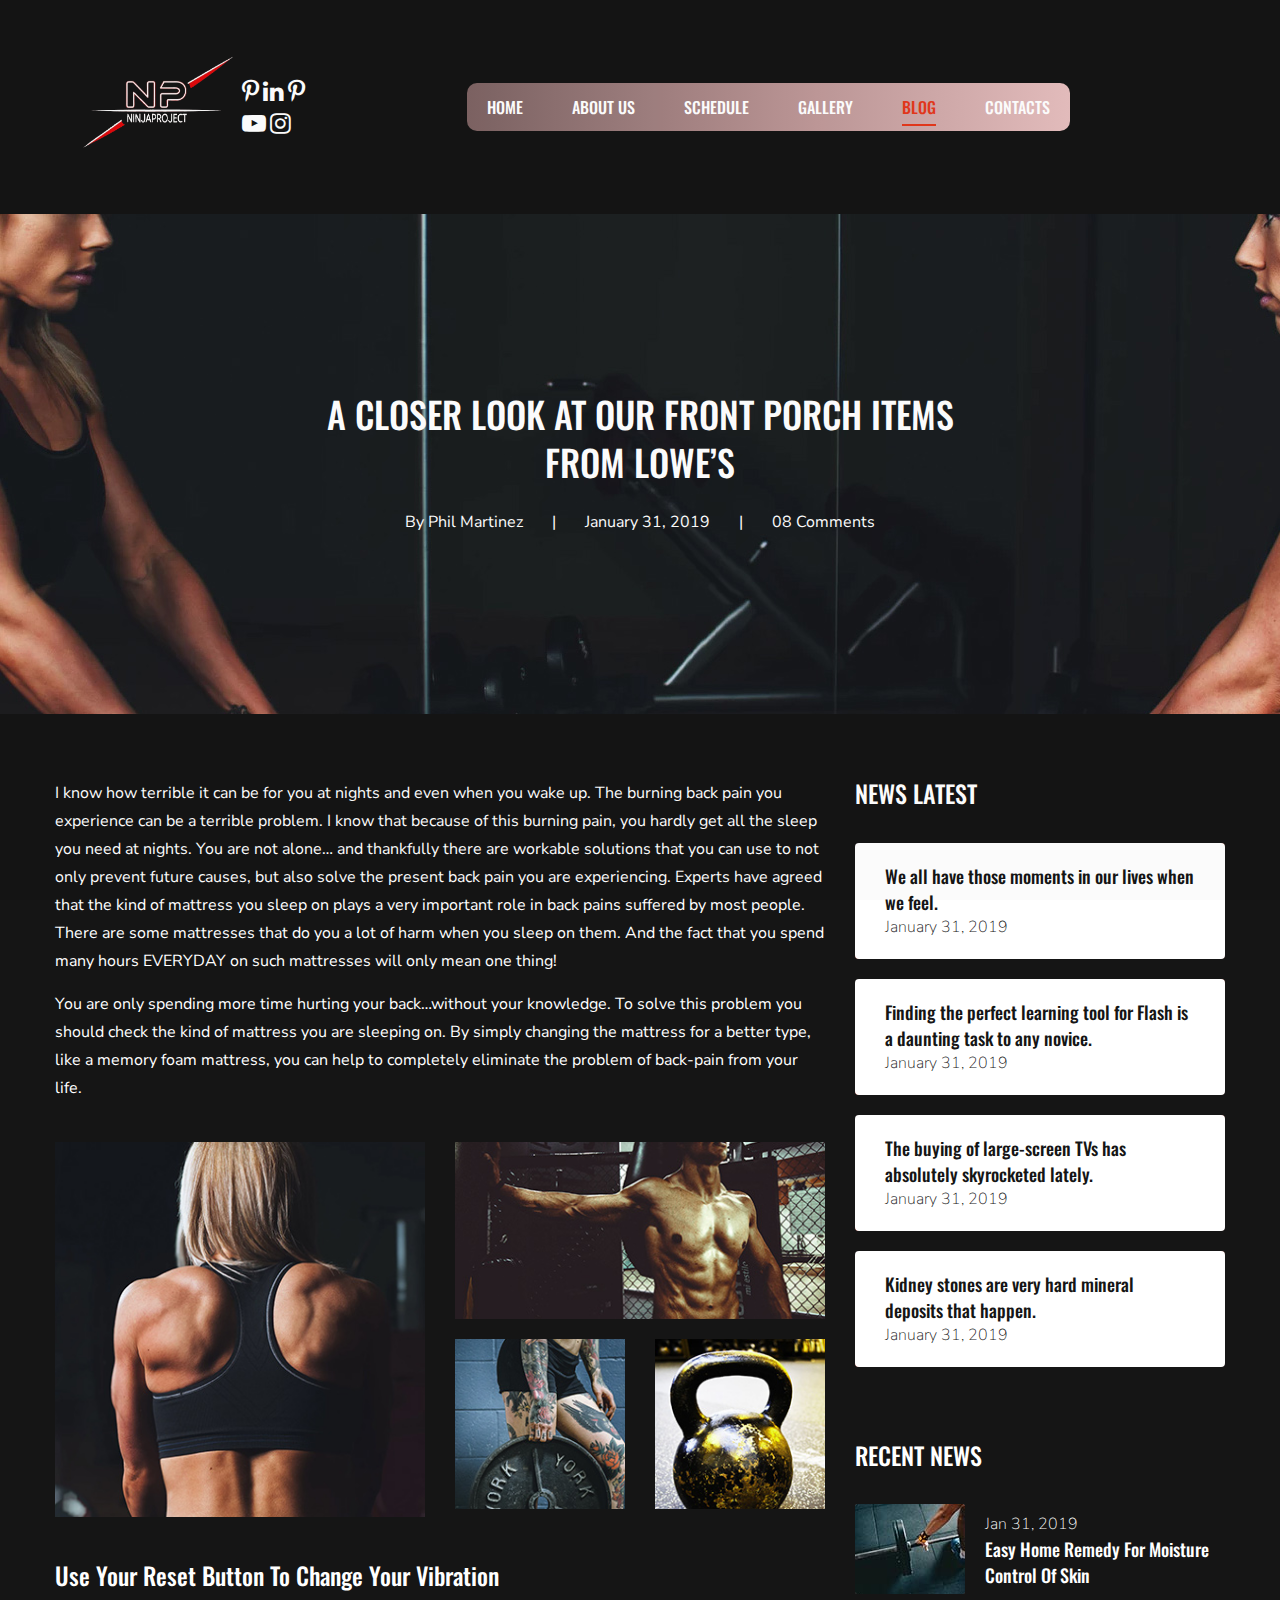
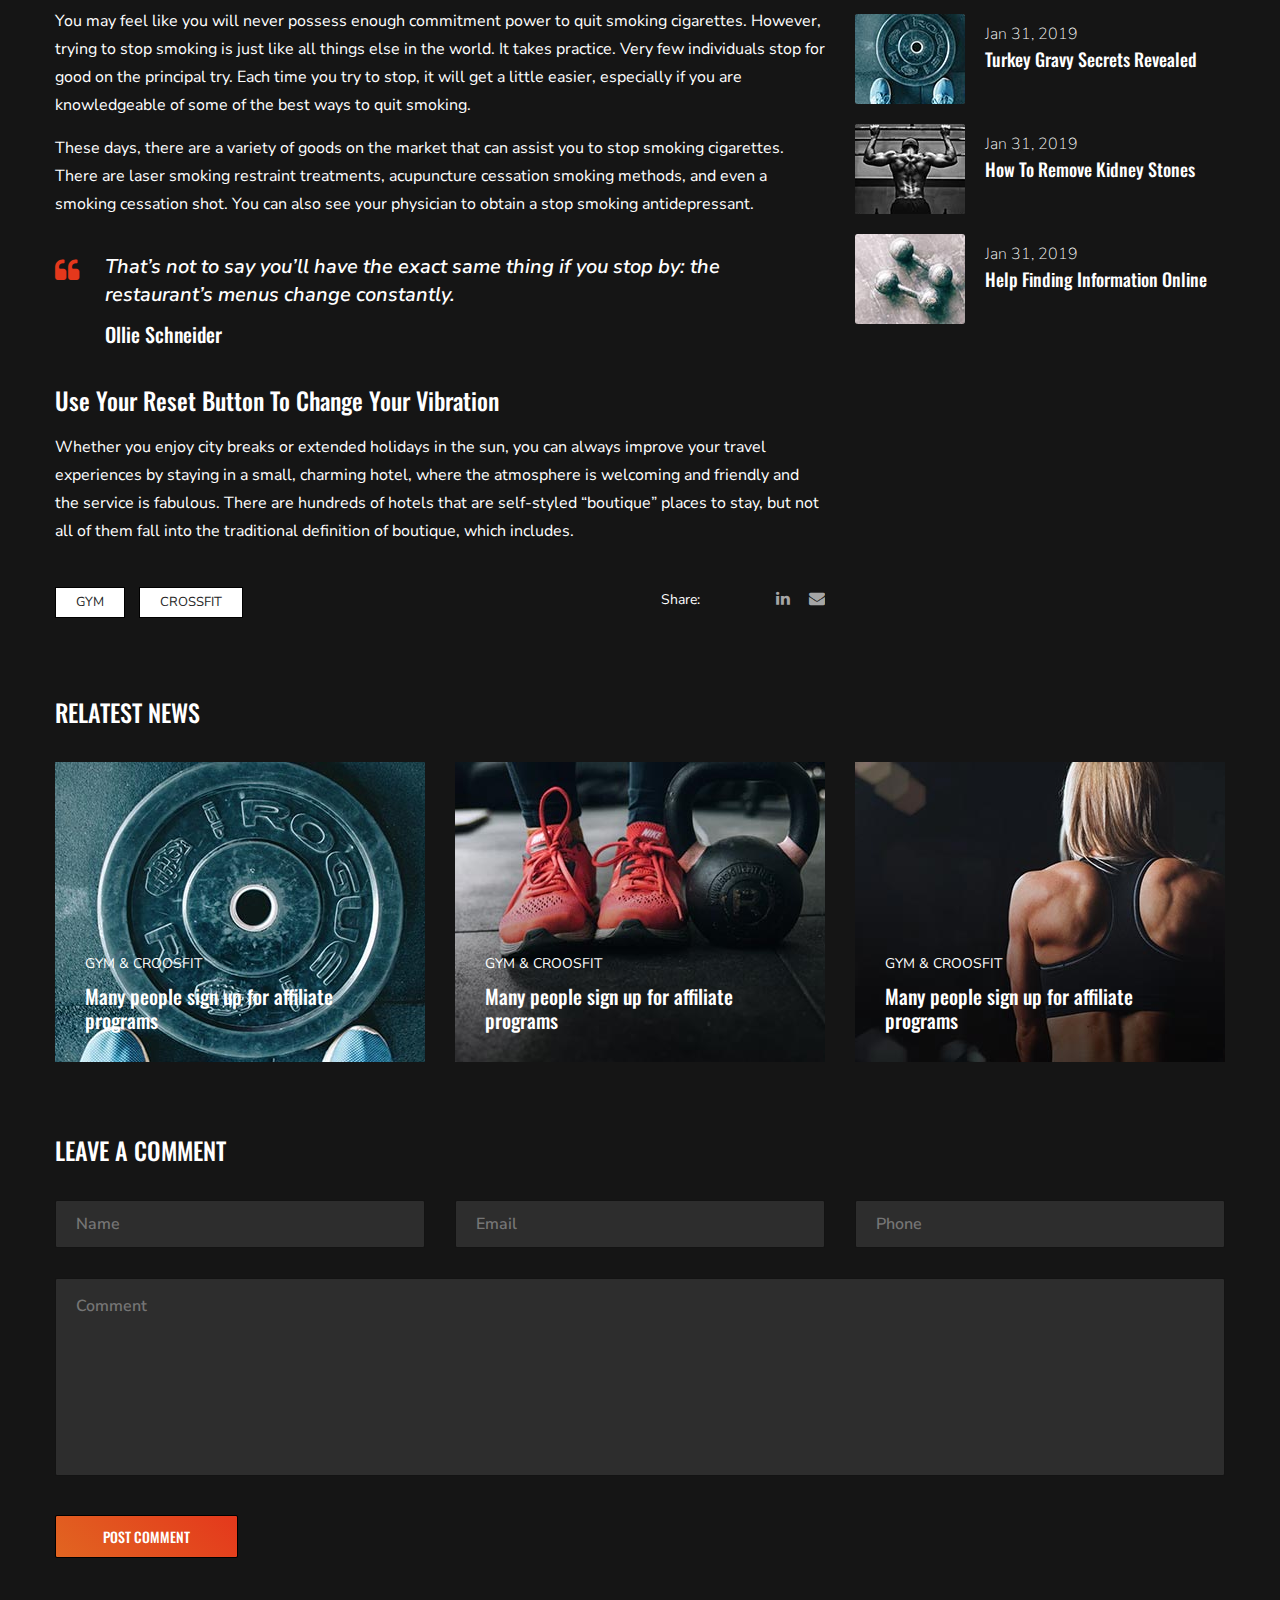
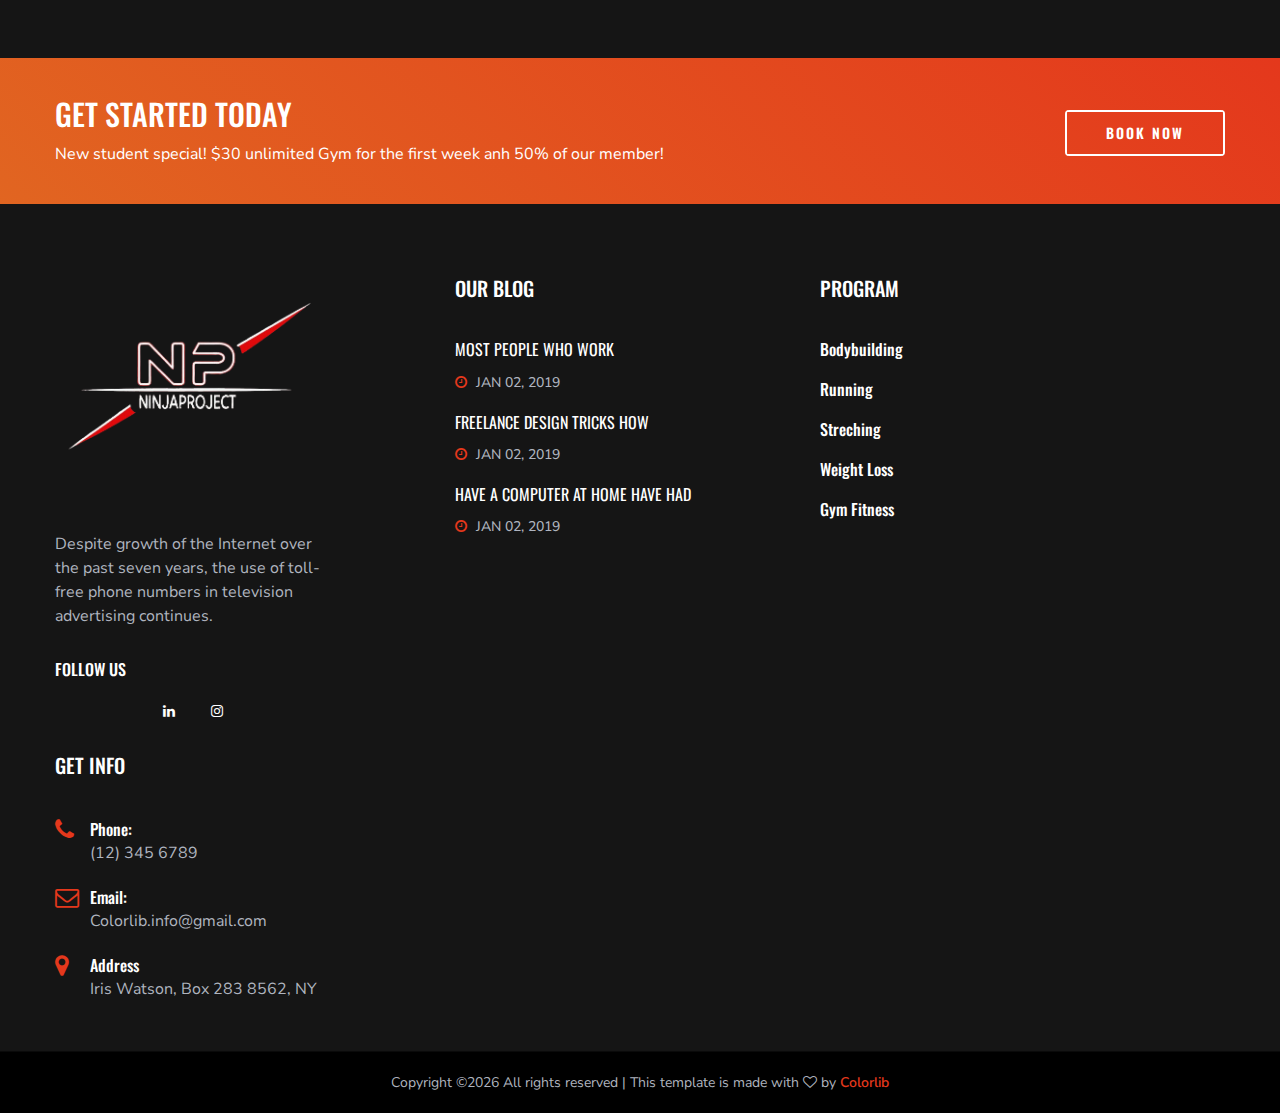
<file: blog-single.html>
<!DOCTYPE html>
<html lang="zxx">

<head>
    <meta charset="UTF-8">
    <meta name="description" content="Activitar Template">
    <meta name="keywords" content="Activitar, unica, creative, html">
    <meta name="viewport" content="width=device-width, initial-scale=1.0">
    <meta http-equiv="X-UA-Compatible" content="ie=edge">
    <title>Activitar | Template</title>

    <!-- Google Font -->
    <link href="https://fonts.googleapis.com/css?family=Nunito+Sans:400,600,700,800,900&display=swap" rel="stylesheet">
    <link href="https://fonts.googleapis.com/css?family=Oswald:300,400,500,600,700&display=swap" rel="stylesheet">

    <!-- Css Styles -->
    <link rel="stylesheet" href="css/bootstrap.min.css" type="text/css">
    <link rel="stylesheet" href="css/font-awesome.min.css" type="text/css">
    <link rel="stylesheet" href="css/elegant-icons.css" type="text/css">
    <link rel="stylesheet" href="css/nice-select.css" type="text/css">
    <link rel="stylesheet" href="css/owl.carousel.min.css" type="text/css">
    <link rel="stylesheet" href="css/magnific-popup.css" type="text/css">
    <link rel="stylesheet" href="css/slicknav.min.css" type="text/css">
    <link rel="stylesheet" href="css/style.css" type="text/css">
</head>

<body>
    <!-- Page Preloder -->
    <div id="preloder">
        <div class="loader"></div>
    </div>

    <!-- Header Section Begin -->
    <header class="header-section header-normal">
        <div class="container-fluid">
            <div class="logo">
                <a href="./index.html">
                    <img src="img/logo.png" alt="">
                </a>
            </div>
            <div class="top-social">
                <a href="#"><i class="fa fa-pinterest-p"></i></a>
                <a href="#"><i class="fa fa-linkedin"></i></a>
                <a href="#"><i class="fa fa-pinterest-p"></i></a>
                <a href="#"><i class="fa fa-youtube-play"></i></a>
                <a href="#"><i class="fa fa-instagram"></i></a>
            </div>
            <div class="container">
                <div class="nav-menu">
                    <nav class="mainmenu mobile-menu">
                        <ul>
                            <li><a href="./index.html">Home</a></li>
                            <li><a href="./about-us.html">About us</a></li>
                            <li><a href="./schedule.html">Schedule</a></li>
                            <li><a href="./gallery.html">Gallery</a></li>
                            <li class="active"><a href="./blog.html">Blog</a>
                                <ul class="dropdown">
                                    <li><a href="./about-us.html">About Us</a></li>
                                    <li><a href="./blog-single.html">Blog Details</a></li>
                                </ul>
                            </li>
                            <li><a href="./contact.html">Contacts</a></li>
                        </ul>
                    </nav>
                </div>
            </div>
            <div id="mobile-menu-wrap"></div>
        </div>
    </header>
    <!-- Header End -->

    <!-- Breadcrumb Section Begin -->
    <section class="blog-single-hero set-bg" data-setbg="img/blog-single-hero.jpg">
        <div class="container">
            <div class="row">
                <div class="col-xl-7 col-lg-7 m-auto text-center">
                    <div class="bs-hero-text">
                        <h2>A Closer Look At Our Front Porch Items From Lowe’s</h2>
                        <ul>
                            <li>By Phil Martinez</li>
                            <li>January 31, 2019</li>
                            <li>08 Comments</li>
                        </ul>
                    </div>
                </div>
            </div>
        </div>
    </section>
    <!-- Breadcrumb End -->

    <!-- Blog Single Section Begin -->
    <section class="blog-single-section spad">
        <div class="container">
            <div class="row">
                <div class="col-lg-8">
                    <div class="blog-single-text">
                        <div class="blog-text">
                            <p>I know how terrible it can be for you at nights and even when you wake up. The burning
                                back pain you experience can be a terrible problem. I know that because of this burning
                                pain, you hardly get all the sleep you need at nights. You are not alone… and thankfully
                                there are workable solutions that you can use to not only prevent future causes, but
                                also solve the present back pain you are experiencing. Experts have agreed that the kind
                                of mattress you sleep on plays a very important role in back pains suffered by most
                                people. There are some mattresses that do you a lot of harm when you sleep on them. And
                                the fact that you spend many hours EVERYDAY on such mattresses will only mean one thing!
                            </p>
                            <p>You are only spending more time hurting your back…without your knowledge. To solve this
                                problem you should check the kind of mattress you are sleeping on. By simply changing
                                the mattress for a better type, like a memory foam mattress, you can help to completely
                                eliminate the problem of back-pain from your life.</p>
                        </div>
                        <div class="blog-pic">
                            <div class="row">
                                <div class="col-lg-6">
                                    <img src="img/blog-single-1.jpg" alt="">
                                </div>
                                <div class="col-lg-6">
                                    <img src="img/blog-single-2.jpg" alt="">
                                    <div class="row">
                                        <div class="col-sm-6">
                                            <img src="img/blog-single-3.jpg" alt="">
                                        </div>
                                        <div class="col-sm-6">
                                            <img src="img/blog-single-4.jpg" alt="">
                                        </div>
                                    </div>
                                </div>
                            </div>
                        </div>
                        <div class="blog-title">
                            <h4>Use Your Reset Button To Change Your Vibration</h4>
                            <p>You may feel like you will never possess enough commitment power to quit smoking
                                cigarettes. However, trying to stop smoking is just like all things else in the world.
                                It takes practice. Very few individuals stop for good on the principal try. Each time
                                you try to stop, it will get a little easier, especially if you are knowledgeable of
                                some of the best ways to quit smoking.</p>
                            <p>These days, there are a variety of goods on the market that can assist you to stop
                                smoking cigarettes. There are laser smoking restraint treatments, acupuncture cessation
                                smoking methods, and even a smoking cessation shot. You can also see your physician to
                                obtain a stop smoking antidepressant. </p>
                        </div>
                        <div class="blog-quote">
                            <i class="fa fa-quote-left"></i>
                            <div class="quote-text">That’s not to say you’ll have the exact same thing if you stop by:
                                the restaurant’s menus change constantly.
                            </div>
                            <h5>Ollie Schneider</h5>
                        </div>
                        <div class="blog-more-title">
                            <h4>Use Your Reset Button To Change Your Vibration</h4>
                            <p>Whether you enjoy city breaks or extended holidays in the sun, you can always improve
                                your travel experiences by staying in a small, charming hotel, where the atmosphere is
                                welcoming and friendly and the service is fabulous. There are hundreds of hotels that
                                are self-styled “boutique” places to stay, but not all of them fall into the traditional
                                definition of boutique, which includes.</p>
                        </div>
                        <div class="blog-tag-share">
                            <div class="tags">
                                <a href="#">Gym</a>
                                <a href="#">Crossfit</a>
                            </div>
                            <div class="social-share">
                                <span>Share:</span>
                                <a href="#"><i class="fa fa-facebook"></i></a>
                                <a href="#"><i class="fa fa-twitter"></i></a>
                                <a href="#"><i class="fa fa-google-plus"></i></a>
                                <a href="#"><i class="fa fa-linkedin"></i></a>
                                <a href="#"><i class="fa fa-envelope"></i></a>
                            </div>
                        </div>
                    </div>
                </div>
                <div class="col-lg-4">
                    <div class="blog-single-sidebar">
                        <div class="bs-latest-news">
                            <h4>News Latest</h4>
                            <a href="#" class="bl-item set-bg" data-setbg="img/sidebar-latest.jpg">
                                <h5>We all have those moments in our lives when we feel.</h5>
                                <span>January 31, 2019</span>
                            </a>
                            <a href="#" class="bl-item set-bg" data-setbg="img/sidebar-latest.jpg">
                                <h5>Finding the perfect learning tool for Flash is a daunting task to any novice.</h5>
                                <span>January 31, 2019</span>
                            </a>
                            <a href="#" class="bl-item set-bg" data-setbg="img/sidebar-latest.jpg">
                                <h5>The buying of large-screen TVs has absolutely skyrocketed lately. </h5>
                                <span>January 31, 2019</span>
                            </a>
                            <a href="#" class="bl-item set-bg" data-setbg="img/sidebar-latest.jpg">
                                <h5>Kidney stones are very hard mineral deposits that happen.</h5>
                                <span>January 31, 2019</span>
                            </a>
                        </div>
                        <div class="bs-recent-news">
                            <h4>Recent News</h4>
                            <a href="#" class="br-item">
                                <div class="bi-pic">
                                    <img src="img/br-recent-1.jpg" alt="">
                                </div>
                                <div class="bi-text">
                                    <span>Jan 31, 2019</span>
                                    <h5>Easy Home Remedy For Moisture Control Of Skin</h5>
                                </div>
                            </a>
                            <a href="#" class="br-item">
                                <div class="bi-pic">
                                    <img src="img/br-recent-2.jpg" alt="">
                                </div>
                                <div class="bi-text">
                                    <span>Jan 31, 2019</span>
                                    <h5>Turkey Gravy Secrets Revealed</h5>
                                </div>
                            </a>
                            <a href="#" class="br-item">
                                <div class="bi-pic">
                                    <img src="img/br-recent-3.jpg" alt="">
                                </div>
                                <div class="bi-text">
                                    <span>Jan 31, 2019</span>
                                    <h5>How To Remove Kidney Stones</h5>
                                </div>
                            </a>
                            <a href="#" class="br-item">
                                <div class="bi-pic">
                                    <img src="img/br-recent-4.jpg" alt="">
                                </div>
                                <div class="bi-text">
                                    <span>Jan 31, 2019</span>
                                    <h5>Help Finding Information Online</h5>
                                </div>
                            </a>
                        </div>
                    </div>
                </div>
            </div>
            <div class="row">
                <div class="col-lg-12">
                    <div class="recent-news">
                        <h4>Relatest News</h4>
                        <div class="row">
                            <div class="col-lg-4">
                                <div class="recent-item set-bg" data-setbg="img/recent-1.jpg">
                                    <a href="#" class="recent-text">
                                        <div class="categories">Gym & Croosfit</div>
                                        <h5>Many people sign up for affiliate programs</h5>
                                    </a>
                                </div>
                            </div>
                            <div class="col-lg-4">
                                <div class="recent-item set-bg" data-setbg="img/recent-2.jpg">
                                    <a href="#" class="recent-text">
                                        <div class="categories">Gym & Croosfit</div>
                                        <h5>Many people sign up for affiliate programs</h5>
                                    </a>
                                </div>
                            </div>
                            <div class="col-lg-4">
                                <div class="recent-item set-bg" data-setbg="img/recent-3.jpg">
                                    <a href="#" class="recent-text">
                                        <div class="categories">Gym & Croosfit</div>
                                        <h5>Many people sign up for affiliate programs</h5>
                                    </a>
                                </div>
                            </div>
                        </div>
                    </div>
                    <div class="leave-comment-form">
                        <h4>Leave A Comment</h4>
                        <form action="#">
                            <div class="row">
                                <div class="col-lg-4">
                                    <input type="text" placeholder="Name">
                                </div>
                                <div class="col-lg-4">
                                    <input type="text" placeholder="Email">
                                </div>
                                <div class="col-lg-4">
                                    <input type="text" placeholder="Phone">
                                </div>
                                <div class="col-lg-12">
                                    <textarea placeholder="Comment"></textarea>
                                    <button type="submit" class="leave-btn">Post Comment</button>
                                </div>
                            </div>
                        </form>
                    </div>
                </div>
            </div>
        </div>
    </section>
    <!-- Blog Single Section End -->

    <!-- Cta Section Begin -->
    <section class="cta-section">
        <div class="container">
            <div class="row">
                <div class="col-lg-12">
                    <div class="cta-text">
                        <h3>GeT Started Today</h3>
                        <p>New student special! $30 unlimited Gym for the first week anh 50% of our member!</p>
                    </div>
                    <a href="#" class="primary-btn cta-btn">book now</a>
                </div>
            </div>
        </div>
    </section>
    <!-- Cta Section End -->

    <!-- Footer Section Begin -->
    <footer class="footer-section">
        <div class="container">
            <div class="row">
                <div class="col-lg-3">
                    <div class="footer-logo-item">
                        <div class="f-logo">
                            <a href="#"><img src="img/logo.png" alt=""></a>
                        </div>
                        <p>Despite growth of the Internet over the past seven years, the use of toll-free phone numbers
                            in television advertising continues.</p>
                        <div class="social-links">
                            <h6>Follow us</h6>
                            <a href="#"><i class="fa fa-facebook"></i></a>
                            <a href="#"><i class="fa fa-twitter"></i></a>
                            <a href="#"><i class="fa fa-google-plus"></i></a>
                            <a href="#"><i class="fa fa-linkedin"></i></a>
                            <a href="#"><i class="fa fa-instagram"></i></a>
                        </div>
                    </div>
                </div>
                <div class="col-lg-3 offset-lg-1">
                    <div class="footer-widget">
                        <h5>Our Blog</h5>
                        <div class="footer-blog">
                            <a href="#" class="fb-item">
                                <h6>Most people who work</h6>
                                <span class="blog-time"><i class="fa fa-clock-o"></i> Jan 02, 2019</span>
                            </a>
                            <a href="#" class="fb-item">
                                <h6>Freelance Design Tricks How </h6>
                                <span class="blog-time"><i class="fa fa-clock-o"></i> Jan 02, 2019</span>
                            </a>
                            <a href="#" class="fb-item">
                                <h6>have a computer at home have had </h6>
                                <span class="blog-time"><i class="fa fa-clock-o"></i> Jan 02, 2019</span>
                            </a>
                        </div>
                    </div>
                </div>
                <div class="col-lg-2">
                    <div class="footer-widget">
                        <h5>Program</h5>
                        <ul class="workout-program">
                            <li><a href="#">Bodybuilding</a></li>
                            <li><a href="#">Running</a></li>
                            <li><a href="#">Streching</a></li>
                            <li><a href="#">Weight Loss</a></li>
                            <li><a href="#">Gym Fitness</a></li>
                        </ul>
                    </div>
                </div>
                <div class="col-lg-3">
                    <div class="footer-widget">
                        <h5>Get Info</h5>
                        <ul class="footer-info">
                            <li>
                                <i class="fa fa-phone"></i>
                                <span>Phone:</span>
                                (12) 345 6789
                            </li>
                            <li>
                                <i class="fa fa-envelope-o"></i>
                                <span>Email:</span>
                                Colorlib.info@gmail.com
                            </li>
                            <li>
                                <i class="fa fa-map-marker"></i>
                                <span>Address</span>
                                Iris Watson, Box 283 8562, NY
                            </li>
                        </ul>
                    </div>
                </div>
            </div>
        </div>
        <div class="copyright-text">
            <div class="container">
                <div class="row">
                    <div class="col-lg-12 text-center">
                        <div class="ct-inside"><!-- Link back to Colorlib can't be removed. Template is licensed under CC BY 3.0. -->
Copyright &copy;<script>document.write(new Date().getFullYear());</script> All rights reserved | This template is made with <i class="fa fa-heart-o" aria-hidden="true"></i> by <a href="https://colorlib.com" target="_blank">Colorlib</a>
<!-- Link back to Colorlib can't be removed. Template is licensed under CC BY 3.0. --></div>
                    </div>
                </div>
            </div>
        </div>
    </footer>
    <!-- Footer Section End -->

    <!-- Js Plugins -->
    <script src="js/jquery-3.3.1.min.js"></script>
    <script src="js/bootstrap.min.js"></script>
    <script src="js/jquery.magnific-popup.min.js"></script>
    <script src="js/mixitup.min.js"></script>
    <script src="js/jquery.nice-select.min.js"></script>
    <script src="js/jquery.slicknav.js"></script>
    <script src="js/owl.carousel.min.js"></script>
    <script src="js/masonry.pkgd.min.js"></script>
    <script src="js/main.js"></script>
</body>

</html>
</file>
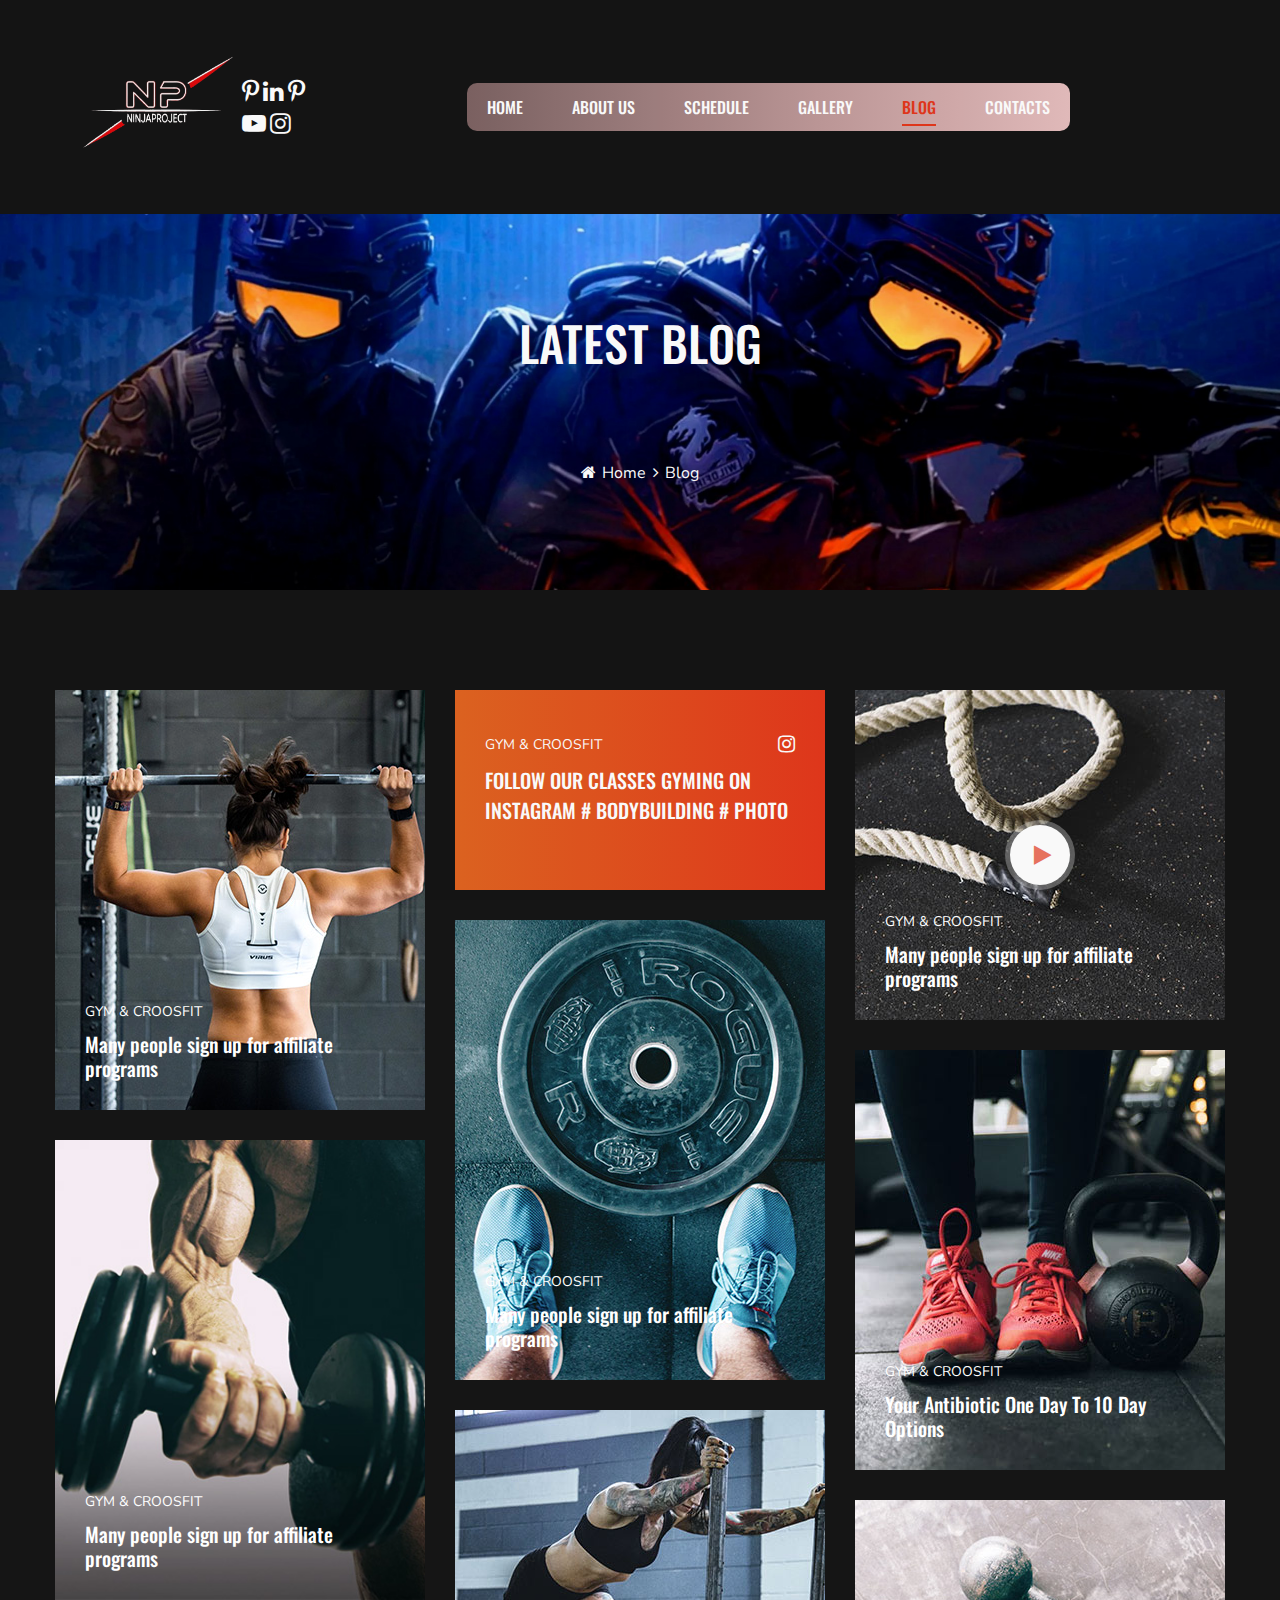
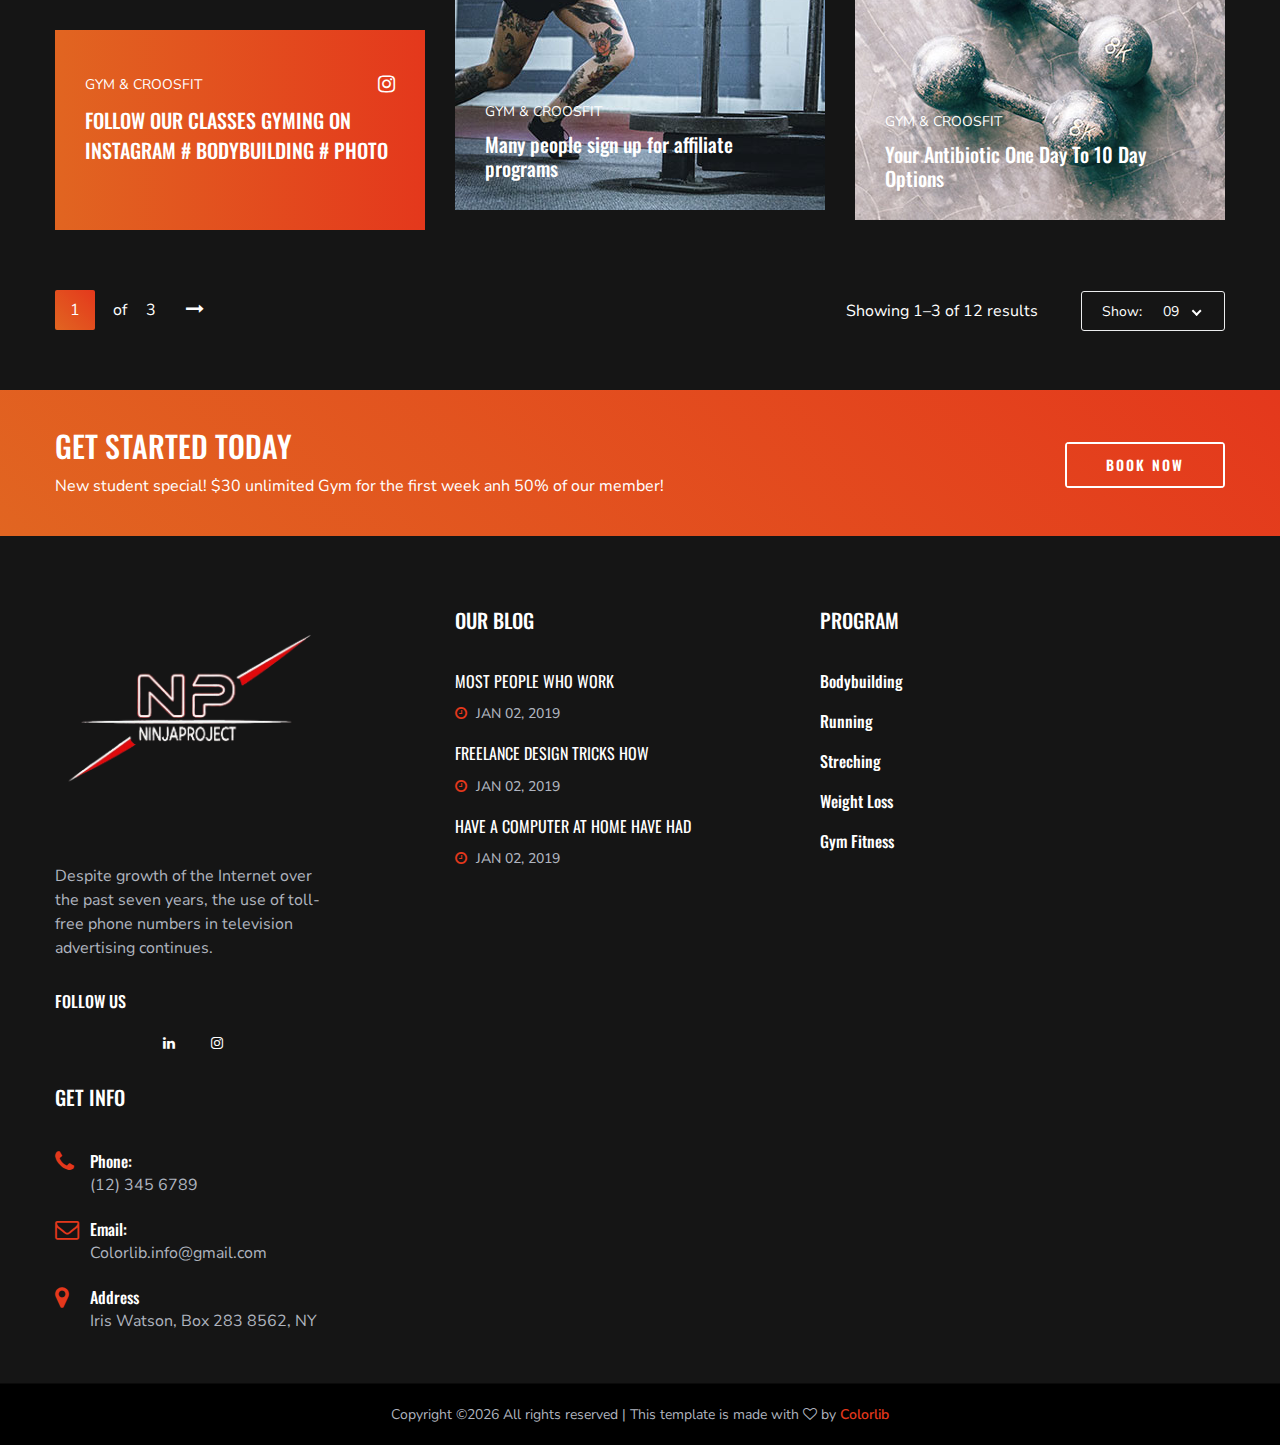
<file: blog.html>
<!DOCTYPE html>
<html lang="zxx">

<head>
    <meta charset="UTF-8">
    <meta name="description" content="Activitar Template">
    <meta name="keywords" content="Activitar, unica, creative, html">
    <meta name="viewport" content="width=device-width, initial-scale=1.0">
    <meta http-equiv="X-UA-Compatible" content="ie=edge">
    <title>Activitar | Template</title>

    <!-- Google Font -->
    <link href="https://fonts.googleapis.com/css?family=Nunito+Sans:400,600,700,800,900&display=swap" rel="stylesheet">
    <link href="https://fonts.googleapis.com/css?family=Oswald:300,400,500,600,700&display=swap" rel="stylesheet">

    <!-- Css Styles -->
    <link rel="stylesheet" href="css/bootstrap.min.css" type="text/css">
    <link rel="stylesheet" href="css/font-awesome.min.css" type="text/css">
    <link rel="stylesheet" href="css/elegant-icons.css" type="text/css">
    <link rel="stylesheet" href="css/nice-select.css" type="text/css">
    <link rel="stylesheet" href="css/owl.carousel.min.css" type="text/css">
    <link rel="stylesheet" href="css/magnific-popup.css" type="text/css">
    <link rel="stylesheet" href="css/slicknav.min.css" type="text/css">
    <link rel="stylesheet" href="css/style.css" type="text/css">
</head>

<body>
    <!-- Page Preloder -->
    <div id="preloder">
        <div class="loader"></div>
    </div>

    <!-- Header Section Begin -->
    <header class="header-section header-normal">
        <div class="container-fluid">
            <div class="logo">
                <a href="./index.html">
                    <img src="img/logo.png" alt="">
                </a>
            </div>
            <div class="top-social">
                <a href="#"><i class="fa fa-pinterest-p"></i></a>
                <a href="#"><i class="fa fa-linkedin"></i></a>
                <a href="#"><i class="fa fa-pinterest-p"></i></a>
                <a href="#"><i class="fa fa-youtube-play"></i></a>
                <a href="#"><i class="fa fa-instagram"></i></a>
            </div>
            <div class="container">
                <div class="nav-menu">
                    <nav class="mainmenu mobile-menu">
                        <ul>
                            <li><a href="./index.html">Home</a></li>
                            <li><a href="./about-us.html">About us</a></li>
                            <li><a href="./schedule.html">Schedule</a></li>
                            <li><a href="./gallery.html">Gallery</a></li>
                            <li class="active"><a href="./blog.html">Blog</a>
                                <ul class="dropdown">
                                    <li><a href="./about-us.html">About Us</a></li>
                                    <li><a href="./blog-single.html">Blog Details</a></li>
                                </ul>
                            </li>
                            <li><a href="./contact.html">Contacts</a></li>
                        </ul>
                    </nav>
                </div>
            </div>
            <div id="mobile-menu-wrap"></div>
        </div>
    </header>
    <!-- Header End -->

    <!-- Breadcrumb Section Begin -->
    <section class="breadcrumb-section set-bg spad" data-setbg="img/about-bread.jpg">
        <div class="container">
            <div class="row">
                <div class="col-lg-12">
                    <div class="breadcrumb-text">
                        <h2>Latest Blog</h2>
                        <div class="breadcrumb-controls">
                            <a href="#"><i class="fa fa-home"></i> Home</a>
                            <span>Blog</span>
                        </div>
                    </div>
                </div>
            </div>
        </div>
    </section>
    <!-- Breadcrumb End -->

    <!-- Blog Section Begin -->
        <section class="blog-section blog-page spad">
        <div class="container">
            <div class="row blog-gird">
                <div class="grid-sizer"></div>
                <div class="col-lg-4 col-md-6 grid-item">
                    <div class="blog-item large-item set-bg" data-setbg="img/blog/blog-1.jpg">
                        <a href="blog-single.html" class="blog-text">
                            <div class="categories">Gym & Croosfit</div>
                            <h5>Many people sign up for affiliate programs</h5>
                        </a>
                    </div>
                </div>
                <div class="col-lg-4 col-md-6 grid-item">
                    <div class="blog-item instagram-item">
                        <a href="#" class="instagram-text">
                            <div class="categories">Gym & Croosfit <i class="fa fa-instagram"></i></div>
                            <h5>Follow Our Classes Gyming on Instagram # BodyBuilding # photo</h5>
                        </a>
                    </div>
                </div>
                <div class="col-lg-4 col-md-6 grid-item">
                    <div class="blog-item sm-item set-bg" data-setbg="img/blog/blog-page-3.jpg">
                        <a href="blog-single.html" class="blog-text">
                            <div class="categories">Gym & Croosfit</div>
                            <h5>Many people sign up for affiliate programs</h5>
                        </a>
                        <div class="play-btn">
                            <a href="https://www.youtube.com/watch?v=X_9VoqR5ojM" class="play-in-btn video-popup">
                                <i class="fa fa-play"></i>
                            </a>
                        </div>
                    </div>
                </div>
                <div class="col-lg-4 col-md-6 grid-item">
                    <div class="blog-item large-item xls-large set-bg" data-setbg="img/blog/blog-3.jpg">
                        <a href="blog-single.html" class="blog-text">
                            <div class="categories">Gym & Croosfit</div>
                            <h5>Many people sign up for affiliate programs</h5>
                        </a>
                    </div>
                </div>
                <div class="col-lg-4 col-md-6 grid-item">
                    <div class="blog-item large-item set-bg" data-setbg="img/blog/blog-page-4.jpg">
                        <a href="blog-single.html" class="blog-text">
                            <div class="categories">Gym & Croosfit</div>
                            <h5>Your Antibiotic One Day To 10 Day Options</h5>
                        </a>
                    </div>
                </div>
                <div class="col-lg-4 col-md-6 grid-item">
                    <div class="blog-item large-item xls-large set-bg" data-setbg="img/blog/blog-page-1.jpg">
                        <a href="blog-single.html" class="blog-text">
                            <div class="categories">Gym & Croosfit</div>
                            <h5>Many people sign up for affiliate programs</h5>
                        </a>
                    </div>
                </div>
                <div class="col-lg-4 col-md-6 grid-item">
                    <div class="blog-item large-item m-item set-bg" data-setbg="img/blog/blog-page-2.jpg">
                        <a href="blog-single.html" class="blog-text">
                            <div class="categories">Gym & Croosfit</div>
                            <h5>Many people sign up for affiliate programs</h5>
                        </a>
                    </div>
                </div>
                
                <div class="col-lg-4 col-md-6 grid-item">
                    <div class="blog-item sms-item set-bg" data-setbg="img/blog/blog-page-5.jpg">
                        <a href="blog-single.html" class="blog-text">
                            <div class="categories">Gym & Croosfit</div>
                            <h5>Your Antibiotic One Day To 10 Day Options</h5>
                        </a>
                    </div>
                </div>
                <div class="col-lg-4 col-md-6 grid-item">
                    <div class="blog-item instagram-item">
                        <a href="#" class="instagram-text">
                            <div class="categories">Gym & Croosfit <i class="fa fa-instagram"></i></div>
                            <h5>Follow Our Classes Gyming on Instagram # BodyBuilding # photo</h5>
                        </a>
                    </div>
                </div>
            </div>
            <div class="blog-option">
                <div class="blog-pagination">
                    <a href="#" class="active">1</a>
                    of
                    <a href="#">3</a>
                    <a href="#"><i class="fa fa-long-arrow-right"></i></a>
                </div>
                <div class="blog-option-right">
                    <div class="blog-result">Showing 1–3 of 12 results</div>
                    <div class="show-result">
                        <p>Show:</p>
                        <select class="show-result-select">
                            <option value="">09</option>
                            <option value="">19</option>
                            <option value="">29</option>
                        </select>
                    </div>
                </div>
            </div>
        </div>
    </section>
    <!-- Blog Section End -->

    <!-- Cta Section Begin -->
    <section class="cta-section">
        <div class="container">
            <div class="row">
                <div class="col-lg-12">
                    <div class="cta-text">
                        <h3>GeT Started Today</h3>
                        <p>New student special! $30 unlimited Gym for the first week anh 50% of our member!</p>
                    </div>
                    <a href="#" class="primary-btn cta-btn">book now</a>
                </div>
            </div>
        </div>
    </section>
    <!-- Cta Section End -->

    <!-- Footer Section Begin -->
    <footer class="footer-section">
        <div class="container">
            <div class="row">
                <div class="col-lg-3">
                    <div class="footer-logo-item">
                        <div class="f-logo">
                            <a href="#"><img src="img/logo.png" alt=""></a>
                        </div>
                        <p>Despite growth of the Internet over the past seven years, the use of toll-free phone numbers
                            in television advertising continues.</p>
                        <div class="social-links">
                            <h6>Follow us</h6>
                            <a href="#"><i class="fa fa-facebook"></i></a>
                            <a href="#"><i class="fa fa-twitter"></i></a>
                            <a href="#"><i class="fa fa-google-plus"></i></a>
                            <a href="#"><i class="fa fa-linkedin"></i></a>
                            <a href="#"><i class="fa fa-instagram"></i></a>
                        </div>
                    </div>
                </div>
                <div class="col-lg-3 offset-lg-1">
                    <div class="footer-widget">
                        <h5>Our Blog</h5>
                        <div class="footer-blog">
                            <a href="#" class="fb-item">
                                <h6>Most people who work</h6>
                                <span class="blog-time"><i class="fa fa-clock-o"></i> Jan 02, 2019</span>
                            </a>
                            <a href="#" class="fb-item">
                                <h6>Freelance Design Tricks How </h6>
                                <span class="blog-time"><i class="fa fa-clock-o"></i> Jan 02, 2019</span>
                            </a>
                            <a href="#" class="fb-item">
                                <h6>have a computer at home have had </h6>
                                <span class="blog-time"><i class="fa fa-clock-o"></i> Jan 02, 2019</span>
                            </a>
                        </div>
                    </div>
                </div>
                <div class="col-lg-2">
                    <div class="footer-widget">
                        <h5>Program</h5>
                        <ul class="workout-program">
                            <li><a href="#">Bodybuilding</a></li>
                            <li><a href="#">Running</a></li>
                            <li><a href="#">Streching</a></li>
                            <li><a href="#">Weight Loss</a></li>
                            <li><a href="#">Gym Fitness</a></li>
                        </ul>
                    </div>
                </div>
                <div class="col-lg-3">
                    <div class="footer-widget">
                        <h5>Get Info</h5>
                        <ul class="footer-info">
                            <li>
                                <i class="fa fa-phone"></i>
                                <span>Phone:</span>
                                (12) 345 6789
                            </li>
                            <li>
                                <i class="fa fa-envelope-o"></i>
                                <span>Email:</span>
                                Colorlib.info@gmail.com
                            </li>
                            <li>
                                <i class="fa fa-map-marker"></i>
                                <span>Address</span>
                                Iris Watson, Box 283 8562, NY
                            </li>
                        </ul>
                    </div>
                </div>
            </div>
        </div>
        <div class="copyright-text">
            <div class="container">
                <div class="row">
                    <div class="col-lg-12 text-center">
                        <div class="ct-inside"><!-- Link back to Colorlib can't be removed. Template is licensed under CC BY 3.0. -->
Copyright &copy;<script>document.write(new Date().getFullYear());</script> All rights reserved | This template is made with <i class="fa fa-heart-o" aria-hidden="true"></i> by <a href="https://colorlib.com" target="_blank">Colorlib</a>
<!-- Link back to Colorlib can't be removed. Template is licensed under CC BY 3.0. --> </div>
                    </div>
                </div>
            </div>
        </div>
    </footer>
    <!-- Footer Section End -->

    <!-- Js Plugins -->
    <script src="js/jquery-3.3.1.min.js"></script>
    <script src="js/bootstrap.min.js"></script>
    <script src="js/jquery.magnific-popup.min.js"></script>
    <script src="js/mixitup.min.js"></script>
    <script src="js/jquery.nice-select.min.js"></script>
    <script src="js/jquery.slicknav.js"></script>
    <script src="js/owl.carousel.min.js"></script>
    <script src="js/masonry.pkgd.min.js"></script>
    <script src="js/main.js"></script>
</body>

</html>
</file>
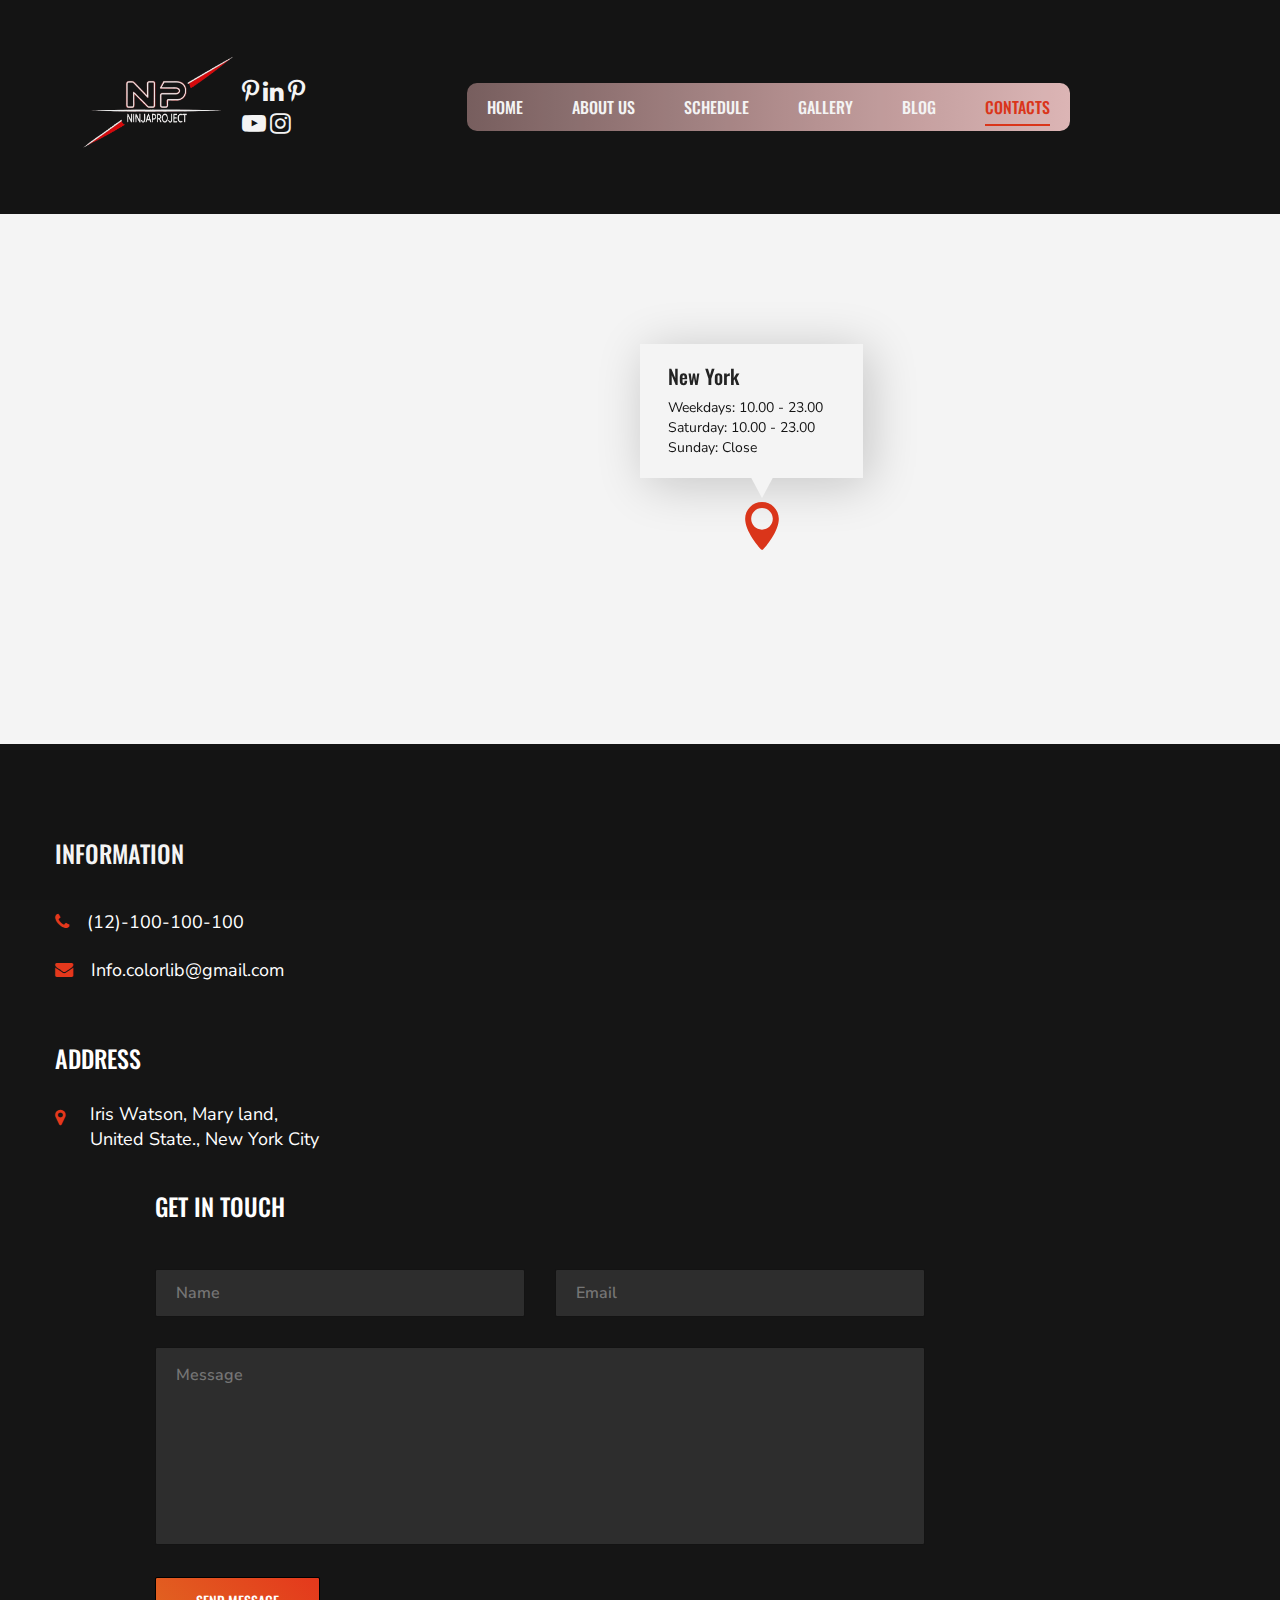
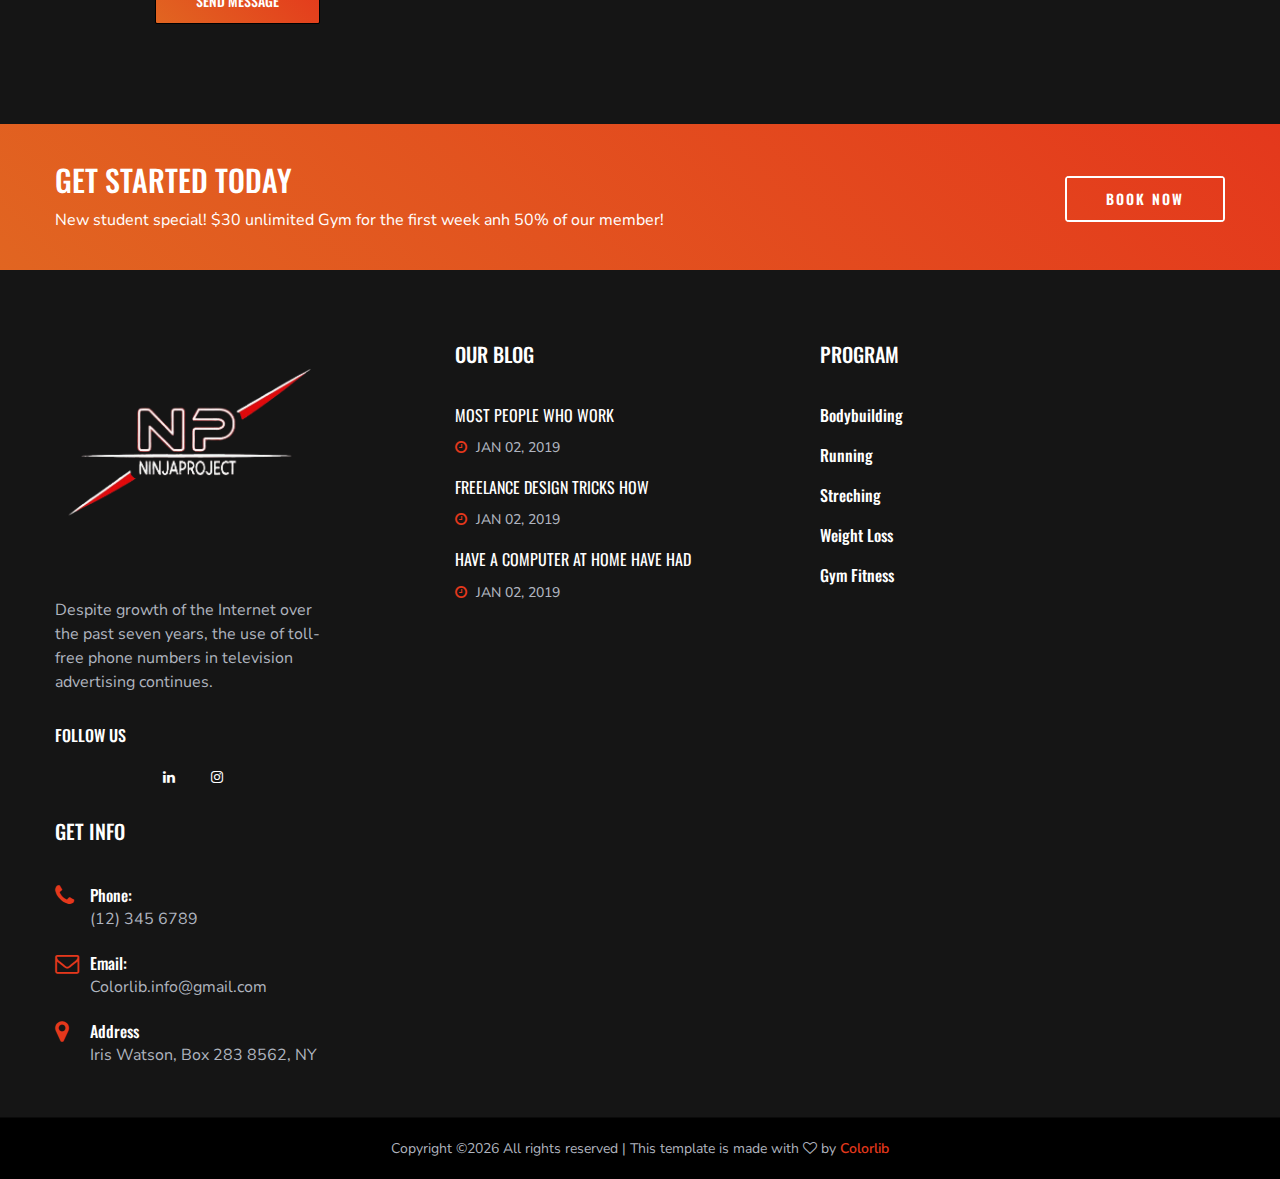
<file: contact.html>
<!DOCTYPE html>
<html lang="zxx">

<head>
    <meta charset="UTF-8">
    <meta name="description" content="Activitar Template">
    <meta name="keywords" content="Activitar, unica, creative, html">
    <meta name="viewport" content="width=device-width, initial-scale=1.0">
    <meta http-equiv="X-UA-Compatible" content="ie=edge">
    <title>Activitar | Template</title>

    <!-- Google Font -->
    <link href="https://fonts.googleapis.com/css?family=Nunito+Sans:400,600,700,800,900&display=swap" rel="stylesheet">
    <link href="https://fonts.googleapis.com/css?family=Oswald:300,400,500,600,700&display=swap" rel="stylesheet">

    <!-- Css Styles -->
    <link rel="stylesheet" href="css/bootstrap.min.css" type="text/css">
    <link rel="stylesheet" href="css/font-awesome.min.css" type="text/css">
    <link rel="stylesheet" href="css/elegant-icons.css" type="text/css">
    <link rel="stylesheet" href="css/nice-select.css" type="text/css">
    <link rel="stylesheet" href="css/owl.carousel.min.css" type="text/css">
    <link rel="stylesheet" href="css/magnific-popup.css" type="text/css">
    <link rel="stylesheet" href="css/slicknav.min.css" type="text/css">
    <link rel="stylesheet" href="css/style.css" type="text/css">
</head>

<body>
    <!-- Page Preloder -->
    <div id="preloder">
        <div class="loader"></div>
    </div>

    <!-- Header Section Begin -->
    <header class="header-section header-normal">
        <div class="container-fluid">
            <div class="logo">
                <a href="./index.html">
                    <img src="img/logo.png" alt="">
                </a>
            </div>
            <div class="top-social">
                <a href="#"><i class="fa fa-pinterest-p"></i></a>
                <a href="#"><i class="fa fa-linkedin"></i></a>
                <a href="#"><i class="fa fa-pinterest-p"></i></a>
                <a href="#"><i class="fa fa-youtube-play"></i></a>
                <a href="#"><i class="fa fa-instagram"></i></a>
            </div>
            <div class="container">
                <div class="nav-menu">
                    <nav class="mainmenu mobile-menu">
                        <ul>
                            <li><a href="./index.html">Home</a></li>
                            <li><a href="./about-us.html">About us</a></li>
                            <li><a href="./schedule.html">Schedule</a></li>
                            <li><a href="./gallery.html">Gallery</a></li>
                            <li><a href="./blog.html">Blog</a>
                                <ul class="dropdown">
                                    <li><a href="./about-us.html">About Us</a></li>
                                    <li><a href="./blog-single.html">Blog Details</a></li>
                                </ul>
                            </li>
                            <li class="active"><a href="./contact.html">Contacts</a></li>
                        </ul>
                    </nav>
                </div>
            </div>
            <div id="mobile-menu-wrap"></div>
        </div>
    </header>
    <!-- Header End -->

    <!-- Map Section Begin -->
    <div class="contact-map">
        <iframe
            src="https://www.google.com/maps/embed?pb=!1m10!1m8!1m3!1d188618.51311104256!2d-71.236572!3d42.381647!3m2!1i1024!2i768!4f13.1!5e0!3m2!1sen!2sbd!4v1576756626784!5m2!1sen!2sbd"
            height="530" style="border: 0" allowfullscreen=""></iframe>
        <div class="map-hover">
            <h5>New York</h5>
            <ul>
                <li>Weekdays: 10.00 - 23.00</li>
                <li>Saturday: 10.00 - 23.00</li>
                <li>Sunday: Close</li>
            </ul>
            <i class="icon_pin"></i>
        </div>
    </div>
    <!-- Map Section End -->

    <!-- Contact Section Begin -->
    <section class="contact-section spad">
        <div class="container">
            <div class="row">
                <div class="col-lg-3">
                    <div class="contact-info">
                        <h4>Information</h4>
                        <ul>
                            <li><i class="fa fa-phone"></i>(12)-100-100-100</li>
                            <li><i class="fa fa-envelope"></i>Info.colorlib@gmail.com</li>
                        </ul>
                    </div>
                    <div class="contact-address">
                        <h4>Address</h4>
                        <ul>
                            <li><i class="fa fa-map-marker"></i> Iris Watson, Mary land, United State., New York City
                            </li>
                        </ul>
                    </div>
                </div>
                <div class="col-lg-8 offset-lg-1">
                    <div class="contact-form">
                        <h4>Get in touch</h4>
                        <form action="#">
                            <div class="row">
                                <div class="col-lg-6">
                                    <input type="text" placeholder="Name">
                                </div>
                                <div class="col-lg-6">
                                    <input type="text" placeholder="Email">
                                </div>
                                <div class="col-lg-12">
                                    <textarea placeholder="Message"></textarea>
                                    <button type="submit" class="c-btn">Send Message</button>
                                </div>
                            </div>
                        </form>
                    </div>
                </div>
            </div>
        </div>
    </section>
    <!-- Contact Section End -->

    <!-- Cta Section Begin -->
    <section class="cta-section">
        <div class="container">
            <div class="row">
                <div class="col-lg-12">
                    <div class="cta-text">
                        <h3>GeT Started Today</h3>
                        <p>New student special! $30 unlimited Gym for the first week anh 50% of our member!</p>
                    </div>
                    <a href="#" class="primary-btn cta-btn">book now</a>
                </div>
            </div>
        </div>
    </section>
    <!-- Cta Section End -->

    <!-- Footer Section Begin -->
    <footer class="footer-section">
        <div class="container">
            <div class="row">
                <div class="col-lg-3">
                    <div class="footer-logo-item">
                        <div class="f-logo">
                            <a href="#"><img src="img/logo.png" alt=""></a>
                        </div>
                        <p>Despite growth of the Internet over the past seven years, the use of toll-free phone numbers
                            in television advertising continues.</p>
                        <div class="social-links">
                            <h6>Follow us</h6>
                            <a href="#"><i class="fa fa-facebook"></i></a>
                            <a href="#"><i class="fa fa-twitter"></i></a>
                            <a href="#"><i class="fa fa-google-plus"></i></a>
                            <a href="#"><i class="fa fa-linkedin"></i></a>
                            <a href="#"><i class="fa fa-instagram"></i></a>
                        </div>
                    </div>
                </div>
                <div class="col-lg-3 offset-lg-1">
                    <div class="footer-widget">
                        <h5>Our Blog</h5>
                        <div class="footer-blog">
                            <a href="#" class="fb-item">
                                <h6>Most people who work</h6>
                                <span class="blog-time"><i class="fa fa-clock-o"></i> Jan 02, 2019</span>
                            </a>
                            <a href="#" class="fb-item">
                                <h6>Freelance Design Tricks How </h6>
                                <span class="blog-time"><i class="fa fa-clock-o"></i> Jan 02, 2019</span>
                            </a>
                            <a href="#" class="fb-item">
                                <h6>have a computer at home have had </h6>
                                <span class="blog-time"><i class="fa fa-clock-o"></i> Jan 02, 2019</span>
                            </a>
                        </div>
                    </div>
                </div>
                <div class="col-lg-2">
                    <div class="footer-widget">
                        <h5>Program</h5>
                        <ul class="workout-program">
                            <li><a href="#">Bodybuilding</a></li>
                            <li><a href="#">Running</a></li>
                            <li><a href="#">Streching</a></li>
                            <li><a href="#">Weight Loss</a></li>
                            <li><a href="#">Gym Fitness</a></li>
                        </ul>
                    </div>
                </div>
                <div class="col-lg-3">
                    <div class="footer-widget">
                        <h5>Get Info</h5>
                        <ul class="footer-info">
                            <li>
                                <i class="fa fa-phone"></i>
                                <span>Phone:</span>
                                (12) 345 6789
                            </li>
                            <li>
                                <i class="fa fa-envelope-o"></i>
                                <span>Email:</span>
                                Colorlib.info@gmail.com
                            </li>
                            <li>
                                <i class="fa fa-map-marker"></i>
                                <span>Address</span>
                                Iris Watson, Box 283 8562, NY
                            </li>
                        </ul>
                    </div>
                </div>
            </div>
        </div>
        <div class="copyright-text">
            <div class="container">
                <div class="row">
                    <div class="col-lg-12 text-center">
                        <div class="ct-inside"><!-- Link back to Colorlib can't be removed. Template is licensed under CC BY 3.0. -->
Copyright &copy;<script>document.write(new Date().getFullYear());</script> All rights reserved | This template is made with <i class="fa fa-heart-o" aria-hidden="true"></i> by <a href="https://colorlib.com" target="_blank">Colorlib</a>
<!-- Link back to Colorlib can't be removed. Template is licensed under CC BY 3.0. --></div>
                    </div>
                </div>
            </div>
        </div>
    </footer>
    <!-- Footer Section End -->

    <!-- Js Plugins -->
    <script src="js/jquery-3.3.1.min.js"></script>
    <script src="js/bootstrap.min.js"></script>
    <script src="js/jquery.magnific-popup.min.js"></script>
    <script src="js/mixitup.min.js"></script>
    <script src="js/jquery.nice-select.min.js"></script>
    <script src="js/jquery.slicknav.js"></script>
    <script src="js/owl.carousel.min.js"></script>
    <script src="js/masonry.pkgd.min.js"></script>
    <script src="js/main.js"></script>
</body>

</html>
</file>
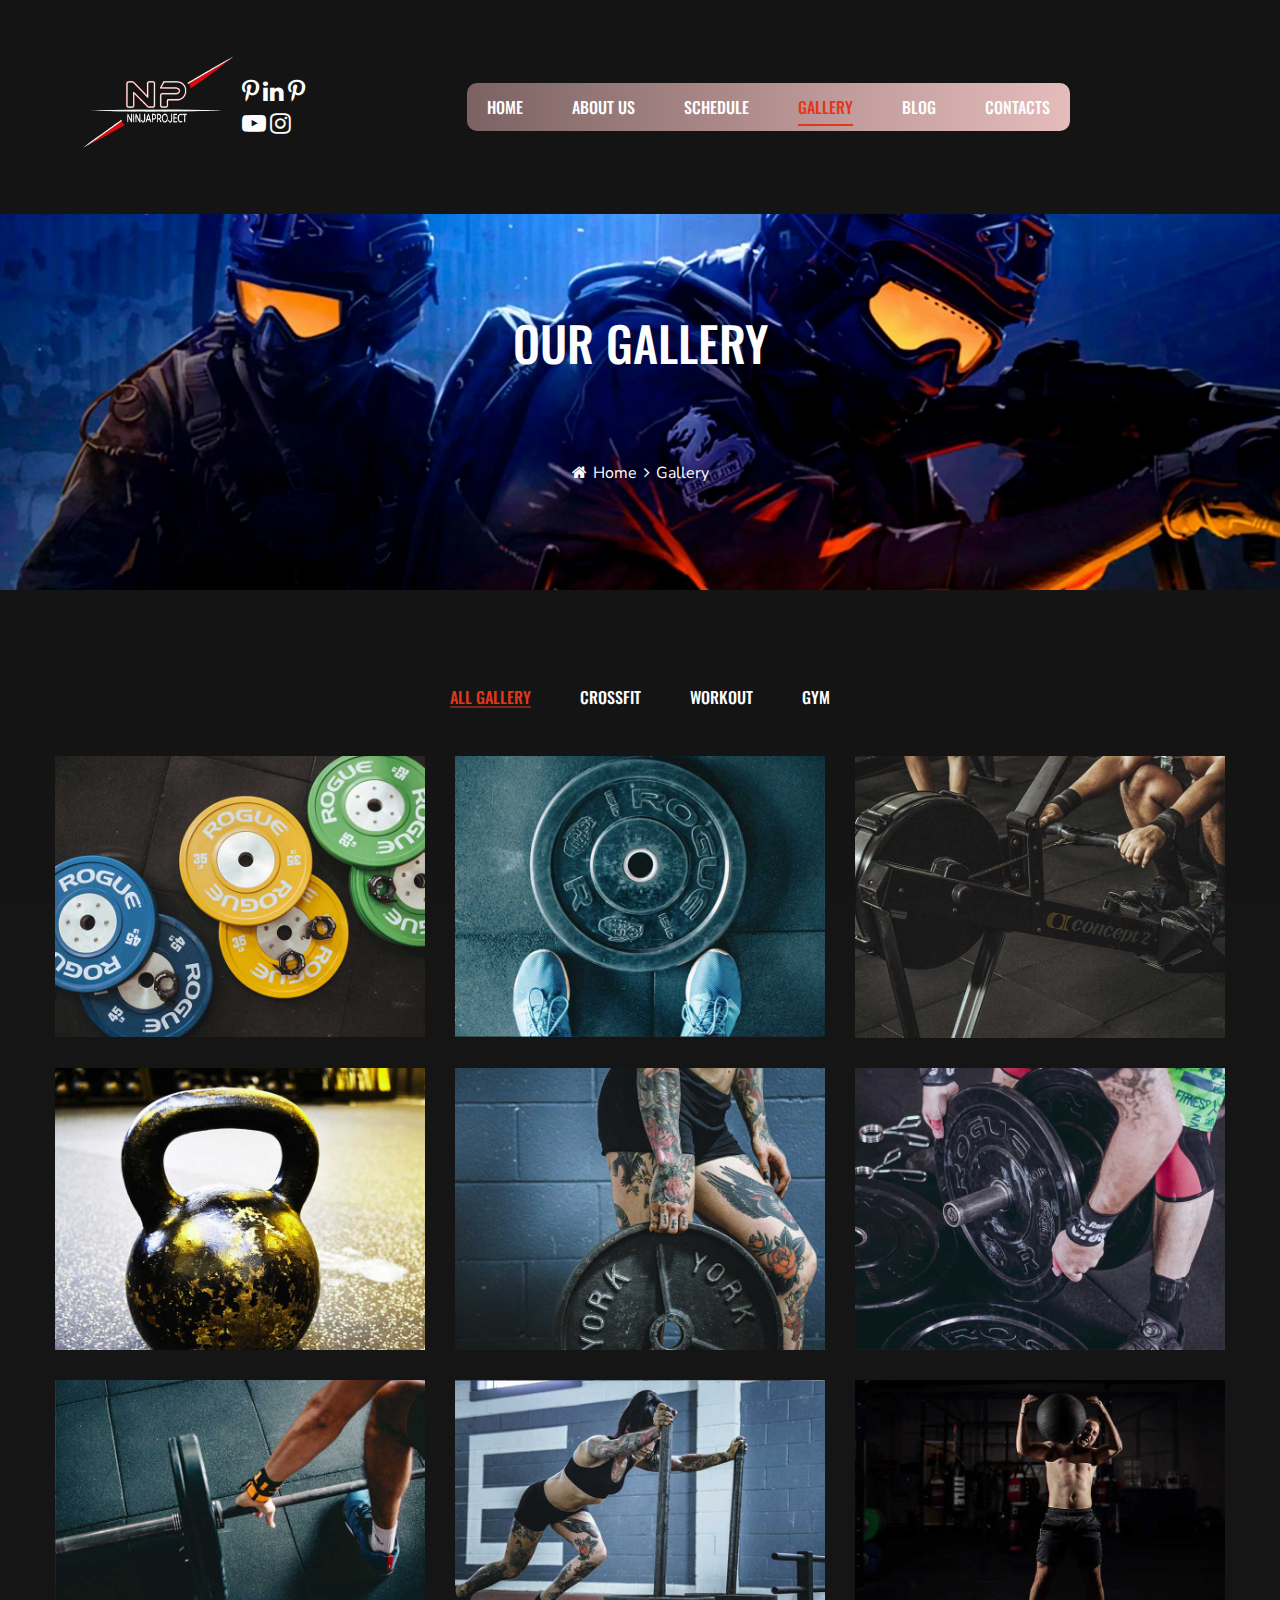
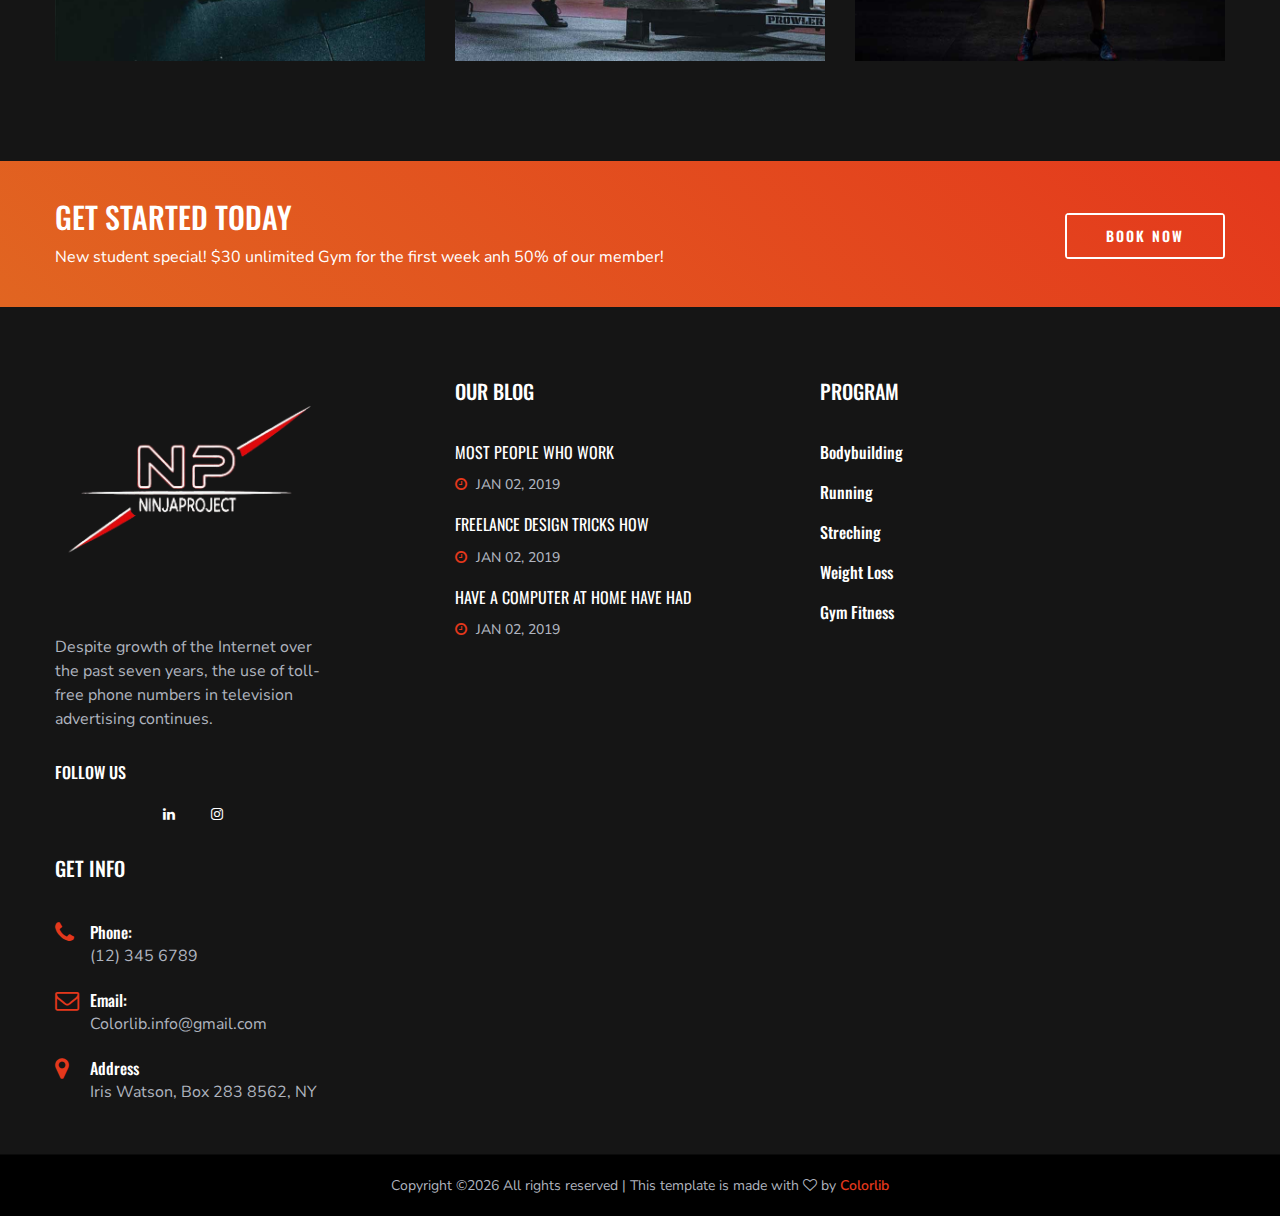
<file: gallery.html>
<!DOCTYPE html>
<html lang="zxx">

<head>
    <meta charset="UTF-8">
    <meta name="description" content="Activitar Template">
    <meta name="keywords" content="Activitar, unica, creative, html">
    <meta name="viewport" content="width=device-width, initial-scale=1.0">
    <meta http-equiv="X-UA-Compatible" content="ie=edge">
    <title>Activitar | Template</title>

    <!-- Google Font -->
    <link href="https://fonts.googleapis.com/css?family=Nunito+Sans:400,600,700,800,900&display=swap" rel="stylesheet">
    <link href="https://fonts.googleapis.com/css?family=Oswald:300,400,500,600,700&display=swap" rel="stylesheet">

    <!-- Css Styles -->
    <link rel="stylesheet" href="css/bootstrap.min.css" type="text/css">
    <link rel="stylesheet" href="css/font-awesome.min.css" type="text/css">
    <link rel="stylesheet" href="css/elegant-icons.css" type="text/css">
    <link rel="stylesheet" href="css/nice-select.css" type="text/css">
    <link rel="stylesheet" href="css/owl.carousel.min.css" type="text/css">
    <link rel="stylesheet" href="css/magnific-popup.css" type="text/css">
    <link rel="stylesheet" href="css/slicknav.min.css" type="text/css">
    <link rel="stylesheet" href="css/style.css" type="text/css">
</head>

<body>
    <!-- Page Preloder -->
    <div id="preloder">
        <div class="loader"></div>
    </div>

    <!-- Header Section Begin -->
    <header class="header-section header-normal">
        <div class="container-fluid">
            <div class="logo">
                <a href="./index.html">
                    <img src="img/logo.png" alt="">
                </a>
            </div>
            <div class="top-social">
                <a href="#"><i class="fa fa-pinterest-p"></i></a>
                <a href="#"><i class="fa fa-linkedin"></i></a>
                <a href="#"><i class="fa fa-pinterest-p"></i></a>
                <a href="#"><i class="fa fa-youtube-play"></i></a>
                <a href="#"><i class="fa fa-instagram"></i></a>
            </div>
            <div class="container">
                <div class="nav-menu">
                    <nav class="mainmenu mobile-menu">
                        <ul>
                            <li><a href="./index.html">Home</a></li>
                            <li><a href="./about-us.html">About us</a></li>
                            <li><a href="./schedule.html">Schedule</a></li>
                            <li class="active"><a href="./gallery.html">Gallery</a></li>
                            <li><a href="./blog.html">Blog</a>
                                <ul class="dropdown">
                                    <li><a href="./about-us.html">About Us</a></li>
                                    <li><a href="./blog-single.html">Blog Details</a></li>
                                </ul>
                            </li>
                            <li><a href="./contact.html">Contacts</a></li>
                        </ul>
                    </nav>
                </div>
            </div>
            <div id="mobile-menu-wrap"></div>
        </div>
    </header>
    <!-- Header End -->

    <!-- Breadcrumb Section Begin -->
    <section class="breadcrumb-section set-bg spad" data-setbg="img/about-bread.jpg">
        <div class="container">
            <div class="row">
                <div class="col-lg-12">
                    <div class="breadcrumb-text">
                        <h2>Our Gallery</h2>
                        <div class="breadcrumb-controls">
                            <a href="#"><i class="fa fa-home"></i> Home</a>
                            <span>Gallery</span>
                        </div>
                    </div>
                </div>
            </div>
        </div>
    </section>
    <!-- Breadcrumb End -->

    <!-- Gallery Section Begin -->
    <section class="gallery-section spad">
        <div class="container">
            <div class="row">
                <div class="col-lg-12">
                    <div class="gallery-controls">
                        <ul>
                            <li class="active" data-filter="*">All GALLERY</li>
                            <li data-filter=".crossfit">Crossfit</li>
                            <li data-filter=".workout">Workout</li>
                            <li data-filter=".gym">GYM</li>
                        </ul>
                    </div>
                </div>
            </div>
            <div class="row gallery-filter">
                <div class="col-lg-4 col-sm-6 mix crossfit workout">
                    <div class="gallery-item">
                        <img src="img/gallery/gallery-1.jpg"" alt="">
                        <div class="gi-hover-warp">
                            <div class="gi-hover">
                                <a href="img/gallery/gallery-1.jpg" class="image-popup"><i class="fa fa-search-plus"></i></a>
                                <a href="#"><i class="fa fa-chain"></i></a>
                                <h6>Time to Try a Bodyweight Workout <span>Run, Walk, Swimming</span></h6>
                            </div>
                        </div>
                    </div>
                </div>
                <div class="col-lg-4 col-sm-6 mix workout gym">
                    <div class="gallery-item">
                        <img src="img/gallery/gallery-2.jpg"" alt="">
                        <div class="gi-hover-warp">
                            <div class="gi-hover">
                                <a href="img/gallery/gallery-2.jpg" class="image-popup"><i class="fa fa-search-plus"></i></a>
                                <a href="#"><i class="fa fa-chain"></i></a>
                                <h6>Time to Try a Bodyweight Workout <span>Run, Walk, Swimming</span></h6>
                            </div>
                        </div>
                    </div>
                </div>
                <div class="col-lg-4 col-sm-6 mix workout">
                    <div class="gallery-item">
                        <img src="img/gallery/gallery-3.jpg"" alt="">
                        <div class="gi-hover-warp">
                            <div class="gi-hover">
                                <a href="img/gallery/gallery-3.jpg" class="image-popup"><i class="fa fa-search-plus"></i></a>
                                <a href="#"><i class="fa fa-chain"></i></a>
                                <h6>Time to Try a Bodyweight Workout <span>Run, Walk, Swimming</span></h6>
                            </div>
                        </div>
                    </div>
                </div>
                <div class="col-lg-4 col-sm-6 mix gym">
                    <div class="gallery-item">
                        <img src="img/gallery/gallery-4.jpg"" alt="">
                        <div class="gi-hover-warp">
                            <div class="gi-hover">
                                <a href="img/gallery/gallery-4.jpg" class="image-popup"><i
                                        class="fa fa-search-plus"></i></a>
                                <a href="#"><i class="fa fa-chain"></i></a>
                                <h6>Time to Try a Bodyweight Workout <span>Run, Walk, Swimming</span></h6>
                            </div>
                        </div>
                    </div>
                </div>
                <div class="col-lg-4 col-sm-6 mix crossfit">
                    <div class="gallery-item">
                        <img src="img/gallery/gallery-5.jpg"" alt="">
                        <div class="gi-hover-warp">
                            <div class="gi-hover">
                                <a href="img/gallery/gallery-5.jpg" class="image-popup"><i class="fa fa-search-plus"></i></a>
                                <a href="#"><i class="fa fa-chain"></i></a>
                                <h6>Time to Try a Bodyweight Workout <span>Run, Walk, Swimming</span></h6>
                            </div>
                        </div>
                    </div>
                </div>
                <div class="col-lg-4 col-sm-6 mix gym crossfit">
                    <div class="gallery-item">
                        <img src="img/gallery/gallery-6.jpg"" alt="">
                        <div class="gi-hover-warp">
                            <div class="gi-hover">
                                <a href="img/gallery/gallery-6.jpg" class="image-popup"><i
                                        class="fa fa-search-plus"></i></a>
                                <a href="#"><i class="fa fa-chain"></i></a>
                                <h6>Time to Try a Bodyweight Workout <span>Run, Walk, Swimming</span></h6>
                            </div>
                        </div>
                    </div>
                </div>
                <div class="col-lg-4 col-sm-6 mix workout">
                    <div class="gallery-item">
                        <img src="img/gallery/gallery-7.jpg"" alt="">
                        <div class="gi-hover-warp">
                            <div class="gi-hover">
                                <a href="img/gallery/gallery-7.jpg" class="image-popup"><i
                                        class="fa fa-search-plus"></i></a>
                                <a href="#"><i class="fa fa-chain"></i></a>
                                <h6>Time to Try a Bodyweight Workout <span>Run, Walk, Swimming</span></h6>
                            </div>
                        </div>
                    </div>
                </div>
                <div class="col-lg-4 col-sm-6 mix crossfit gym">
                    <div class="gallery-item">
                        <img src="img/gallery/gallery-8.jpg"" alt="">
                        <div class="gi-hover-warp">
                            <div class="gi-hover">
                                <a href="img/gallery/gallery-8.jpg" class="image-popup"><i
                                        class="fa fa-search-plus"></i></a>
                                <a href="#"><i class="fa fa-chain"></i></a>
                                <h6>Time to Try a Bodyweight Workout <span>Run, Walk, Swimming</span></h6>
                            </div>
                        </div>
                    </div>
                </div>
                <div class="col-lg-4 col-sm-6 mix crossfit gym workout">
                    <div class="gallery-item">
                        <img src="img/gallery/gallery-9.jpg"" alt="">
                        <div class="gi-hover-warp">
                            <div class="gi-hover">
                                <a href="img/gallery/gallery-9.jpg" class="image-popup"><i
                                        class="fa fa-search-plus"></i></a>
                                <a href="#"><i class="fa fa-chain"></i></a>
                                <h6>Time to Try a Bodyweight Workout <span>Run, Walk, Swimming</span></h6>
                            </div>
                        </div>
                    </div>
                </div>
            </div>
        </div>
    </section>
    <!-- Gallery Section End -->

    <!-- Cta Section Begin -->
    <section class="cta-section">
        <div class="container">
            <div class="row">
                <div class="col-lg-12">
                    <div class="cta-text">
                        <h3>GeT Started Today</h3>
                        <p>New student special! $30 unlimited Gym for the first week anh 50% of our member!</p>
                    </div>
                    <a href="#" class="primary-btn cta-btn">book now</a>
                </div>
            </div>
        </div>
    </section>
    <!-- Cta Section End -->

    <!-- Footer Section Begin -->
    <footer class="footer-section">
        <div class="container">
            <div class="row">
                <div class="col-lg-3">
                    <div class="footer-logo-item">
                        <div class="f-logo">
                            <a href="#"><img src="img/logo.png" alt=""></a>
                        </div>
                        <p>Despite growth of the Internet over the past seven years, the use of toll-free phone numbers
                            in television advertising continues.</p>
                        <div class="social-links">
                            <h6>Follow us</h6>
                            <a href="#"><i class="fa fa-facebook"></i></a>
                            <a href="#"><i class="fa fa-twitter"></i></a>
                            <a href="#"><i class="fa fa-google-plus"></i></a>
                            <a href="#"><i class="fa fa-linkedin"></i></a>
                            <a href="#"><i class="fa fa-instagram"></i></a>
                        </div>
                    </div>
                </div>
                <div class="col-lg-3 offset-lg-1">
                    <div class="footer-widget">
                        <h5>Our Blog</h5>
                        <div class="footer-blog">
                            <a href="#" class="fb-item">
                                <h6>Most people who work</h6>
                                <span class="blog-time"><i class="fa fa-clock-o"></i> Jan 02, 2019</span>
                            </a>
                            <a href="#" class="fb-item">
                                <h6>Freelance Design Tricks How </h6>
                                <span class="blog-time"><i class="fa fa-clock-o"></i> Jan 02, 2019</span>
                            </a>
                            <a href="#" class="fb-item">
                                <h6>have a computer at home have had </h6>
                                <span class="blog-time"><i class="fa fa-clock-o"></i> Jan 02, 2019</span>
                            </a>
                        </div>
                    </div>
                </div>
                <div class="col-lg-2">
                    <div class="footer-widget">
                        <h5>Program</h5>
                        <ul class="workout-program">
                            <li><a href="#">Bodybuilding</a></li>
                            <li><a href="#">Running</a></li>
                            <li><a href="#">Streching</a></li>
                            <li><a href="#">Weight Loss</a></li>
                            <li><a href="#">Gym Fitness</a></li>
                        </ul>
                    </div>
                </div>
                <div class="col-lg-3">
                    <div class="footer-widget">
                        <h5>Get Info</h5>
                        <ul class="footer-info">
                            <li>
                                <i class="fa fa-phone"></i>
                                <span>Phone:</span>
                                (12) 345 6789
                            </li>
                            <li>
                                <i class="fa fa-envelope-o"></i>
                                <span>Email:</span>
                                Colorlib.info@gmail.com
                            </li>
                            <li>
                                <i class="fa fa-map-marker"></i>
                                <span>Address</span>
                                Iris Watson, Box 283 8562, NY
                            </li>
                        </ul>
                    </div>
                </div>
            </div>
        </div>
        <div class="copyright-text">
            <div class="container">
                <div class="row">
                    <div class="col-lg-12 text-center">
                        <div class="ct-inside"><!-- Link back to Colorlib can't be removed. Template is licensed under CC BY 3.0. -->
Copyright &copy;<script>document.write(new Date().getFullYear());</script> All rights reserved | This template is made with <i class="fa fa-heart-o" aria-hidden="true"></i> by <a href="https://colorlib.com" target="_blank">Colorlib</a>
<!-- Link back to Colorlib can't be removed. Template is licensed under CC BY 3.0. --> </div>
                    </div>
                </div>
            </div>
        </div>
    </footer>
    <!-- Footer Section End -->

    <!-- Js Plugins -->
    <script src="js/jquery-3.3.1.min.js"></script>
    <script src="js/bootstrap.min.js"></script>
    <script src="js/jquery.magnific-popup.min.js"></script>
    <script src="js/mixitup.min.js"></script>
    <script src="js/jquery.nice-select.min.js"></script>
    <script src="js/jquery.slicknav.js"></script>
    <script src="js/owl.carousel.min.js"></script>
    <script src="js/masonry.pkgd.min.js"></script>
    <script src="js/main.js"></script>
</body>

</html>
</file>
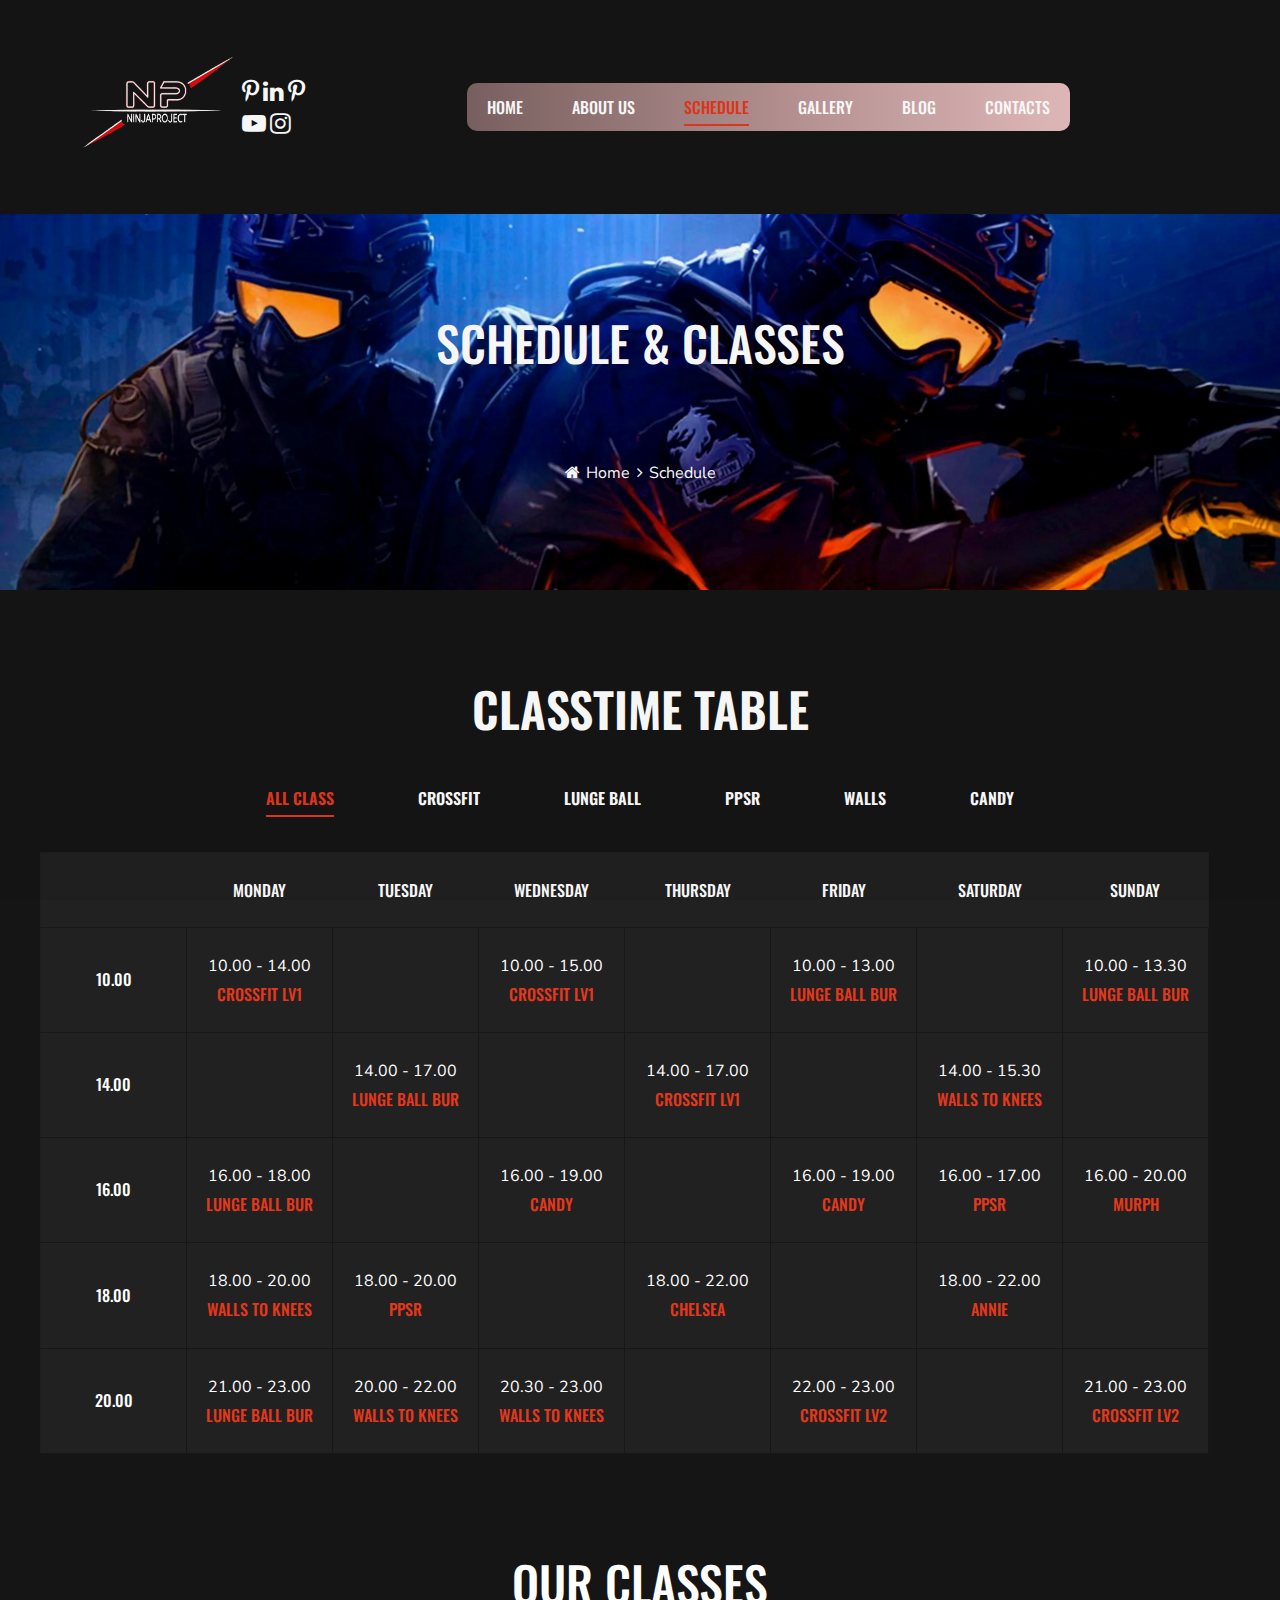
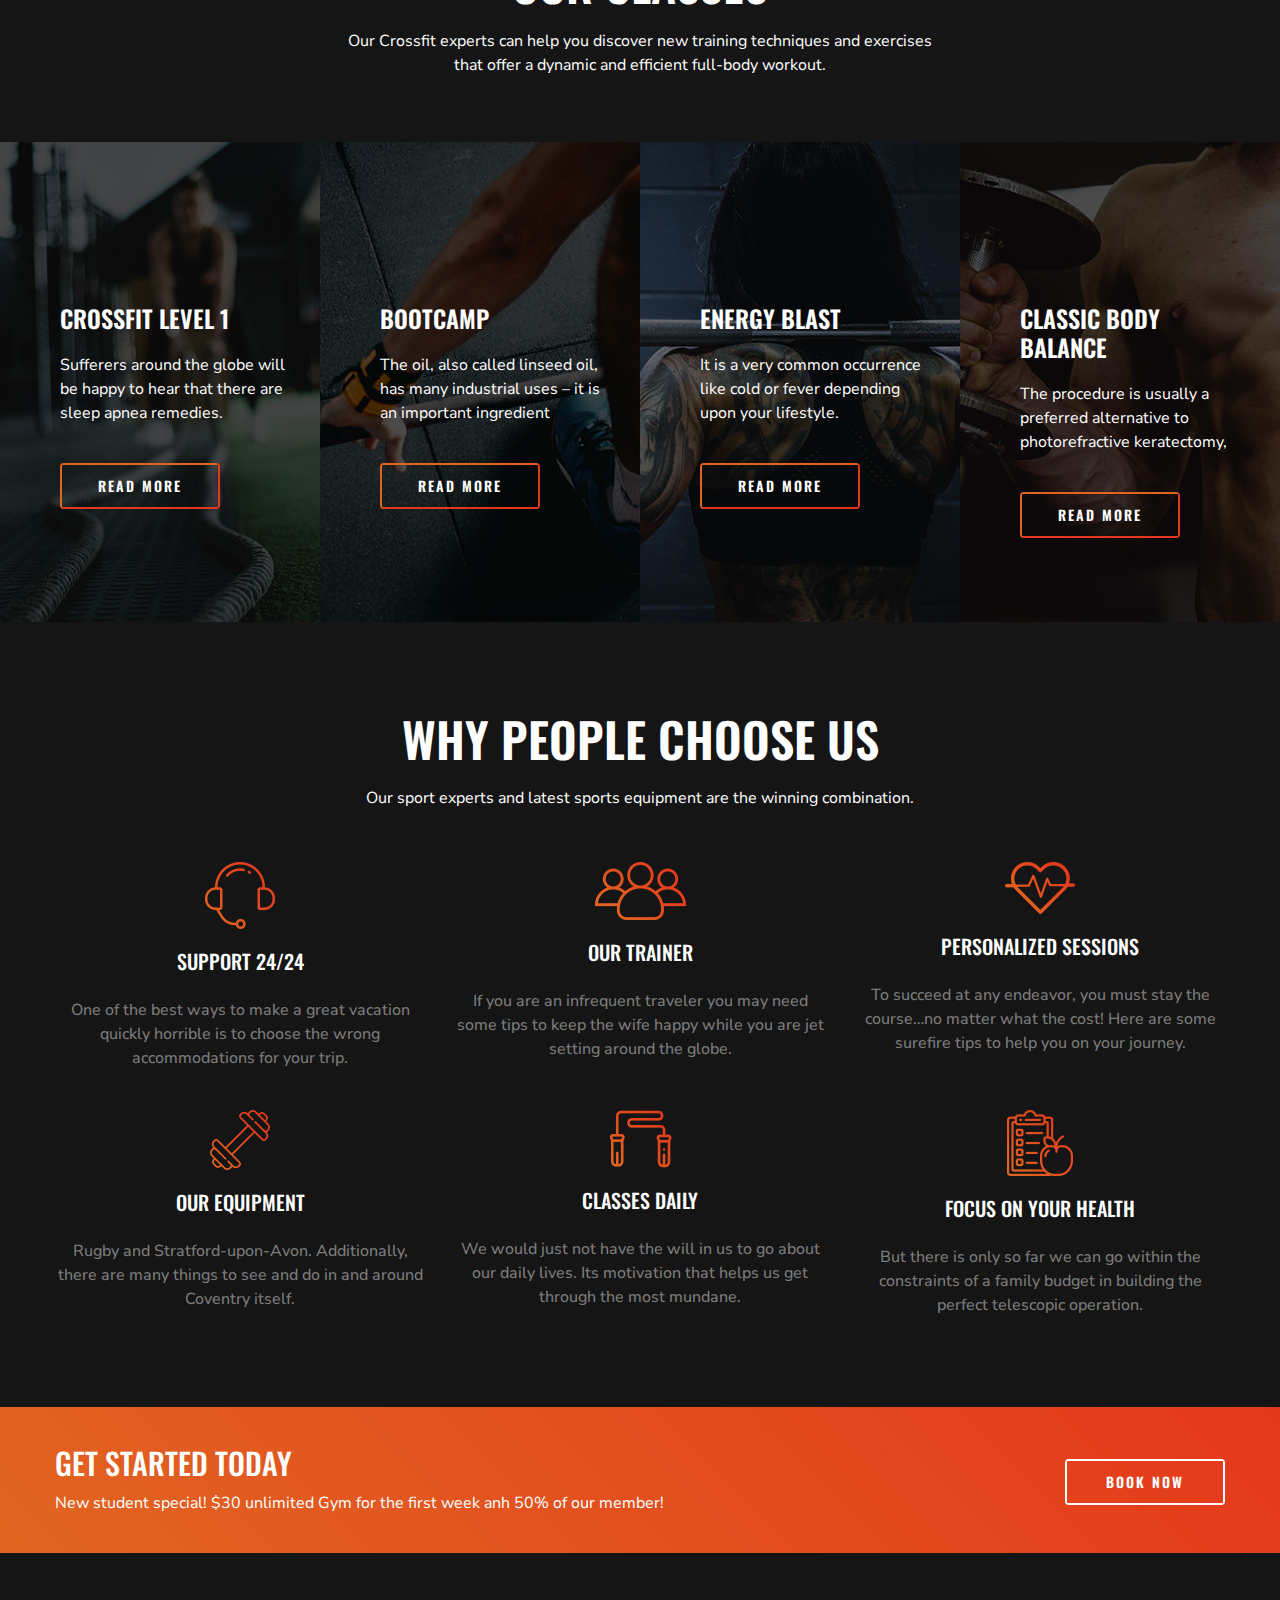
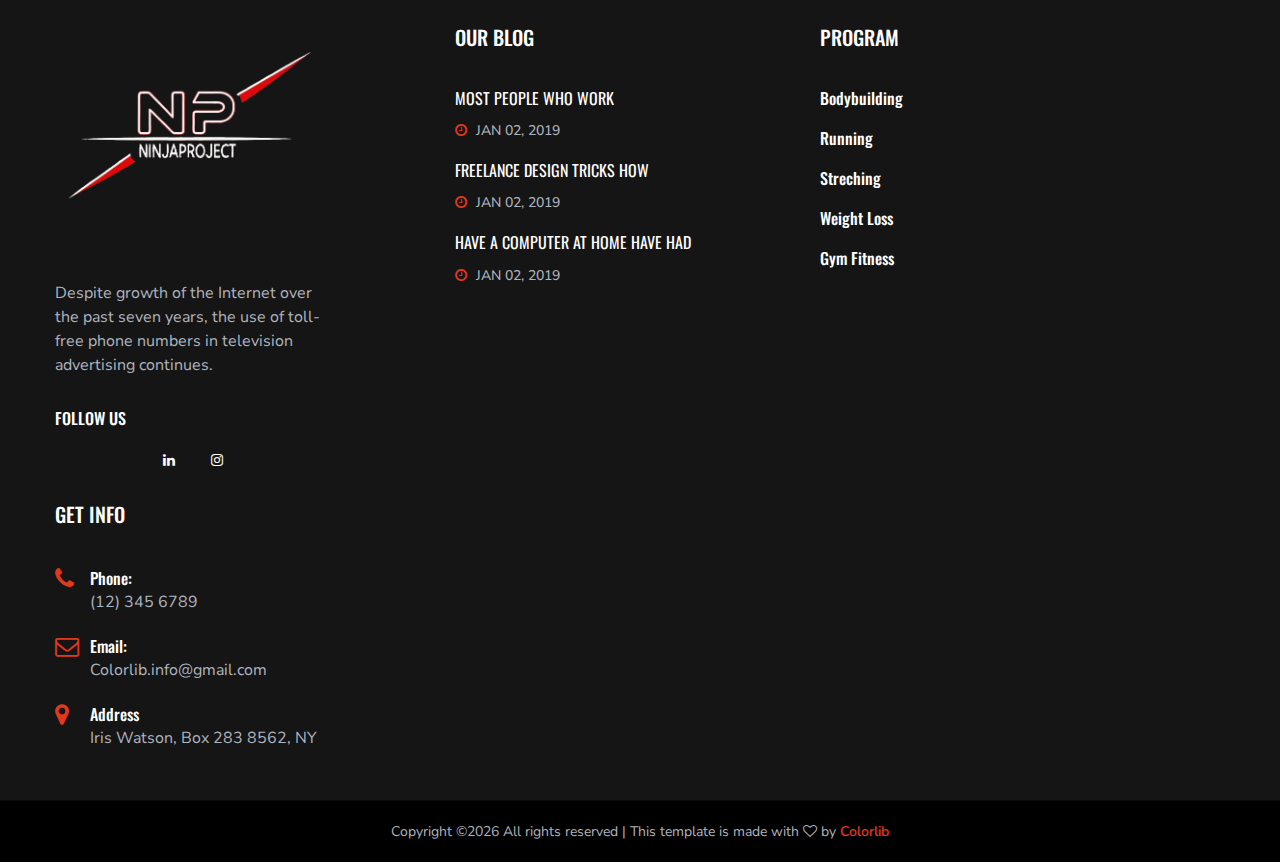
<file: schedule.html>
<!DOCTYPE html>
<html lang="zxx">

<head>
    <meta charset="UTF-8">
    <meta name="description" content="Activitar Template">
    <meta name="keywords" content="Activitar, unica, creative, html">
    <meta name="viewport" content="width=device-width, initial-scale=1.0">
    <meta http-equiv="X-UA-Compatible" content="ie=edge">
    <title>Activitar | Template</title>

    <!-- Google Font -->
    <link href="https://fonts.googleapis.com/css?family=Nunito+Sans:400,600,700,800,900&display=swap" rel="stylesheet">
    <link href="https://fonts.googleapis.com/css?family=Oswald:300,400,500,600,700&display=swap" rel="stylesheet">

    <!-- Css Styles -->
    <link rel="stylesheet" href="css/bootstrap.min.css" type="text/css">
    <link rel="stylesheet" href="css/font-awesome.min.css" type="text/css">
    <link rel="stylesheet" href="css/elegant-icons.css" type="text/css">
    <link rel="stylesheet" href="css/nice-select.css" type="text/css">
    <link rel="stylesheet" href="css/owl.carousel.min.css" type="text/css">
    <link rel="stylesheet" href="css/magnific-popup.css" type="text/css">
    <link rel="stylesheet" href="css/slicknav.min.css" type="text/css">
    <link rel="stylesheet" href="css/style.css" type="text/css">
</head>

<body>
    <!-- Page Preloder -->
    <div id="preloder">
        <div class="loader"></div>
    </div>

    <!-- Header Section Begin -->
    <header class="header-section header-normal">
        <div class="container-fluid">
            <div class="logo">
                <a href="./index.html">
                    <img src="img/logo.png" alt="">
                </a>
            </div>
            <div class="top-social">
                <a href="#"><i class="fa fa-pinterest-p"></i></a>
                <a href="#"><i class="fa fa-linkedin"></i></a>
                <a href="#"><i class="fa fa-pinterest-p"></i></a>
                <a href="#"><i class="fa fa-youtube-play"></i></a>
                <a href="#"><i class="fa fa-instagram"></i></a>
            </div>
            <div class="container">
                <div class="nav-menu">
                    <nav class="mainmenu mobile-menu">
                        <ul>
                            <li><a href="./index.html">Home</a></li>
                            <li><a href="./about-us.html">About us</a></li>
                            <li class="active"><a href="./schedule.html">Schedule</a></li>
                            <li><a href="./gallery.html">Gallery</a></li>
                            <li><a href="./blog.html">Blog</a>
                                <ul class="dropdown">
                                    <li><a href="./about-us.html">About Us</a></li>
                                    <li><a href="./blog-single.html">Blog Details</a></li>
                                </ul>
                            </li>
                            <li><a href="./contact.html">Contacts</a></li>
                        </ul>
                    </nav>
                </div>
            </div>
            <div id="mobile-menu-wrap"></div>
        </div>
    </header>
    <!-- Header End -->

    <!-- Breadcrumb Section Begin -->
    <section class="breadcrumb-section set-bg spad" data-setbg="img/about-bread.jpg">
        <div class="container">
            <div class="row">
                <div class="col-lg-12">
                    <div class="breadcrumb-text">
                        <h2>SCHEDULE & CLASSES</h2>
                        <div class="breadcrumb-controls">
                            <a href="#"><i class="fa fa-home"></i> Home</a>
                            <span>Schedule</span>
                        </div>
                    </div>
                </div>
            </div>
        </div>
    </section>
    <!-- Breadcrumb End -->

    <!-- Class Time Section Begin -->
    <section class="classtime-section class-time-table spad">
        <div class="container">
            <div class="row">
                <div class="col-lg-12 text-center">
                    <div class="section-title">
                        <h2>Classtime Table</h2>
                    </div>
                </div>
            </div>
            <div class="row">
                <div class="col-lg-12">
                    <div class="timetable-controls">
                        <ul>
                            <li class="active" data-tsfilter="all">all class</li>
                            <li data-tsfilter="crossfit">crossfit</li>
                            <li data-tsfilter="lunge">lunge ball</li>
                            <li data-tsfilter="ppsr">ppsr</li>
                            <li data-tsfilter="walls">walls</li>
                            <li data-tsfilter="candy">candy</li>
                        </ul>
                    </div>
                </div>
            </div>
            <div class="row">
                <div class="classtime-table">
                    <table>
                        <thead>
                            <tr>
                                <th></th>
                                <th>Monday</th>
                                <th>Tuesday</th>
                                <th>Wednesday</th>
                                <th>Thursday</th>
                                <th>Friday</th>
                                <th>Saturday</th>
                                <th>Sunday</th>
                            </tr>
                        </thead>
                        <tbody>
                            <tr>
                                <td class="workout-time">10.00</td>
                                <td class="hover-bg ts-item" data-tsmeta="crossfit">
                                    <span>10.00 - 14.00</span>
                                    <h6>Crossfit lv1</h6>
                                </td>
                                <td></td>
                                <td class="hover-bg ts-item" data-tsmeta="crossfit">
                                    <span>10.00 - 15.00</span>
                                    <h6>Crossfit lv1</h6>
                                </td>
                                <td></td>
                                <td class="hover-bg ts-item" data-tsmeta="lunge">
                                    <span>10.00 - 13.00</span>
                                    <h6>Lunge Ball Bur</h6>
                                </td>
                                <td></td>
                                <td class="hover-bg ts-item" data-tsmeta="lunge">
                                    <span>10.00 - 13.30</span>
                                    <h6>Lunge Ball Bur</h6>
                                </td>
                            </tr>
                            <tr>
                                <td class="workout-time">14.00</td>
                                <td></td>
                                <td class="hover-bg ts-item" data-tsmeta="lunge">
                                    <span>14.00 - 17.00</span>
                                    <h6>Lunge Ball Bur</h6>
                                </td>
                                <td></td>
                                <td class="hover-bg ts-item" data-tsmeta="crossfit">
                                    <span>14.00 - 17.00</span>
                                    <h6>Crossfit lv1</h6>
                                </td>
                                <td></td>
                                <td class="hover-bg ts-item" data-tsmeta="walls">
                                    <span>14.00 - 15.30</span>
                                    <h6>Walls to Knees</h6>
                                </td>
                                <td></td>
                            </tr>
                            <tr>
                                <td class="workout-time">16.00</td>
                                <td class="hover-bg ts-item" data-tsmeta="lunge">
                                    <span>16.00 - 18.00</span>
                                    <h6>Lunge Ball Bur</h6>
                                </td>
                                <td></td>
                                <td class="hover-bg ts-item" data-tsmeta="candy">
                                    <span>16.00 - 19.00</span>
                                    <h6>Candy</h6>
                                </td>
                                <td></td>
                                <td class="hover-bg ts-item" data-tsmeta="candy">
                                    <span>16.00 - 19.00</span>
                                    <h6>Candy</h6>
                                </td>
                                <td class="hover-bg ts-item" data-tsmeta="ppsr">
                                    <span>16.00 - 17.00</span>
                                    <h6>Ppsr</h6>
                                </td>
                                <td class="hover-bg ts-item" data-tsmeta="murph">
                                    <span>16.00 - 20.00</span>
                                    <h6>murph</h6>
                                </td>
                            </tr>
                            <tr>
                                <td class="workout-time">18.00</td>
                                <td class="hover-bg ts-item" data-tsmeta="walls">
                                    <span>18.00 - 20.00</span>
                                    <h6>Walls to Knees</h6>
                                </td>
                                <td class="hover-bg ts-item" data-tsmeta="ppsr">
                                    <span>18.00 - 20.00</span>
                                    <h6>ppsr</h6>
                                </td>
                                <td></td>
                                <td class="hover-bg ts-item" data-tsmeta="chelsea">
                                    <span>18.00 - 22.00</span>
                                    <h6>Chelsea</h6>
                                </td>
                                <td></td>
                                <td class="hover-bg ts-item" data-tsmeta="annie">
                                    <span>18.00 - 22.00</span>
                                    <h6>annie</h6>
                                </td>
                                <td></td>
                            </tr>
                            <tr>
                                <td class="workout-time">20.00</td>
                                <td class="hover-bg ts-item" data-tsmeta="lunge">
                                    <span>21.00 - 23.00</span>
                                    <h6>Lunge Ball Bur</h6>
                                </td>
                                <td class="hover-bg ts-item" data-tsmeta="walls">
                                    <span>20.00 - 22.00</span>
                                    <h6>Walls to Knees</h6>
                                </td>
                                <td class="hover-bg ts-item" data-tsmeta="walls">
                                    <span>20.30 - 23.00</span>
                                    <h6>Walls to Knees</h6>
                                </td>
                                <td></td>
                                <td class="hover-bg ts-item" data-tsmeta="crossfit">
                                    <span>22.00 - 23.00</span>
                                    <h6>Crossfit Lv2</h6>
                                </td>
                                <td></td>
                                <td class="hover-bg ts-item" data-tsmeta="crossfit">
                                    <span>21.00 - 23.00</span>
                                    <h6>Crossfit Lv2</h6>
                                </td>
                            </tr>
                        </tbody>
                    </table>
                </div>
            </div>
        </div>
    </section>
    <!-- Class Time Section End -->

    <!-- Classes Section Begin -->
    <section class="classes-section schedule-page">
        <div class="class-title">
            <div class="container">
                <div class="row">
                    <div class="col-lg-12 text-center">
                        <div class="section-title">
                            <h2>Our Classes</h2>
                            <p>Our Crossfit experts can help you discover new training techniques and exercises
                                <br />that offer a dynamic and efficient full-body workout.</p>
                        </div>
                    </div>
                </div>
            </div>
        </div>
        <div class="container-fluid">
            <div class="row">
                <div class="col-lg-3">
                    <div class="classes-item set-bg" data-setbg="img/classes/class-1.jpg">
                        <h4>Crossfit Level 1</h4>
                        <p>Sufferers around the globe will be happy to hear that there are sleep apnea remedies.</p>
                        <a href="#" class="primary-btn class-btn">Read More</a>
                    </div>
                </div>
                <div class="col-lg-3">
                    <div class="classes-item set-bg" data-setbg="img/classes/class-2.jpg">
                        <h4>BootCamp</h4>
                        <p>The oil, also called linseed oil, has many industrial uses – it is an important ingredient
                        </p>
                        <a href="#" class="primary-btn class-btn">Read More</a>
                    </div>
                </div>
                <div class="col-lg-3">
                    <div class="classes-item set-bg" data-setbg="img/classes/class-3.jpg">
                        <h4>Energy Blast</h4>
                        <p>It is a very common occurrence like cold or fever depending upon your lifestyle. </p>
                        <a href="#" class="primary-btn class-btn">Read More</a>
                    </div>
                </div>
                <div class="col-lg-3">
                    <div class="classes-item set-bg" data-setbg="img/classes/class-4.jpg">
                        <h4>CLASSIC BODY BALANCE</h4>
                        <p>The procedure is usually a preferred alternative to photorefractive keratectomy,</p>
                        <a href="#" class="primary-btn class-btn">Read More</a>
                    </div>
                </div>
            </div>
        </div>
    </section>
    <!-- Classes Section End -->

    <!-- Choseus Section Begin -->
    <section class="chooseus-section schedule-page spad">
        <div class="container">
            <div class="row">
                <div class="col-lg-12">
                    <div class="section-title">
                        <h2>Why People Choose Us</h2>
                        <p>Our sport experts and latest sports equipment are the winning combination.</p>
                    </div>
                </div>
            </div>
            <div class="row">
                <div class="col-lg-4">
                    <div class="choose-item">
                        <img src="img/icons/chose-icon-1.png" alt="">
                        <h5>Support 24/24</h5>
                        <p>One of the best ways to make a great vacation quickly horrible is to choose the wrong
                            accommodations for your trip. </p>
                    </div>
                </div>
                <div class="col-lg-4">
                    <div class="choose-item">
                        <img src="img/icons/chose-icon-2.png" alt="">
                        <h5>Our trainer</h5>
                        <p>If you are an infrequent traveler you may need some tips to keep the wife happy while you are
                            jet setting around the globe.</p>
                    </div>
                </div>
                <div class="col-lg-4">
                    <div class="choose-item">
                        <img src="img/icons/chose-icon-3.png" alt="">
                        <h5>Personalized sessions</h5>
                        <p>To succeed at any endeavor, you must stay the course…no matter what the cost! Here are some
                            surefire tips to help you on your journey.</p>
                    </div>
                </div>
                <div class="col-lg-4">
                    <div class="choose-item">
                        <img src="img/icons/chose-icon-4.png" alt="">
                        <h5>Our equipment</h5>
                        <p>Rugby and Stratford-upon-Avon. Additionally, there are many things to see and do in and
                            around Coventry itself.</p>
                    </div>
                </div>
                <div class="col-lg-4">
                    <div class="choose-item">
                        <img src="img/icons/chose-icon-5.png" alt="">
                        <h5>Classes daily</h5>
                        <p>We would just not have the will in us to go about our daily lives. Its motivation that helps
                            us get through the most mundane.</p>
                    </div>
                </div>
                <div class="col-lg-4">
                    <div class="choose-item">
                        <img src="img/icons/chose-icon-6.png" alt="">
                        <h5>Focus on your health</h5>
                        <p>But there is only so far we can go within the constraints of a family budget in building the
                            perfect telescopic operation.</p>
                    </div>
                </div>
            </div>
        </div>
    </section>
    <!-- Choseus Section End -->

    <!-- Cta Section Begin -->
    <section class="cta-section">
        <div class="container">
            <div class="row">
                <div class="col-lg-12">
                    <div class="cta-text">
                        <h3>GeT Started Today</h3>
                        <p>New student special! $30 unlimited Gym for the first week anh 50% of our member!</p>
                    </div>
                    <a href="#" class="primary-btn cta-btn">book now</a>
                </div>
            </div>
        </div>
    </section>
    <!-- Cta Section End -->

    <!-- Footer Section Begin -->
    <footer class="footer-section">
        <div class="container">
            <div class="row">
                <div class="col-lg-3">
                    <div class="footer-logo-item">
                        <div class="f-logo">
                            <a href="#"><img src="img/logo.png" alt=""></a>
                        </div>
                        <p>Despite growth of the Internet over the past seven years, the use of toll-free phone numbers
                            in television advertising continues.</p>
                        <div class="social-links">
                            <h6>Follow us</h6>
                            <a href="#"><i class="fa fa-facebook"></i></a>
                            <a href="#"><i class="fa fa-twitter"></i></a>
                            <a href="#"><i class="fa fa-google-plus"></i></a>
                            <a href="#"><i class="fa fa-linkedin"></i></a>
                            <a href="#"><i class="fa fa-instagram"></i></a>
                        </div>
                    </div>
                </div>
                <div class="col-lg-3 offset-lg-1">
                    <div class="footer-widget">
                        <h5>Our Blog</h5>
                        <div class="footer-blog">
                            <a href="#" class="fb-item">
                                <h6>Most people who work</h6>
                                <span class="blog-time"><i class="fa fa-clock-o"></i> Jan 02, 2019</span>
                            </a>
                            <a href="#" class="fb-item">
                                <h6>Freelance Design Tricks How </h6>
                                <span class="blog-time"><i class="fa fa-clock-o"></i> Jan 02, 2019</span>
                            </a>
                            <a href="#" class="fb-item">
                                <h6>have a computer at home have had </h6>
                                <span class="blog-time"><i class="fa fa-clock-o"></i> Jan 02, 2019</span>
                            </a>
                        </div>
                    </div>
                </div>
                <div class="col-lg-2">
                    <div class="footer-widget">
                        <h5>Program</h5>
                        <ul class="workout-program">
                            <li><a href="#">Bodybuilding</a></li>
                            <li><a href="#">Running</a></li>
                            <li><a href="#">Streching</a></li>
                            <li><a href="#">Weight Loss</a></li>
                            <li><a href="#">Gym Fitness</a></li>
                        </ul>
                    </div>
                </div>
                <div class="col-lg-3">
                    <div class="footer-widget">
                        <h5>Get Info</h5>
                        <ul class="footer-info">
                            <li>
                                <i class="fa fa-phone"></i>
                                <span>Phone:</span>
                                (12) 345 6789
                            </li>
                            <li>
                                <i class="fa fa-envelope-o"></i>
                                <span>Email:</span>
                                Colorlib.info@gmail.com
                            </li>
                            <li>
                                <i class="fa fa-map-marker"></i>
                                <span>Address</span>
                                Iris Watson, Box 283 8562, NY
                            </li>
                        </ul>
                    </div>
                </div>
            </div>
        </div>
        <div class="copyright-text">
            <div class="container">
                <div class="row">
                    <div class="col-lg-12 text-center">
                        <div class="ct-inside"><!-- Link back to Colorlib can't be removed. Template is licensed under CC BY 3.0. -->
Copyright &copy;<script>document.write(new Date().getFullYear());</script> All rights reserved | This template is made with <i class="fa fa-heart-o" aria-hidden="true"></i> by <a href="https://colorlib.com" target="_blank">Colorlib</a>
<!-- Link back to Colorlib can't be removed. Template is licensed under CC BY 3.0. --></div>
                    </div>
                </div>
            </div>
        </div>
    </footer>
    <!-- Footer Section End -->

    <!-- Js Plugins -->
    <script src="js/jquery-3.3.1.min.js"></script>
    <script src="js/bootstrap.min.js"></script>
    <script src="js/jquery.magnific-popup.min.js"></script>
    <script src="js/mixitup.min.js"></script>
    <script src="js/jquery.nice-select.min.js"></script>
    <script src="js/jquery.slicknav.js"></script>
    <script src="js/owl.carousel.min.js"></script>
    <script src="js/masonry.pkgd.min.js"></script>
    <script src="js/main.js"></script>
</body>

</html>
</file>
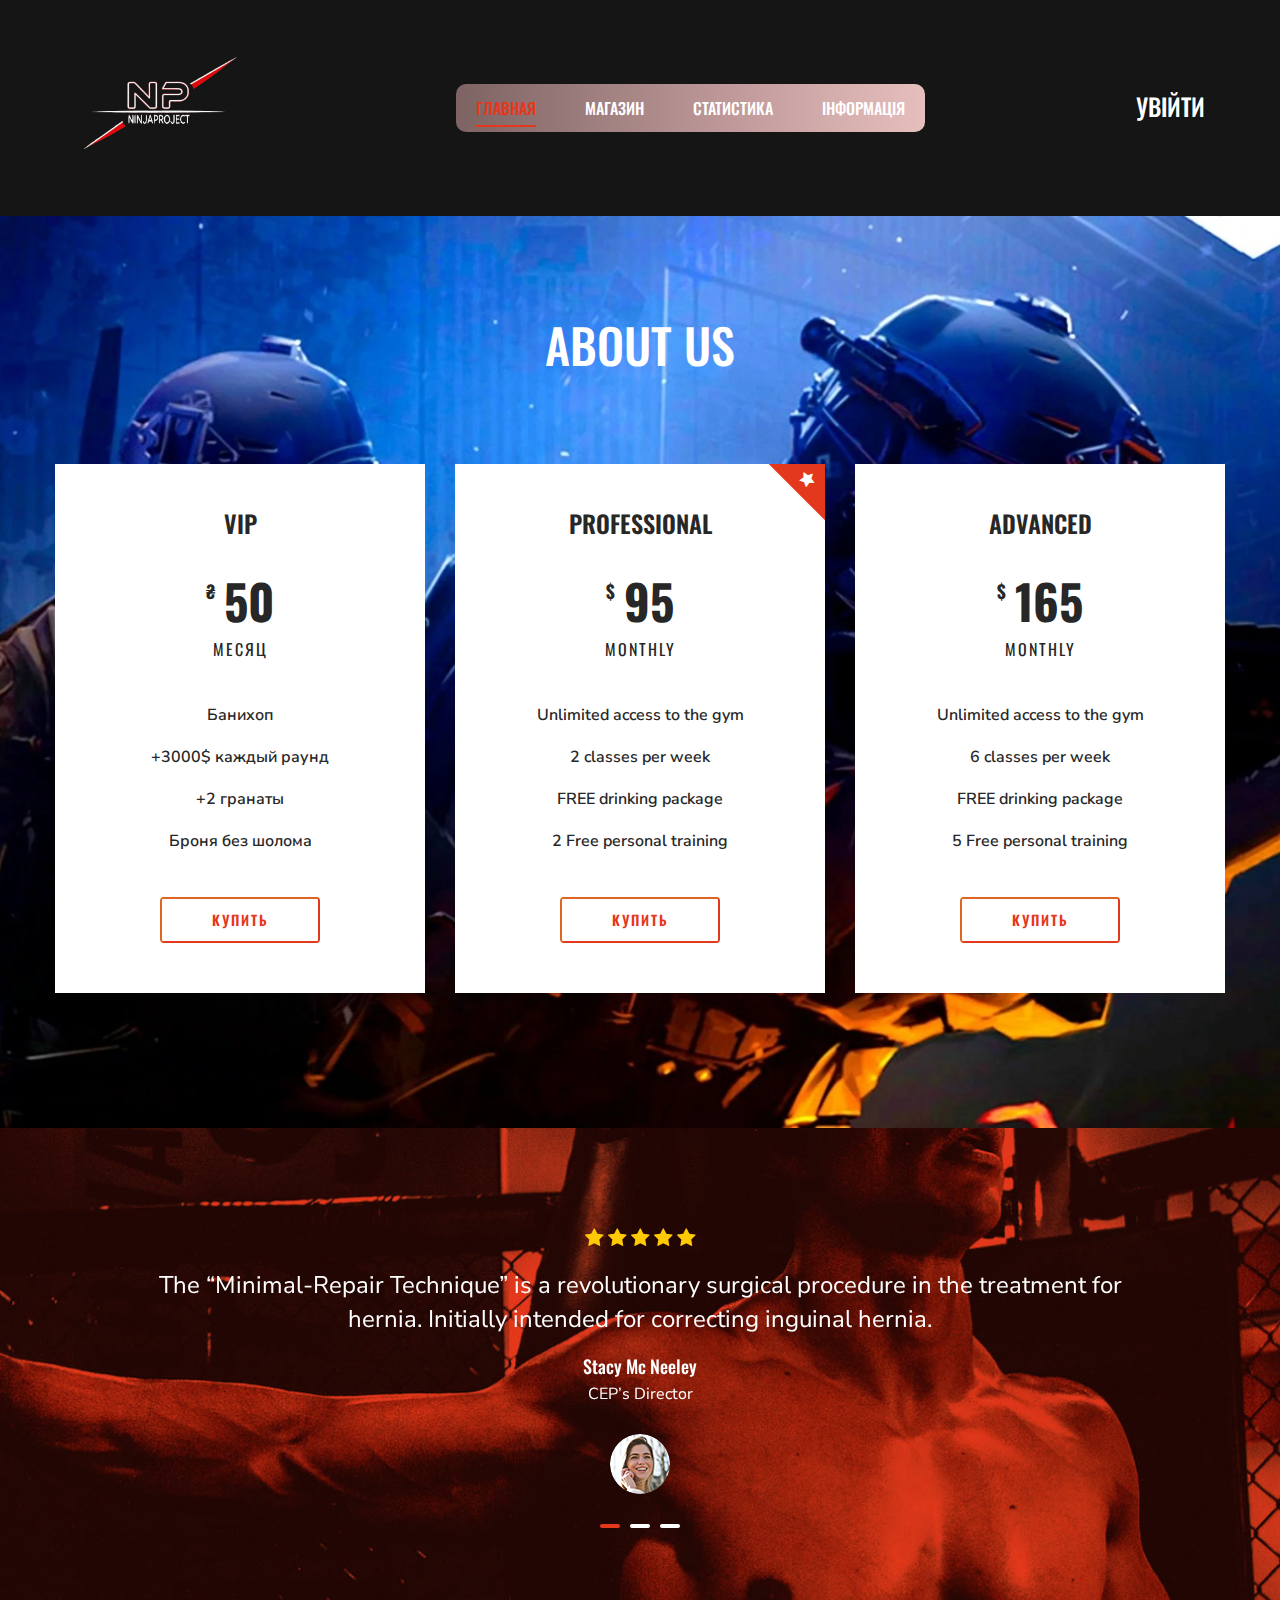
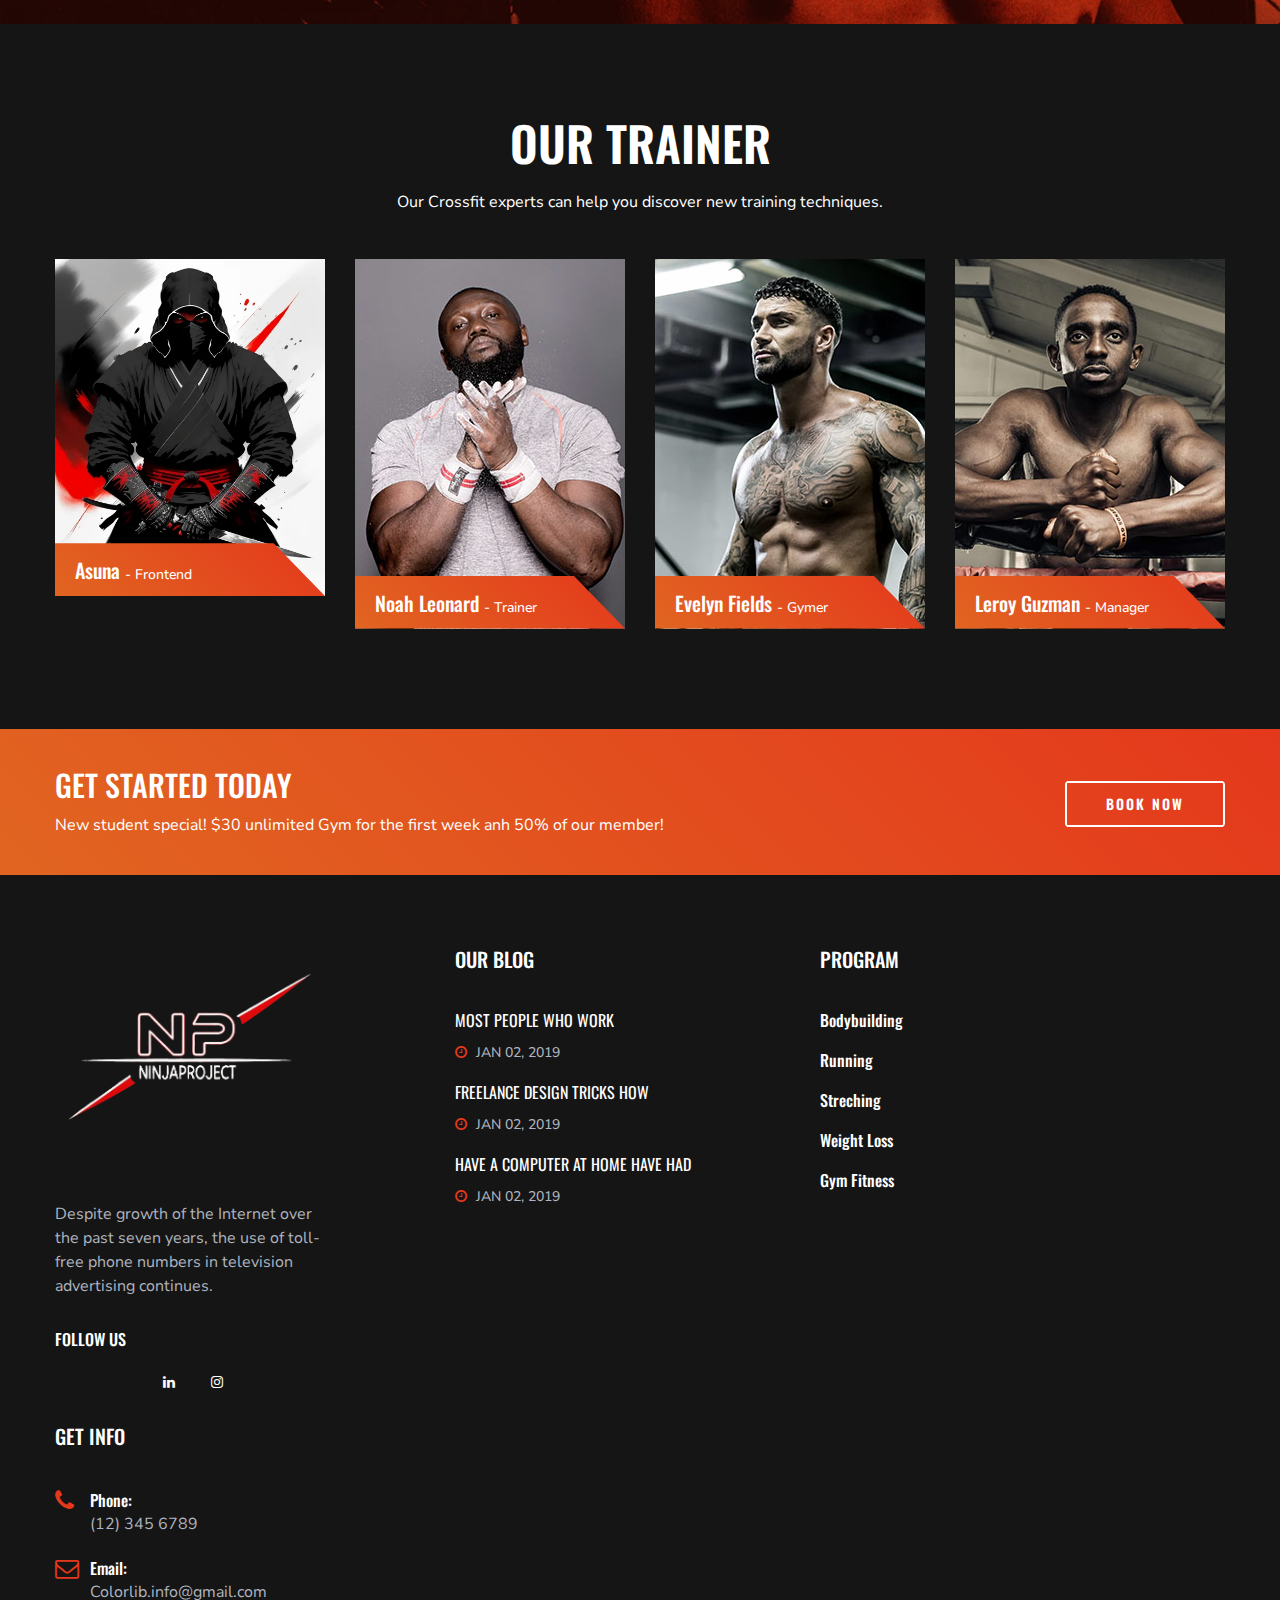
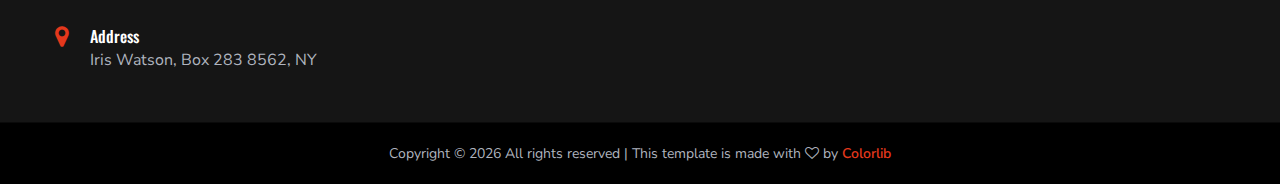
<file: shop.html>
<!DOCTYPE html>
<html lang="zxx">

<head>
    <meta charset="UTF-8">
    <meta name="description" content="Activitar Template">
    <meta name="keywords" content="Activitar, unica, creative, html">
    <meta name="viewport" content="width=device-width, initial-scale=1.0">
    <meta http-equiv="X-UA-Compatible" content="ie=edge">
    <title>Activitar | Template</title>

    <!-- Google Font -->
    <link href="https://fonts.googleapis.com/css?family=Nunito+Sans:400,600,700,800,900&display=swap" rel="stylesheet">
    <link href="https://fonts.googleapis.com/css?family=Oswald:300,400,500,600,700&display=swap" rel="stylesheet">

    <!-- Css Styles -->
    <link rel="stylesheet" href="css/bootstrap.min.css" type="text/css">
    <link rel="stylesheet" href="css/font-awesome.min.css" type="text/css">
    <link rel="stylesheet" href="css/elegant-icons.css" type="text/css">
    <link rel="stylesheet" href="css/nice-select.css" type="text/css">
    <link rel="stylesheet" href="css/owl.carousel.min.css" type="text/css">
    <link rel="stylesheet" href="css/magnific-popup.css" type="text/css">
    <link rel="stylesheet" href="css/slicknav.min.css" type="text/css">
    <link rel="stylesheet" href="css/style.css" type="text/css">
</head>

<body>
    <!-- Page Preloder -->
    <div id="preloder">
        <div class="loader"></div>
    </div>

    <!-- Header Section Begin -->
    <header class="header-section header-normal">
        <div class="container-fluid">
            <div class="logo">
                <a href="./index.html">
                    <img src="img/logo.png" alt="">
                </a>
            </div>
            <div class="container">
                <div class="nav-menu">
                    <nav class="mainmenu mobile-menu">
                        <ul>
                            <li class="active"><a href="./index.html">Главная</a></li>
                            <li><a class="static__btn" href="./shop.html">Магазин</a></li>
                            <li><a href="./schedule.html">Статистика</a></li>
                            <li><a href="./gallery.html">Інформація</a></li>
                        </ul>
                    </nav>
                </div>
            </div>
            <div class="top-social">
                <a href="https://ninjaproject.com.ua/authenticate">Увійти</a>
            </div>
            <div id="mobile-menu-wrap"></div>
        </div>
    </header>
    <!-- Header End -->

    <!-- Breadcrumb Section Begin -->
    <section class="breadcrumb-section set-bg spad" data-setbg="img/about-bread.jpg">
        <div class="container">
            <div class="row">
                <div class="col-lg-12">
                    <div class="breadcrumb-text">
                        <h2>About Us</h2>
                    </div>
                </div>
            </div>

            <div class="row">
                <div class="col-lg-12">

                </div>
            </div>
            <div class="row">
                <div class="col-lg-4">
                    <div class="single-price-plan">
                        <h4>VIP</h4>
                        <div class="price-plan">
                            <h2>50 <span>₴</span></h2>
                            <p>Месяц</p>
                        </div>
                        <ul>
                            <li>Банихоп</li>
                            <li>+3000$ каждый раунд</li>
                            <li>+2 гранаты</li>
                            <li>Броня без шолома</li>
                        </ul>
                        <a href="https://discord.gg/eW8rHPT6UZ"
                            class="primary-btn price-btn">Купить</a>
                    </div>
                </div>
                <div class="col-lg-4">
                    <div class="single-price-plan">
                        <h4>Professional</h4>
                        <div class="price-plan">
                            <h2>95 <span>$</span></h2>
                            <p>Monthly</p>
                        </div>
                        <ul>
                            <li>Unlimited access to the gym</li>
                            <li>2 classes per week</li>
                            <li>FREE drinking package</li>
                            <li>2 Free personal training</li>
                        </ul>
                        <a href="https://discord.gg/eW8rHPT6UZ"
                            class="primary-btn price-btn">Купить</a>
                        <div class="tic-text">
                            <i class="fa fa-star"></i>
                        </div>
                    </div>
                </div>
                <div class="col-lg-4">
                    <div class="single-price-plan">
                        <h4>Advanced</h4>
                        <div class="price-plan">
                            <h2>165 <span>$</span></h2>
                            <p>Monthly</p>
                        </div>
                        <ul>
                            <li>Unlimited access to the gym</li>
                            <li>6 classes per week</li>
                            <li>FREE drinking package</li>
                            <li>5 Free personal training</li>
                        </ul>
                        <a href="https://discord.gg/eW8rHPT6UZ"
                            class="primary-btn price-btn">Купить</a>
                    </div>
                </div>
            </div>
        </div>
    </section>
    <!-- Breadcrumb End -->



    <!-- Testimonial Section End -->
    <section class="testimonial-section set-bg spad" data-setbg="img/testimonial-bg.jpg">
        <div class="container">
            <div class="row">
                <div class="col-lg-10 offset-lg-1">
                    <div class="testimonial-slider owl-carousel">
                        <div class="ts-item">
                            <div class="rating">
                                <i class="fa fa-star"></i>
                                <i class="fa fa-star"></i>
                                <i class="fa fa-star"></i>
                                <i class="fa fa-star"></i>
                                <i class="fa fa-star"></i>
                            </div>
                            <h4>The “Minimal-Repair Technique” is a revolutionary surgical procedure in the treatment
                                for hernia. Initially intended for correcting inguinal hernia.</h4>
                            <div class="author-name">
                                <h5>Stacy Mc Neeley</h5>
                                <span>CEP’s Director</span>
                            </div>
                            <div class="author-pic">
                                <img src="img/author-pic.png" alt="">
                            </div>
                        </div>
                        <div class="ts-item">
                            <div class="rating">
                                <i class="fa fa-star"></i>
                                <i class="fa fa-star"></i>
                                <i class="fa fa-star"></i>
                                <i class="fa fa-star"></i>
                                <i class="fa fa-star"></i>
                            </div>
                            <h4>The “Minimal-Repair Technique” is a revolutionary surgical procedure in the treatment
                                for hernia. Initially intended for correcting inguinal hernia.</h4>
                            <div class="author-name">
                                <h5>Stacy Mc Neelek</h5>
                                <span>CEP’s Director</span>
                            </div>
                            <div class="author-pic">
                                <img src="img/author-pic.png" alt="">
                            </div>
                        </div>
                        <div class="ts-item">
                            <div class="rating">
                                <i class="fa fa-star"></i>
                                <i class="fa fa-star"></i>
                                <i class="fa fa-star"></i>
                                <i class="fa fa-star"></i>
                                <i class="fa fa-star"></i>
                            </div>
                            <h4>The “Minimal-Repair Technique” is a revolutionary surgical procedure in the treatment
                                for hernia. Initially intended for correcting inguinal hernia.</h4>
                            <div class="author-name">
                                <h5>Stacy Mc Neelel</h5>
                                <span>CEP’s Director</span>
                            </div>
                            <div class="author-pic">
                                <img src="img/author-pic.png" alt="">
                            </div>
                        </div>
                    </div>
                </div>
            </div>
        </div>
    </section>
    <!-- Testimonial Section End -->

    <!-- Trainer Section Begin -->
    <section class="trainer-section spad">
        <div class="container">
            <div class="row">
                <div class="col-lg-12">
                    <div class="section-title">
                        <h2>OUR Trainer</h2>
                        <p>Our Crossfit experts can help you discover new training techniques.</p>
                    </div>
                </div>
            </div>
            <div class="row">
                <div class="col-lg-3 col-sm-6">
                    <div class="trainer-item">
                        <div class="ti-pic">
                            <img src="img/trainer/asuna.webp" alt="">
                            <div class="ti-links">
                                <a href="#"><i class="fa fa-facebook"></i></a>
                                <a href="#"><i class="fa fa-pinterest"></i></a>
                                <a href="#"><i class="fa fa-linkedin"></i></a>
                            </div>
                            <div class="trainer-text">
                                <h5>Asuna <span>- Frontend</span></h5>
                            </div>
                        </div>
                    </div>
                </div>
                <div class="col-lg-3 col-sm-6">
                    <div class="trainer-item">
                        <div class="ti-pic">
                            <img src="img/trainer/trainer-2.jpg" alt="">
                            <div class="ti-links">
                                <a href="#"><i class="fa fa-facebook"></i></a>
                                <a href="#"><i class="fa fa-pinterest"></i></a>
                                <a href="#"><i class="fa fa-linkedin"></i></a>
                            </div>
                            <div class="trainer-text">
                                <h5>Noah Leonard <span>- Trainer</span></h5>
                            </div>
                        </div>
                    </div>
                </div>
                <div class="col-lg-3 col-sm-6">
                    <div class="trainer-item">
                        <div class="ti-pic">
                            <img src="img/trainer/trainer-3.jpg" alt="">
                            <div class="ti-links">
                                <a href="#"><i class="fa fa-facebook"></i></a>
                                <a href="#"><i class="fa fa-pinterest"></i></a>
                                <a href="#"><i class="fa fa-linkedin"></i></a>
                            </div>
                            <div class="trainer-text">
                                <h5>Evelyn Fields <span>- Gymer</span></h5>
                            </div>
                        </div>
                    </div>
                </div>
                <div class="col-lg-3 col-sm-6">
                    <div class="trainer-item">
                        <div class="ti-pic">
                            <img src="img/trainer/trainer-4.jpg" alt="">
                            <div class="ti-links">
                                <a href="#"><i class="fa fa-facebook"></i></a>
                                <a href="#"><i class="fa fa-pinterest"></i></a>
                                <a href="#"><i class="fa fa-linkedin"></i></a>
                            </div>
                            <div class="trainer-text">
                                <h5>Leroy Guzman <span>- Manager</span></h5>
                            </div>
                        </div>
                    </div>
                </div>
            </div>
        </div>
    </section>
    <!-- Trainer Section End -->

    <!-- Cta Section Begin -->
    <section class="cta-section">
        <div class="container">
            <div class="row">
                <div class="col-lg-12">
                    <div class="cta-text">
                        <h3>GeT Started Today</h3>
                        <p>New student special! $30 unlimited Gym for the first week anh 50% of our member!</p>
                    </div>
                    <a href="#" class="primary-btn cta-btn">book now</a>
                </div>
            </div>
        </div>
    </section>
    <!-- Cta Section End -->

    <!-- Footer Section Begin -->
    <footer class="footer-section">
        <div class="container">
            <div class="row">
                <div class="col-lg-3">
                    <div class="footer-logo-item">
                        <div class="f-logo">
                            <a href="#"><img src="img/logo.png" alt=""></a>
                        </div>
                        <p>Despite growth of the Internet over the past seven years, the use of toll-free phone numbers
                            in television advertising continues.</p>
                        <div class="social-links">
                            <h6>Follow us</h6>
                            <a href="#"><i class="fa fa-facebook"></i></a>
                            <a href="#"><i class="fa fa-twitter"></i></a>
                            <a href="#"><i class="fa fa-google-plus"></i></a>
                            <a href="#"><i class="fa fa-linkedin"></i></a>
                            <a href="#"><i class="fa fa-instagram"></i></a>
                        </div>
                    </div>
                </div>
                <div class="col-lg-3 offset-lg-1">
                    <div class="footer-widget">
                        <h5>Our Blog</h5>
                        <div class="footer-blog">
                            <a href="#" class="fb-item">
                                <h6>Most people who work</h6>
                                <span class="blog-time"><i class="fa fa-clock-o"></i> Jan 02, 2019</span>
                            </a>
                            <a href="#" class="fb-item">
                                <h6>Freelance Design Tricks How </h6>
                                <span class="blog-time"><i class="fa fa-clock-o"></i> Jan 02, 2019</span>
                            </a>
                            <a href="#" class="fb-item">
                                <h6>have a computer at home have had </h6>
                                <span class="blog-time"><i class="fa fa-clock-o"></i> Jan 02, 2019</span>
                            </a>
                        </div>
                    </div>
                </div>
                <div class="col-lg-2">
                    <div class="footer-widget">
                        <h5>Program</h5>
                        <ul class="workout-program">
                            <li><a href="#">Bodybuilding</a></li>
                            <li><a href="#">Running</a></li>
                            <li><a href="#">Streching</a></li>
                            <li><a href="#">Weight Loss</a></li>
                            <li><a href="#">Gym Fitness</a></li>
                        </ul>
                    </div>
                </div>
                <div class="col-lg-3">
                    <div class="footer-widget">
                        <h5>Get Info</h5>
                        <ul class="footer-info">
                            <li>
                                <i class="fa fa-phone"></i>
                                <span>Phone:</span>
                                (12) 345 6789
                            </li>
                            <li>
                                <i class="fa fa-envelope-o"></i>
                                <span>Email:</span>
                                Colorlib.info@gmail.com
                            </li>
                            <li>
                                <i class="fa fa-map-marker"></i>
                                <span>Address</span>
                                Iris Watson, Box 283 8562, NY
                            </li>
                        </ul>
                    </div>
                </div>
            </div>
        </div>
        <div class="copyright-text">
            <div class="container">
                <div class="row">
                    <div class="col-lg-12 text-center">
                        <div class="ct-inside">
                            <!-- Link back to Colorlib can't be removed. Template is licensed under CC BY 3.0. -->
                            Copyright &copy;
                            <script>document.write(new Date().getFullYear());</script> All rights reserved | This
                            template is made with <i class="fa fa-heart-o" aria-hidden="true"></i> by <a
                                href="https://colorlib.com" target="_blank">Colorlib</a>
                            <!-- Link back to Colorlib can't be removed. Template is licensed under CC BY 3.0. -->
                        </div>
                    </div>
                </div>
            </div>
        </div>
    </footer>
    <!-- Footer Section End -->

    <!-- Js Plugins -->
    <script src="js/jquery-3.3.1.min.js"></script>
    <script src="js/bootstrap.min.js"></script>
    <script src="js/jquery.magnific-popup.min.js"></script>
    <script src="js/mixitup.min.js"></script>
    <script src="js/jquery.nice-select.min.js"></script>
    <script src="js/jquery.slicknav.js"></script>
    <script src="js/owl.carousel.min.js"></script>
    <script src="js/masonry.pkgd.min.js"></script>
    <script src="js/main.js"></script>
</body>

</html>
</file>
<file: css/elegant-icons.css>
@font-face {
	font-family: 'ElegantIcons';
	src:url('../fonts/ElegantIcons.eot');
	src:url('../fonts/ElegantIcons.eot?#iefix') format('embedded-opentype'),
		url('../fonts/ElegantIcons.woff') format('woff'),
		url('../fonts/ElegantIcons.ttf') format('truetype'),
		url('../fonts/ElegantIcons.svg#ElegantIcons') format('svg');
	font-weight: normal;
	font-style: normal;
}

/* Use the following CSS code if you want to use data attributes for inserting your icons */
[data-icon]:before {
	font-family: 'ElegantIcons';
	content: attr(data-icon);
	speak: none;
	font-weight: normal;
	font-variant: normal;
	text-transform: none;
	line-height: 1;
	-webkit-font-smoothing: antialiased;
	-moz-osx-font-smoothing: grayscale;
}

/* Use the following CSS code if you want to have a class per icon */
/*
Instead of a list of all class selectors,
you can use the generic selector below, but it's slower:
[class*="your-class-prefix"] {
*/
.arrow_up, .arrow_down, .arrow_left, .arrow_right, .arrow_left-up, .arrow_right-up, .arrow_right-down, .arrow_left-down, .arrow-up-down, .arrow_up-down_alt, .arrow_left-right_alt, .arrow_left-right, .arrow_expand_alt2, .arrow_expand_alt, .arrow_condense, .arrow_expand, .arrow_move, .arrow_carrot-up, .arrow_carrot-down, .arrow_carrot-left, .arrow_carrot-right, .arrow_carrot-2up, .arrow_carrot-2down, .arrow_carrot-2left, .arrow_carrot-2right, .arrow_carrot-up_alt2, .arrow_carrot-down_alt2, .arrow_carrot-left_alt2, .arrow_carrot-right_alt2, .arrow_carrot-2up_alt2, .arrow_carrot-2down_alt2, .arrow_carrot-2left_alt2, .arrow_carrot-2right_alt2, .arrow_triangle-up, .arrow_triangle-down, .arrow_triangle-left, .arrow_triangle-right, .arrow_triangle-up_alt2, .arrow_triangle-down_alt2, .arrow_triangle-left_alt2, .arrow_triangle-right_alt2, .arrow_back, .icon_minus-06, .icon_plus, .icon_close, .icon_check, .icon_minus_alt2, .icon_plus_alt2, .icon_close_alt2, .icon_check_alt2, .icon_zoom-out_alt, .icon_zoom-in_alt, .icon_search, .icon_box-empty, .icon_box-selected, .icon_minus-box, .icon_plus-box, .icon_box-checked, .icon_circle-empty, .icon_circle-slelected, .icon_stop_alt2, .icon_stop, .icon_pause_alt2, .icon_pause, .icon_menu, .icon_menu-square_alt2, .icon_menu-circle_alt2, .icon_ul, .icon_ol, .icon_adjust-horiz, .icon_adjust-vert, .icon_document_alt, .icon_documents_alt, .icon_pencil, .icon_pencil-edit_alt, .icon_pencil-edit, .icon_folder-alt, .icon_folder-open_alt, .icon_folder-add_alt, .icon_info_alt, .icon_error-oct_alt, .icon_error-circle_alt, .icon_error-triangle_alt, .icon_question_alt2, .icon_question, .icon_comment_alt, .icon_chat_alt, .icon_vol-mute_alt, .icon_volume-low_alt, .icon_volume-high_alt, .icon_quotations, .icon_quotations_alt2, .icon_clock_alt, .icon_lock_alt, .icon_lock-open_alt, .icon_key_alt, .icon_cloud_alt, .icon_cloud-upload_alt, .icon_cloud-download_alt, .icon_image, .icon_images, .icon_lightbulb_alt, .icon_gift_alt, .icon_house_alt, .icon_genius, .icon_mobile, .icon_tablet, .icon_laptop, .icon_desktop, .icon_camera_alt, .icon_mail_alt, .icon_cone_alt, .icon_ribbon_alt, .icon_bag_alt, .icon_creditcard, .icon_cart_alt, .icon_paperclip, .icon_tag_alt, .icon_tags_alt, .icon_trash_alt, .icon_cursor_alt, .icon_mic_alt, .icon_compass_alt, .icon_pin_alt, .icon_pushpin_alt, .icon_map_alt, .icon_drawer_alt, .icon_toolbox_alt, .icon_book_alt, .icon_calendar, .icon_film, .icon_table, .icon_contacts_alt, .icon_headphones, .icon_lifesaver, .icon_piechart, .icon_refresh, .icon_link_alt, .icon_link, .icon_loading, .icon_blocked, .icon_archive_alt, .icon_heart_alt, .icon_star_alt, .icon_star-half_alt, .icon_star, .icon_star-half, .icon_tools, .icon_tool, .icon_cog, .icon_cogs, .arrow_up_alt, .arrow_down_alt, .arrow_left_alt, .arrow_right_alt, .arrow_left-up_alt, .arrow_right-up_alt, .arrow_right-down_alt, .arrow_left-down_alt, .arrow_condense_alt, .arrow_expand_alt3, .arrow_carrot_up_alt, .arrow_carrot-down_alt, .arrow_carrot-left_alt, .arrow_carrot-right_alt, .arrow_carrot-2up_alt, .arrow_carrot-2dwnn_alt, .arrow_carrot-2left_alt, .arrow_carrot-2right_alt, .arrow_triangle-up_alt, .arrow_triangle-down_alt, .arrow_triangle-left_alt, .arrow_triangle-right_alt, .icon_minus_alt, .icon_plus_alt, .icon_close_alt, .icon_check_alt, .icon_zoom-out, .icon_zoom-in, .icon_stop_alt, .icon_menu-square_alt, .icon_menu-circle_alt, .icon_document, .icon_documents, .icon_pencil_alt, .icon_folder, .icon_folder-open, .icon_folder-add, .icon_folder_upload, .icon_folder_download, .icon_info, .icon_error-circle, .icon_error-oct, .icon_error-triangle, .icon_question_alt, .icon_comment, .icon_chat, .icon_vol-mute, .icon_volume-low, .icon_volume-high, .icon_quotations_alt, .icon_clock, .icon_lock, .icon_lock-open, .icon_key, .icon_cloud, .icon_cloud-upload, .icon_cloud-download, .icon_lightbulb, .icon_gift, .icon_house, .icon_camera, .icon_mail, .icon_cone, .icon_ribbon, .icon_bag, .icon_cart, .icon_tag, .icon_tags, .icon_trash, .icon_cursor, .icon_mic, .icon_compass, .icon_pin, .icon_pushpin, .icon_map, .icon_drawer, .icon_toolbox, .icon_book, .icon_contacts, .icon_archive, .icon_heart, .icon_profile, .icon_group, .icon_grid-2x2, .icon_grid-3x3, .icon_music, .icon_pause_alt, .icon_phone, .icon_upload, .icon_download, .social_facebook, .social_twitter, .social_pinterest, .social_googleplus, .social_tumblr, .social_tumbleupon, .social_wordpress, .social_instagram, .social_dribbble, .social_vimeo, .social_linkedin, .social_rss, .social_deviantart, .social_share, .social_myspace, .social_skype, .social_youtube, .social_picassa, .social_googledrive, .social_flickr, .social_blogger, .social_spotify, .social_delicious, .social_facebook_circle, .social_twitter_circle, .social_pinterest_circle, .social_googleplus_circle, .social_tumblr_circle, .social_stumbleupon_circle, .social_wordpress_circle, .social_instagram_circle, .social_dribbble_circle, .social_vimeo_circle, .social_linkedin_circle, .social_rss_circle, .social_deviantart_circle, .social_share_circle, .social_myspace_circle, .social_skype_circle, .social_youtube_circle, .social_picassa_circle, .social_googledrive_alt2, .social_flickr_circle, .social_blogger_circle, .social_spotify_circle, .social_delicious_circle, .social_facebook_square, .social_twitter_square, .social_pinterest_square, .social_googleplus_square, .social_tumblr_square, .social_stumbleupon_square, .social_wordpress_square, .social_instagram_square, .social_dribbble_square, .social_vimeo_square, .social_linkedin_square, .social_rss_square, .social_deviantart_square, .social_share_square, .social_myspace_square, .social_skype_square, .social_youtube_square, .social_picassa_square, .social_googledrive_square, .social_flickr_square, .social_blogger_square, .social_spotify_square, .social_delicious_square, .icon_printer, .icon_calulator, .icon_building, .icon_floppy, .icon_drive, .icon_search-2, .icon_id, .icon_id-2, .icon_puzzle, .icon_like, .icon_dislike, .icon_mug, .icon_currency, .icon_wallet, .icon_pens, .icon_easel, .icon_flowchart, .icon_datareport, .icon_briefcase, .icon_shield, .icon_percent, .icon_globe, .icon_globe-2, .icon_target, .icon_hourglass, .icon_balance, .icon_rook, .icon_printer-alt, .icon_calculator_alt, .icon_building_alt, .icon_floppy_alt, .icon_drive_alt, .icon_search_alt, .icon_id_alt, .icon_id-2_alt, .icon_puzzle_alt, .icon_like_alt, .icon_dislike_alt, .icon_mug_alt, .icon_currency_alt, .icon_wallet_alt, .icon_pens_alt, .icon_easel_alt, .icon_flowchart_alt, .icon_datareport_alt, .icon_briefcase_alt, .icon_shield_alt, .icon_percent_alt, .icon_globe_alt, .icon_clipboard {
	font-family: 'ElegantIcons';
	speak: none;
	font-style: normal;
	font-weight: normal;
	font-variant: normal;
	text-transform: none;
	line-height: 1;
	-webkit-font-smoothing: antialiased;
}
.arrow_up:before {
	content: "\21";
}
.arrow_down:before {
	content: "\22";
}
.arrow_left:before {
	content: "\23";
}
.arrow_right:before {
	content: "\24";
}
.arrow_left-up:before {
	content: "\25";
}
.arrow_right-up:before {
	content: "\26";
}
.arrow_right-down:before {
	content: "\27";
}
.arrow_left-down:before {
	content: "\28";
}
.arrow-up-down:before {
	content: "\29";
}
.arrow_up-down_alt:before {
	content: "\2a";
}
.arrow_left-right_alt:before {
	content: "\2b";
}
.arrow_left-right:before {
	content: "\2c";
}
.arrow_expand_alt2:before {
	content: "\2d";
}
.arrow_expand_alt:before {
	content: "\2e";
}
.arrow_condense:before {
	content: "\2f";
}
.arrow_expand:before {
	content: "\30";
}
.arrow_move:before {
	content: "\31";
}
.arrow_carrot-up:before {
	content: "\32";
}
.arrow_carrot-down:before {
	content: "\33";
}
.arrow_carrot-left:before {
	content: "\34";
}
.arrow_carrot-right:before {
	content: "\35";
}
.arrow_carrot-2up:before {
	content: "\36";
}
.arrow_carrot-2down:before {
	content: "\37";
}
.arrow_carrot-2left:before {
	content: "\38";
}
.arrow_carrot-2right:before {
	content: "\39";
}
.arrow_carrot-up_alt2:before {
	content: "\3a";
}
.arrow_carrot-down_alt2:before {
	content: "\3b";
}
.arrow_carrot-left_alt2:before {
	content: "\3c";
}
.arrow_carrot-right_alt2:before {
	content: "\3d";
}
.arrow_carrot-2up_alt2:before {
	content: "\3e";
}
.arrow_carrot-2down_alt2:before {
	content: "\3f";
}
.arrow_carrot-2left_alt2:before {
	content: "\40";
}
.arrow_carrot-2right_alt2:before {
	content: "\41";
}
.arrow_triangle-up:before {
	content: "\42";
}
.arrow_triangle-down:before {
	content: "\43";
}
.arrow_triangle-left:before {
	content: "\44";
}
.arrow_triangle-right:before {
	content: "\45";
}
.arrow_triangle-up_alt2:before {
	content: "\46";
}
.arrow_triangle-down_alt2:before {
	content: "\47";
}
.arrow_triangle-left_alt2:before {
	content: "\48";
}
.arrow_triangle-right_alt2:before {
	content: "\49";
}
.arrow_back:before {
	content: "\4a";
}
.icon_minus-06:before {
	content: "\4b";
}
.icon_plus:before {
	content: "\4c";
}
.icon_close:before {
	content: "\4d";
}
.icon_check:before {
	content: "\4e";
}
.icon_minus_alt2:before {
	content: "\4f";
}
.icon_plus_alt2:before {
	content: "\50";
}
.icon_close_alt2:before {
	content: "\51";
}
.icon_check_alt2:before {
	content: "\52";
}
.icon_zoom-out_alt:before {
	content: "\53";
}
.icon_zoom-in_alt:before {
	content: "\54";
}
.icon_search:before {
	content: "\55";
}
.icon_box-empty:before {
	content: "\56";
}
.icon_box-selected:before {
	content: "\57";
}
.icon_minus-box:before {
	content: "\58";
}
.icon_plus-box:before {
	content: "\59";
}
.icon_box-checked:before {
	content: "\5a";
}
.icon_circle-empty:before {
	content: "\5b";
}
.icon_circle-slelected:before {
	content: "\5c";
}
.icon_stop_alt2:before {
	content: "\5d";
}
.icon_stop:before {
	content: "\5e";
}
.icon_pause_alt2:before {
	content: "\5f";
}
.icon_pause:before {
	content: "\60";
}
.icon_menu:before {
	content: "\61";
}
.icon_menu-square_alt2:before {
	content: "\62";
}
.icon_menu-circle_alt2:before {
	content: "\63";
}
.icon_ul:before {
	content: "\64";
}
.icon_ol:before {
	content: "\65";
}
.icon_adjust-horiz:before {
	content: "\66";
}
.icon_adjust-vert:before {
	content: "\67";
}
.icon_document_alt:before {
	content: "\68";
}
.icon_documents_alt:before {
	content: "\69";
}
.icon_pencil:before {
	content: "\6a";
}
.icon_pencil-edit_alt:before {
	content: "\6b";
}
.icon_pencil-edit:before {
	content: "\6c";
}
.icon_folder-alt:before {
	content: "\6d";
}
.icon_folder-open_alt:before {
	content: "\6e";
}
.icon_folder-add_alt:before {
	content: "\6f";
}
.icon_info_alt:before {
	content: "\70";
}
.icon_error-oct_alt:before {
	content: "\71";
}
.icon_error-circle_alt:before {
	content: "\72";
}
.icon_error-triangle_alt:before {
	content: "\73";
}
.icon_question_alt2:before {
	content: "\74";
}
.icon_question:before {
	content: "\75";
}
.icon_comment_alt:before {
	content: "\76";
}
.icon_chat_alt:before {
	content: "\77";
}
.icon_vol-mute_alt:before {
	content: "\78";
}
.icon_volume-low_alt:before {
	content: "\79";
}
.icon_volume-high_alt:before {
	content: "\7a";
}
.icon_quotations:before {
	content: "\7b";
}
.icon_quotations_alt2:before {
	content: "\7c";
}
.icon_clock_alt:before {
	content: "\7d";
}
.icon_lock_alt:before {
	content: "\7e";
}
.icon_lock-open_alt:before {
	content: "\e000";
}
.icon_key_alt:before {
	content: "\e001";
}
.icon_cloud_alt:before {
	content: "\e002";
}
.icon_cloud-upload_alt:before {
	content: "\e003";
}
.icon_cloud-download_alt:before {
	content: "\e004";
}
.icon_image:before {
	content: "\e005";
}
.icon_images:before {
	content: "\e006";
}
.icon_lightbulb_alt:before {
	content: "\e007";
}
.icon_gift_alt:before {
	content: "\e008";
}
.icon_house_alt:before {
	content: "\e009";
}
.icon_genius:before {
	content: "\e00a";
}
.icon_mobile:before {
	content: "\e00b";
}
.icon_tablet:before {
	content: "\e00c";
}
.icon_laptop:before {
	content: "\e00d";
}
.icon_desktop:before {
	content: "\e00e";
}
.icon_camera_alt:before {
	content: "\e00f";
}
.icon_mail_alt:before {
	content: "\e010";
}
.icon_cone_alt:before {
	content: "\e011";
}
.icon_ribbon_alt:before {
	content: "\e012";
}
.icon_bag_alt:before {
	content: "\e013";
}
.icon_creditcard:before {
	content: "\e014";
}
.icon_cart_alt:before {
	content: "\e015";
}
.icon_paperclip:before {
	content: "\e016";
}
.icon_tag_alt:before {
	content: "\e017";
}
.icon_tags_alt:before {
	content: "\e018";
}
.icon_trash_alt:before {
	content: "\e019";
}
.icon_cursor_alt:before {
	content: "\e01a";
}
.icon_mic_alt:before {
	content: "\e01b";
}
.icon_compass_alt:before {
	content: "\e01c";
}
.icon_pin_alt:before {
	content: "\e01d";
}
.icon_pushpin_alt:before {
	content: "\e01e";
}
.icon_map_alt:before {
	content: "\e01f";
}
.icon_drawer_alt:before {
	content: "\e020";
}
.icon_toolbox_alt:before {
	content: "\e021";
}
.icon_book_alt:before {
	content: "\e022";
}
.icon_calendar:before {
	content: "\e023";
}
.icon_film:before {
	content: "\e024";
}
.icon_table:before {
	content: "\e025";
}
.icon_contacts_alt:before {
	content: "\e026";
}
.icon_headphones:before {
	content: "\e027";
}
.icon_lifesaver:before {
	content: "\e028";
}
.icon_piechart:before {
	content: "\e029";
}
.icon_refresh:before {
	content: "\e02a";
}
.icon_link_alt:before {
	content: "\e02b";
}
.icon_link:before {
	content: "\e02c";
}
.icon_loading:before {
	content: "\e02d";
}
.icon_blocked:before {
	content: "\e02e";
}
.icon_archive_alt:before {
	content: "\e02f";
}
.icon_heart_alt:before {
	content: "\e030";
}
.icon_star_alt:before {
	content: "\e031";
}
.icon_star-half_alt:before {
	content: "\e032";
}
.icon_star:before {
	content: "\e033";
}
.icon_star-half:before {
	content: "\e034";
}
.icon_tools:before {
	content: "\e035";
}
.icon_tool:before {
	content: "\e036";
}
.icon_cog:before {
	content: "\e037";
}
.icon_cogs:before {
	content: "\e038";
}
.arrow_up_alt:before {
	content: "\e039";
}
.arrow_down_alt:before {
	content: "\e03a";
}
.arrow_left_alt:before {
	content: "\e03b";
}
.arrow_right_alt:before {
	content: "\e03c";
}
.arrow_left-up_alt:before {
	content: "\e03d";
}
.arrow_right-up_alt:before {
	content: "\e03e";
}
.arrow_right-down_alt:before {
	content: "\e03f";
}
.arrow_left-down_alt:before {
	content: "\e040";
}
.arrow_condense_alt:before {
	content: "\e041";
}
.arrow_expand_alt3:before {
	content: "\e042";
}
.arrow_carrot_up_alt:before {
	content: "\e043";
}
.arrow_carrot-down_alt:before {
	content: "\e044";
}
.arrow_carrot-left_alt:before {
	content: "\e045";
}
.arrow_carrot-right_alt:before {
	content: "\e046";
}
.arrow_carrot-2up_alt:before {
	content: "\e047";
}
.arrow_carrot-2dwnn_alt:before {
	content: "\e048";
}
.arrow_carrot-2left_alt:before {
	content: "\e049";
}
.arrow_carrot-2right_alt:before {
	content: "\e04a";
}
.arrow_triangle-up_alt:before {
	content: "\e04b";
}
.arrow_triangle-down_alt:before {
	content: "\e04c";
}
.arrow_triangle-left_alt:before {
	content: "\e04d";
}
.arrow_triangle-right_alt:before {
	content: "\e04e";
}
.icon_minus_alt:before {
	content: "\e04f";
}
.icon_plus_alt:before {
	content: "\e050";
}
.icon_close_alt:before {
	content: "\e051";
}
.icon_check_alt:before {
	content: "\e052";
}
.icon_zoom-out:before {
	content: "\e053";
}
.icon_zoom-in:before {
	content: "\e054";
}
.icon_stop_alt:before {
	content: "\e055";
}
.icon_menu-square_alt:before {
	content: "\e056";
}
.icon_menu-circle_alt:before {
	content: "\e057";
}
.icon_document:before {
	content: "\e058";
}
.icon_documents:before {
	content: "\e059";
}
.icon_pencil_alt:before {
	content: "\e05a";
}
.icon_folder:before {
	content: "\e05b";
}
.icon_folder-open:before {
	content: "\e05c";
}
.icon_folder-add:before {
	content: "\e05d";
}
.icon_folder_upload:before {
	content: "\e05e";
}
.icon_folder_download:before {
	content: "\e05f";
}
.icon_info:before {
	content: "\e060";
}
.icon_error-circle:before {
	content: "\e061";
}
.icon_error-oct:before {
	content: "\e062";
}
.icon_error-triangle:before {
	content: "\e063";
}
.icon_question_alt:before {
	content: "\e064";
}
.icon_comment:before {
	content: "\e065";
}
.icon_chat:before {
	content: "\e066";
}
.icon_vol-mute:before {
	content: "\e067";
}
.icon_volume-low:before {
	content: "\e068";
}
.icon_volume-high:before {
	content: "\e069";
}
.icon_quotations_alt:before {
	content: "\e06a";
}
.icon_clock:before {
	content: "\e06b";
}
.icon_lock:before {
	content: "\e06c";
}
.icon_lock-open:before {
	content: "\e06d";
}
.icon_key:before {
	content: "\e06e";
}
.icon_cloud:before {
	content: "\e06f";
}
.icon_cloud-upload:before {
	content: "\e070";
}
.icon_cloud-download:before {
	content: "\e071";
}
.icon_lightbulb:before {
	content: "\e072";
}
.icon_gift:before {
	content: "\e073";
}
.icon_house:before {
	content: "\e074";
}
.icon_camera:before {
	content: "\e075";
}
.icon_mail:before {
	content: "\e076";
}
.icon_cone:before {
	content: "\e077";
}
.icon_ribbon:before {
	content: "\e078";
}
.icon_bag:before {
	content: "\e079";
}
.icon_cart:before {
	content: "\e07a";
}
.icon_tag:before {
	content: "\e07b";
}
.icon_tags:before {
	content: "\e07c";
}
.icon_trash:before {
	content: "\e07d";
}
.icon_cursor:before {
	content: "\e07e";
}
.icon_mic:before {
	content: "\e07f";
}
.icon_compass:before {
	content: "\e080";
}
.icon_pin:before {
	content: "\e081";
}
.icon_pushpin:before {
	content: "\e082";
}
.icon_map:before {
	content: "\e083";
}
.icon_drawer:before {
	content: "\e084";
}
.icon_toolbox:before {
	content: "\e085";
}
.icon_book:before {
	content: "\e086";
}
.icon_contacts:before {
	content: "\e087";
}
.icon_archive:before {
	content: "\e088";
}
.icon_heart:before {
	content: "\e089";
}
.icon_profile:before {
	content: "\e08a";
}
.icon_group:before {
	content: "\e08b";
}
.icon_grid-2x2:before {
	content: "\e08c";
}
.icon_grid-3x3:before {
	content: "\e08d";
}
.icon_music:before {
	content: "\e08e";
}
.icon_pause_alt:before {
	content: "\e08f";
}
.icon_phone:before {
	content: "\e090";
}
.icon_upload:before {
	content: "\e091";
}
.icon_download:before {
	content: "\e092";
}
.social_facebook:before {
	content: "\e093";
}
.social_twitter:before {
	content: "\e094";
}
.social_pinterest:before {
	content: "\e095";
}
.social_googleplus:before {
	content: "\e096";
}
.social_tumblr:before {
	content: "\e097";
}
.social_tumbleupon:before {
	content: "\e098";
}
.social_wordpress:before {
	content: "\e099";
}
.social_instagram:before {
	content: "\e09a";
}
.social_dribbble:before {
	content: "\e09b";
}
.social_vimeo:before {
	content: "\e09c";
}
.social_linkedin:before {
	content: "\e09d";
}
.social_rss:before {
	content: "\e09e";
}
.social_deviantart:before {
	content: "\e09f";
}
.social_share:before {
	content: "\e0a0";
}
.social_myspace:before {
	content: "\e0a1";
}
.social_skype:before {
	content: "\e0a2";
}
.social_youtube:before {
	content: "\e0a3";
}
.social_picassa:before {
	content: "\e0a4";
}
.social_googledrive:before {
	content: "\e0a5";
}
.social_flickr:before {
	content: "\e0a6";
}
.social_blogger:before {
	content: "\e0a7";
}
.social_spotify:before {
	content: "\e0a8";
}
.social_delicious:before {
	content: "\e0a9";
}
.social_facebook_circle:before {
	content: "\e0aa";
}
.social_twitter_circle:before {
	content: "\e0ab";
}
.social_pinterest_circle:before {
	content: "\e0ac";
}
.social_googleplus_circle:before {
	content: "\e0ad";
}
.social_tumblr_circle:before {
	content: "\e0ae";
}
.social_stumbleupon_circle:before {
	content: "\e0af";
}
.social_wordpress_circle:before {
	content: "\e0b0";
}
.social_instagram_circle:before {
	content: "\e0b1";
}
.social_dribbble_circle:before {
	content: "\e0b2";
}
.social_vimeo_circle:before {
	content: "\e0b3";
}
.social_linkedin_circle:before {
	content: "\e0b4";
}
.social_rss_circle:before {
	content: "\e0b5";
}
.social_deviantart_circle:before {
	content: "\e0b6";
}
.social_share_circle:before {
	content: "\e0b7";
}
.social_myspace_circle:before {
	content: "\e0b8";
}
.social_skype_circle:before {
	content: "\e0b9";
}
.social_youtube_circle:before {
	content: "\e0ba";
}
.social_picassa_circle:before {
	content: "\e0bb";
}
.social_googledrive_alt2:before {
	content: "\e0bc";
}
.social_flickr_circle:before {
	content: "\e0bd";
}
.social_blogger_circle:before {
	content: "\e0be";
}
.social_spotify_circle:before {
	content: "\e0bf";
}
.social_delicious_circle:before {
	content: "\e0c0";
}
.social_facebook_square:before {
	content: "\e0c1";
}
.social_twitter_square:before {
	content: "\e0c2";
}
.social_pinterest_square:before {
	content: "\e0c3";
}
.social_googleplus_square:before {
	content: "\e0c4";
}
.social_tumblr_square:before {
	content: "\e0c5";
}
.social_stumbleupon_square:before {
	content: "\e0c6";
}
.social_wordpress_square:before {
	content: "\e0c7";
}
.social_instagram_square:before {
	content: "\e0c8";
}
.social_dribbble_square:before {
	content: "\e0c9";
}
.social_vimeo_square:before {
	content: "\e0ca";
}
.social_linkedin_square:before {
	content: "\e0cb";
}
.social_rss_square:before {
	content: "\e0cc";
}
.social_deviantart_square:before {
	content: "\e0cd";
}
.social_share_square:before {
	content: "\e0ce";
}
.social_myspace_square:before {
	content: "\e0cf";
}
.social_skype_square:before {
	content: "\e0d0";
}
.social_youtube_square:before {
	content: "\e0d1";
}
.social_picassa_square:before {
	content: "\e0d2";
}
.social_googledrive_square:before {
	content: "\e0d3";
}
.social_flickr_square:before {
	content: "\e0d4";
}
.social_blogger_square:before {
	content: "\e0d5";
}
.social_spotify_square:before {
	content: "\e0d6";
}
.social_delicious_square:before {
	content: "\e0d7";
}
.icon_printer:before {
	content: "\e103";
}
.icon_calulator:before {
	content: "\e0ee";
}
.icon_building:before {
	content: "\e0ef";
}
.icon_floppy:before {
	content: "\e0e8";
}
.icon_drive:before {
	content: "\e0ea";
}
.icon_search-2:before {
	content: "\e101";
}
.icon_id:before {
	content: "\e107";
}
.icon_id-2:before {
	content: "\e108";
}
.icon_puzzle:before {
	content: "\e102";
}
.icon_like:before {
	content: "\e106";
}
.icon_dislike:before {
	content: "\e0eb";
}
.icon_mug:before {
	content: "\e105";
}
.icon_currency:before {
	content: "\e0ed";
}
.icon_wallet:before {
	content: "\e100";
}
.icon_pens:before {
	content: "\e104";
}
.icon_easel:before {
	content: "\e0e9";
}
.icon_flowchart:before {
	content: "\e109";
}
.icon_datareport:before {
	content: "\e0ec";
}
.icon_briefcase:before {
	content: "\e0fe";
}
.icon_shield:before {
	content: "\e0f6";
}
.icon_percent:before {
	content: "\e0fb";
}
.icon_globe:before {
	content: "\e0e2";
}
.icon_globe-2:before {
	content: "\e0e3";
}
.icon_target:before {
	content: "\e0f5";
}
.icon_hourglass:before {
	content: "\e0e1";
}
.icon_balance:before {
	content: "\e0ff";
}
.icon_rook:before {
	content: "\e0f8";
}
.icon_printer-alt:before {
	content: "\e0fa";
}
.icon_calculator_alt:before {
	content: "\e0e7";
}
.icon_building_alt:before {
	content: "\e0fd";
}
.icon_floppy_alt:before {
	content: "\e0e4";
}
.icon_drive_alt:before {
	content: "\e0e5";
}
.icon_search_alt:before {
	content: "\e0f7";
}
.icon_id_alt:before {
	content: "\e0e0";
}
.icon_id-2_alt:before {
	content: "\e0fc";
}
.icon_puzzle_alt:before {
	content: "\e0f9";
}
.icon_like_alt:before {
	content: "\e0dd";
}
.icon_dislike_alt:before {
	content: "\e0f1";
}
.icon_mug_alt:before {
	content: "\e0dc";
}
.icon_currency_alt:before {
	content: "\e0f3";
}
.icon_wallet_alt:before {
	content: "\e0d8";
}
.icon_pens_alt:before {
	content: "\e0db";
}
.icon_easel_alt:before {
	content: "\e0f0";
}
.icon_flowchart_alt:before {
	content: "\e0df";
}
.icon_datareport_alt:before {
	content: "\e0f2";
}
.icon_briefcase_alt:before {
	content: "\e0f4";
}
.icon_shield_alt:before {
	content: "\e0d9";
}
.icon_percent_alt:before {
	content: "\e0da";
}
.icon_globe_alt:before {
	content: "\e0de";
}
.icon_clipboard:before {
	content: "\e0e6";
}


	.glyph {
		float: left;
		text-align: center;
		padding: .75em;
		margin: .4em 1.5em .75em 0;
		width: 6em;
text-shadow: none;
	}
        .glyph_big {
        font-size: 128px;
        color: #59c5dc;
        float: left;
        margin-right: 20px;
        }

        .glyph div { padding-bottom: 10px;}

	.glyph input {
		font-family: consolas, monospace;
		font-size: 12px;
		width: 100%;
		text-align: center;
		border: 0;
		box-shadow: 0 0 0 1px #ccc;
		padding: .2em;
                -moz-border-radius: 5px;
                -webkit-border-radius: 5px;
	}
	.centered {
		margin-left: auto;
		margin-right: auto;
	}
	.glyph .fs1 {
		font-size: 2em;
	}
</file>
<file: css/nice-select.css>
.nice-select {
  -webkit-tap-highlight-color: transparent;
  background-color: #fff;
  border-radius: 5px;
  border: solid 1px #e8e8e8;
  box-sizing: border-box;
  clear: both;
  cursor: pointer;
  display: block;
  float: left;
  font-family: inherit;
  font-size: 14px;
  font-weight: normal;
  height: 42px;
  line-height: 40px;
  outline: none;
  padding-left: 18px;
  padding-right: 30px;
  position: relative;
  text-align: left !important;
  -webkit-transition: all 0.2s ease-in-out;
  transition: all 0.2s ease-in-out;
  -webkit-user-select: none;
     -moz-user-select: none;
      -ms-user-select: none;
          user-select: none;
  white-space: nowrap;
  width: auto; }
  .nice-select:hover {
    border-color: #dbdbdb; }
  .nice-select:active, .nice-select.open, .nice-select:focus {
    border-color: #999; }
  .nice-select:after {
    border-bottom: 2px solid #999;
    border-right: 2px solid #999;
    content: '';
    display: block;
    height: 5px;
    margin-top: -4px;
    pointer-events: none;
    position: absolute;
    right: 12px;
    top: 50%;
    -webkit-transform-origin: 66% 66%;
        -ms-transform-origin: 66% 66%;
            transform-origin: 66% 66%;
    -webkit-transform: rotate(45deg);
        -ms-transform: rotate(45deg);
            transform: rotate(45deg);
    -webkit-transition: all 0.15s ease-in-out;
    transition: all 0.15s ease-in-out;
    width: 5px; }
  .nice-select.open:after {
    -webkit-transform: rotate(-135deg);
        -ms-transform: rotate(-135deg);
            transform: rotate(-135deg); }
  .nice-select.open .list {
    opacity: 1;
    pointer-events: auto;
    -webkit-transform: scale(1) translateY(0);
        -ms-transform: scale(1) translateY(0);
            transform: scale(1) translateY(0); }
  .nice-select.disabled {
    border-color: #ededed;
    color: #999;
    pointer-events: none; }
    .nice-select.disabled:after {
      border-color: #cccccc; }
  .nice-select.wide {
    width: 100%; }
    .nice-select.wide .list {
      left: 0 !important;
      right: 0 !important; }
  .nice-select.right {
    float: right; }
    .nice-select.right .list {
      left: auto;
      right: 0; }
  .nice-select.small {
    font-size: 12px;
    height: 36px;
    line-height: 34px; }
    .nice-select.small:after {
      height: 4px;
      width: 4px; }
    .nice-select.small .option {
      line-height: 34px;
      min-height: 34px; }
  .nice-select .list {
    background-color: #fff;
    border-radius: 5px;
    box-shadow: 0 0 0 1px rgba(68, 68, 68, 0.11);
    box-sizing: border-box;
    margin-top: 4px;
    opacity: 0;
    overflow: hidden;
    padding: 0;
    pointer-events: none;
    position: absolute;
    top: 100%;
    left: 0;
    -webkit-transform-origin: 50% 0;
        -ms-transform-origin: 50% 0;
            transform-origin: 50% 0;
    -webkit-transform: scale(0.75) translateY(-21px);
        -ms-transform: scale(0.75) translateY(-21px);
            transform: scale(0.75) translateY(-21px);
    -webkit-transition: all 0.2s cubic-bezier(0.5, 0, 0, 1.25), opacity 0.15s ease-out;
    transition: all 0.2s cubic-bezier(0.5, 0, 0, 1.25), opacity 0.15s ease-out;
    z-index: 9; }
    .nice-select .list:hover .option:not(:hover) {
      background-color: transparent !important; }
  .nice-select .option {
    cursor: pointer;
    font-weight: 400;
    line-height: 40px;
    list-style: none;
    min-height: 40px;
    outline: none;
    padding-left: 18px;
    padding-right: 29px;
    text-align: left;
    -webkit-transition: all 0.2s;
    transition: all 0.2s; }
    .nice-select .option:hover, .nice-select .option.focus, .nice-select .option.selected.focus {
      background-color: #f6f6f6; }
    .nice-select .option.selected {
      font-weight: bold; }
    .nice-select .option.disabled {
      background-color: transparent;
      color: #999;
      cursor: default; }

.no-csspointerevents .nice-select .list {
  display: none; }

.no-csspointerevents .nice-select.open .list {
  display: block; }
</file>
<file: css/style.css>
/******************************************************************
  Template Name: Activitar
  Description:  Activitar Fitness HTML Template
  Author: Colorlib
  Author URI: https://colorlib.com
  Version: 1.0
  Created: Colorlib
******************************************************************/

/*------------------------------------------------------------------
[Table of contents]

1.  Template default CSS
	1.1	Variables
	1.2	Mixins
	1.3	Flexbox
	1.4	Reset
2.  Helper Css
3.  Header Section
4.  Hero Section
5.  Feature Section
6.  Class Section
7.  Class Time Section
8.  Price Plan Section
9.  Contact
10.  Footer Style

-------------------------------------------------------------------*/

/*----------------------------------------*/

/* Template default CSS
/*----------------------------------------*/

html,
body {
	height: 100%;
	font-family: "Nunito Sans", sans-serif;
	-webkit-font-smoothing: antialiased;
	font-smoothing: antialiased;
}

h1,
h2,
h3,
h4,
h5,
h6 {
	margin: 0;
	color: #111111;
	font-weight: 400;
	font-family: "Oswald", sans-serif;
}

h1 {
	font-size: 70px;
}

h2 {
	font-size: 36px;
}

h3 {
	font-size: 30px;
}

h4 {
	font-size: 24px;
}

h5 {
	font-size: 18px;
}

h6 {
	font-size: 16px;
}

p {
	font-size: 16px;
	font-family: "Nunito Sans", sans-serif;
	color: #8f8fa8;
	font-weight: 400;
	line-height: 24px;
	margin: 0 0 15px 0;
}

img {
	max-width: 100%;
}

input:focus,
select:focus,
button:focus,
textarea:focus {
	outline: none;
}

a:hover,
a:focus {
	text-decoration: none;
	outline: none;
	color: #fff;
}

ul,
ol {
	padding: 0;
	margin: 0;
}

/*---------------------
  Helper CSS
-----------------------*/

.section-title h2 {
	color: #ffffff;
	font-size: 48px;
	font-weight: 600;
	margin-bottom: 18px;
	text-transform: uppercase;
}

.section-title p {
	color: #ffffff;
	margin-bottom: 0;
}

.set-bg {
	background-repeat: no-repeat;
	background-size: cover;
	background-position: top center;
}

.spad {
	padding-top: 100px;
	padding-bottom: 100px;
}

.container-fluid {
	display: flex;
	align-items: center;
}

.spad-2 {
	padding-top: 50px;
	padding-bottom: 70px;
}

.text-white h1,
.text-white h2,
.text-white h3,
.text-white h4,
.text-white h5,
.text-white h6,
.text-white p,
.text-white span,
.text-white li,
.text-white a {
	color: #fff;
}

/* buttons */

.primary-btn {
	display: inline-block;
	font-size: 14px;
	font-family: "Oswald", sans-serif;
	font-weight: 600;
	padding: 0 12px;
	color: #ffffff;
	letter-spacing: 2px;
	text-transform: uppercase;
	text-align: center;
	width: 160px;
	height: 46px;
	border-left: 2px solid #e16521;
	border-right: 2px solid #e4381C;
	-webkit-box-sizing: border-box;
	box-sizing: border-box;
	background-position: 0 0, 0 100%;
	background-repeat: no-repeat;
	background-size: 100% 2px;
	background-image: -webkit-gradient(linear, left top, right top, color-stop(100%, #e4381C), to(#e16521)), -webkit-gradient(linear, left top, right top, from(#e4381C), color-stop(0%, #e16521));
	background-image: -o-linear-gradient(left, #e4381C 100%, #e16521 100%), -o-linear-gradient(left, #e4381C 0%, #e16521 0%);
	background-image: linear-gradient(to right, #e4381C 100%, #e16521 100%), linear-gradient(to right, #e4381C 0%, #e16521 0%);
	-webkit-transition-duration: 1000ms;
	-o-transition-duration: 1000ms;
	transition-duration: 1000ms;
	line-height: 45px;
	position: relative;
	z-index: 1;
	border-radius: 4px;
}

.primary-btn:after {
	color: #fff;
	-webkit-transition-duration: 500ms;
	-o-transition-duration: 500ms;
	transition-duration: 500ms;
	background: #e16521;
	background: -webkit-gradient(linear, left top, right top, from(#e16521), to(#e4381C));
	background: -o-linear-gradient(left, #e16521, #e4381C);
	background: linear-gradient(to right, #e16521, #e4381C);
	content: "";
	position: absolute;
	width: 100%;
	height: 100%;
	top: 0;
	left: 0;
	z-index: -1;
	border-radius: 2px;
	opacity: 0;
}

.site-btn {
	display: inline-block;
	font-size: 12px;
	font-family: "Oswald", sans-serif;
	font-weight: 600;
	padding: 0 12px;
	color: #000000;
	letter-spacing: 1px;
	text-transform: uppercase;
	text-align: center;
	background: none;
	width: 127px;
	height: 40px;
	border-left: 2px solid #e16521;
	border-right: 2px solid #e4381C;
	border-top: none;
	border-bottom: none;
	-webkit-box-sizing: border-box;
	box-sizing: border-box;
	background-position: 0 0, 0 100%;
	background-repeat: no-repeat;
	background-size: 100% 2px;
	background-image: -webkit-gradient(linear, left top, right top, color-stop(100%, #e16521), color-stop(0%, #e4381C)), -webkit-gradient(linear, left top, right top, from(#e16521), color-stop(0%, #e4381C));
	background-image: -o-linear-gradient(left, #e16521 100%, #e4381C 0%), -o-linear-gradient(left, #e16521 0%, #e4381C 0%);
	background-image: linear-gradient(to right, #e16521 100%, #e4381C 0%), linear-gradient(to right, #e16521 0%, #e4381C 0%);
	-webkit-transition-duration: 1000ms;
	-o-transition-duration: 1000ms;
	transition-duration: 1000ms;
	line-height: 38px;
	position: relative;
	z-index: 1;
	border-radius: 4px;
}

.site-btn:after {
	color: #fff;
	-webkit-transition-duration: 500ms;
	-o-transition-duration: 500ms;
	transition-duration: 500ms;
	background: #e16521;
	background: -webkit-gradient(linear, left top, right top, from(#e16521), to(#e4381C));
	background: -o-linear-gradient(left, #e16521, #e4381C);
	background: linear-gradient(to right, #e16521, #e4381C);
	content: "";
	position: absolute;
	width: 100%;
	height: 100%;
	top: 0;
	left: 0;
	z-index: -1;
	border-radius: 2px;
	opacity: 0;
}

/* Preloder */

#preloder {
	position: fixed;
	width: 100%;
	height: 100%;
	top: 0;
	left: 0;
	z-index: 999999;
	background: #000;
}

.loader {
	width: 40px;
	height: 40px;
	position: absolute;
	top: 50%;
	left: 50%;
	margin-top: -13px;
	margin-left: -13px;
	border-radius: 60px;
	animation: loader 0.8s linear infinite;
	-webkit-animation: loader 0.8s linear infinite;
}

@keyframes loader {
	0% {
		-webkit-transform: rotate(0deg);
		transform: rotate(0deg);
		border: 4px solid #f44336;
		border-left-color: transparent;
	}
	50% {
		-webkit-transform: rotate(180deg);
		transform: rotate(180deg);
		border: 4px solid #673ab7;
		border-left-color: transparent;
	}
	100% {
		-webkit-transform: rotate(360deg);
		transform: rotate(360deg);
		border: 4px solid #f44336;
		border-left-color: transparent;
	}
}

@-webkit-keyframes loader {
	0% {
		-webkit-transform: rotate(0deg);
		border: 4px solid #f44336;
		border-left-color: transparent;
	}
	50% {
		-webkit-transform: rotate(180deg);
		border: 4px solid #673ab7;
		border-left-color: transparent;
	}
	100% {
		-webkit-transform: rotate(360deg);
		border: 4px solid #f44336;
		border-left-color: transparent;
	}
}

/*---------------------
  Header
-----------------------*/

.header-section {
	padding-top: 40px;
	position: absolute;
	left: 0;
	top: 0;
	width: 100%;
	z-index: 99;
	padding-left: 60px;
	padding-right: 60px;
}

.header-section.header-normal {
	position: relative;
	display: -webkit-box;
	display: -ms-flexbox;
	display: flex;
	background: #151515;
	padding-top: 0;
}

.header__wrapper-nav {
	display: flex;
	align-items: center;
}

.header-section.header-normal .logo {
	padding: 40px 0;
}

.header-section.header-normal .nav-menu .mainmenu ul li a {
	
}

.header-section.header-normal .nav-menu .mainmenu ul li a:after {
	/* bottom: 35px; */
}

.header-section.header-normal .nav-menu .mainmenu ul li:hover .dropdown {
	top: 107px;
}

.header-section.header-normal .nav-menu .mainmenu ul li .dropdown {
	top: 128px;
}

.header-section.header-normal .nav-menu .mainmenu ul li .dropdown li a {
	padding: 14px 22px;
}

.header-section.header-normal .top-social {
	padding: 39px 0;
}

.logo {
	float: left;
}

.logo a {
	display: inline-block;
}

.logo a img {
	width: 218px;
}

.nav-menu {
	text-align: center;
}

.mainmenu {
	background: #7d6363;
	background: linear-gradient(90deg, rgba(125, 99, 99, 1) 0%, rgba(191, 153, 153, 1) 58%, rgba(230, 190, 190, 1) 100%);
	padding: 10px 20px;
	border-radius: 10px;

}

.container-fluid-wrapper {
	display: flex;
	flex-direction: column;
	width: 100%;
    padding-right: 15px;
    padding-left: 15px;
    margin-right: auto;
    margin-left: auto;
}

.nav-menu .mainmenu {
	display: inline-block;
}

.nav-menu .mainmenu ul li {
	display: inline-block;
	list-style: none;
	margin-right: 45px;
	position: relative;
}

.nav-menu .mainmenu ul li:last-child {
	margin-right: 0;
}

.nav-menu .mainmenu ul li.active a {
	color: #e4381C;
}

.nav-menu .mainmenu ul li.active a:after {
	opacity: 1;
}

.nav-menu .mainmenu ul li a {
	color: #ffffff;
	font-size: 16px;
	text-transform: uppercase;
	font-weight: 500;
	line-height: 28px;
	-webkit-transition: 0.3s;
	-o-transition: 0.3s;
	transition: 0.3s;
	display: block;
	font-family: "Oswald", sans-serif;
	-webkit-transition: all 0.3s;
	-o-transition: all 0.3s;
	transition: all 0.3s;
}

.nav-menu .mainmenu ul li a:after {
	position: absolute;
	left: 0;
	bottom: -5px;
	width: 100%;
	height: 2px;
	background: #e4381C;
	content: "";
	opacity: 0;
	-webkit-transition: all 0.3s;
	-o-transition: all 0.3s;
	transition: all 0.3s;
}

.nav-menu .mainmenu ul li:hover .dropdown {
	opacity: 1;
	visibility: visible;
	top: 40px;
}

.nav-menu .mainmenu ul li:hover>a {
	color: #e4381C;
}

.nav-menu .mainmenu ul li:hover>a:after {
	opacity: 1;
}

.nav-menu .mainmenu ul li .dropdown {
	position: absolute;
	left: 0;
	top: 70px;
	width: 180px;
	background: #e4381C;
	opacity: 0;
	visibility: hidden;
	-webkit-transition: all 0.3s;
	-o-transition: all 0.3s;
	transition: all 0.3s;
	z-index: 99;
}

.nav-menu .mainmenu ul li .dropdown li {
	display: block;
	margin-right: 0;
}

.nav-menu .mainmenu ul li .dropdown li a {
	text-align: left;
	text-transform: capitalize;
	padding: 10px 20px;
	color: #ffffff;
}

.nav-menu .mainmenu ul li .dropdown li a:hover {
	color: #151515;
}

.nav-menu .mainmenu ul li .dropdown li a:hover:after {
	display: none;
}

.top-social {
	float: right;
}

.top-social a {
	display: inline-block;
	color: #ffffff;
    font-size: 24px;
    text-transform: uppercase;
    font-weight: 500;
    line-height: 28px;
    -webkit-transition: 0.3s;
    -o-transition: 0.3s;
    transition: 0.3s;
    font-family: "Oswald", sans-serif;
    -webkit-transition: all 0.3s;
    -o-transition: all 0.3s;
    transition: all 0.3s;
}
.slicknav_menu {
	display: none;
}

/*---------------------
  Hero Section
-----------------------*/

.hero-items .owl-item.active .single-hero-item .hero-text h2,
.hero-items .owl-item.active .single-hero-item .hero-text h1,
.hero-items .owl-item.active .single-hero-item .hero-text .primary-btn {
	top: 0;
	opacity: 1;
}

.hero-items .owl-item.active .single-hero-item .hero-text h2 {
	-webkit-transition: all 0.2s ease 0.2s;
	-o-transition: all 0.2s ease 0.2s;
	transition: all 0.2s ease 0.2s;
}

.hero-items .owl-item.active .single-hero-item .hero-text h1 {
	-webkit-transition: all 0.4s ease 0.4s;
	-o-transition: all 0.4s ease 0.4s;
	transition: all 0.4s ease 0.4s;
}

.hero-items .owl-item.active .single-hero-item .hero-text .primary-btn {
	-webkit-transition: all 0.6s ease 0.6s;
	-o-transition: all 0.6s ease 0.6s;
	transition: all 0.6s ease 0.6s;
}

.hero-items .owl-nav button[type=button] {
	position: absolute;
	left: 75px;
	top: 50%;
	-webkit-transform: translateY(-30px);
	-ms-transform: translateY(-30px);
	transform: translateY(-30px);
	line-height: 30px;
	font-size: 60px;
	color: #ffffff;
}

.hero-items .owl-nav button[type=button].owl-next {
	left: auto;
	right: 75px;
}

.hero-items .owl-dots {
	position: absolute;
	left: 0;
	bottom: 23px;
	width: 100%;
	text-align: center;
}

.hero-items .owl-dots button.owl-dot {
	height: 14px;
	width: 14px;
	background: #ffffff;
	border-radius: 50%;
	margin-right: 15px;
	position: relative;
}

.hero-items .owl-dots button.owl-dot.active:after {
	opacity: 1;
}

.hero-items .owl-dots button.owl-dot:after {
	position: absolute;
	left: -3px;
	top: -3px;
	height: 20px;
	width: 20px;
	border: 1px solid #ffffff;
	content: "";
	border-radius: 50%;
	opacity: 0;
	-webkit-transition: all 0.3s;
	-o-transition: all 0.3s;
	transition: all 0.3s;
}

.hero-items .owl-dots button.owl-dot:last-child {
	margin-right: 0;
}

.single-hero-item {
	height: 950px;
	padding-top: 20px;
	display: -webkit-box;
	display: -ms-flexbox;
	display: flex;
	-webkit-box-align: center;
	-ms-flex-align: center;
	align-items: center;
	-webkit-box-pack: center;
	-ms-flex-pack: center;
	justify-content: center;
}

.single-hero-item .hero-text {
	text-align: center;
}

.single-hero-item .hero-text h2 {
	color: #ffffff;
	text-transform: uppercase;
	font-family: "Nunito Sans", sans-serif;
	font-size: 60px;
	margin-bottom: 4px;
	position: relative;
	top: 50px;
	opacity: 0;
}

.single-hero-item .hero-text h1 {
	color: #ffffff;
	font-size: 90px;
	font-weight: 600;
	text-transform: uppercase;
	margin-bottom: 46px;
	position: relative;
	top: 50px;
	opacity: 0;
}

.single-hero-item .hero-text .primary-btn {
	position: relative;
	top: 50px;
	opacity: 0;
}

.single-hero-item .hero-text .primary-btn:hover:after {
	opacity: 1;
}

/*---------------------
  Feature Item
-----------------------*/

.feature-item {
	text-align: center;
	height: 380px;
	margin-left: -15px;
	margin-right: -15px;
	padding: 100px 15px 15px;
	position: relative;
}

.feature-item:hover:before {
	opacity: 1;
}

.feature-item:before {
	position: absolute;
	left: 0;
	bottom: 0;
	width: 100%;
	height: 5px;
	background: #e4381C;
	content: "";
	opacity: 0;
	-webkit-transition: all 0.3s;
	-o-transition: all 0.3s;
	transition: all 0.3s;
}

.feature-item h3 {
	color: #ffffff;
	font-weight: 500;
	text-transform: uppercase;
	margin-bottom: 14px;
}

.feature-item p {
	color: #ffffff;
	margin-bottom: 22px;
}

.feature-item .primary-btn.f-btn:hover:after {
	opacity: 1;
}

/*---------------------
  Home About
-----------------------*/

.home-about {
	background: #151515;
}

.about-text {
	padding-top: 18px;
}

.about-text h2 {
	font-size: 48px;
	font-weight: 500;
	color: #ffffff;
	text-transform: uppercase;
	margin-bottom: 36px;
}

.about-text p.short-details {
	font-size: 20px;
	font-weight: 600;
	color: #ffffff;
	line-height: 28px;
	margin-bottom: 20px;
}

.about-text p.long-details {
	color: #ffffff;
	margin-bottom: 40px;
}

.about-text .primary-btn.about-btn:after {
	opacity: 1;
}

.about-img img {
	min-width: 100%;
}

/*---------------------
  Classes Section
-----------------------*/

.classes-section {
	background: #151515;
}

.classes-section.schedule-page .class-title {
	padding: 0;
}

.classes-section.schedule-page .class-title .section-title {
	margin-bottom: 65px;
}

.class-title {
	padding-top: 60px;
	padding-bottom: 62px;
}

.class-title .section-title h2 {
	font-weight: 500;
}

.classes-item {
	height: 480px;
	margin-left: -15px;
	margin-right: -15px;
	padding-left: 60px;
	padding-top: 162px;
	padding-right: 35px;
}

.classes-item:hover:before {
	opacity: 1;
}

.classes-item:before {
	position: absolute;
	left: 0;
	bottom: 0;
	width: 100%;
	height: 5px;
	background: #e4381C;
	content: "";
	opacity: 0;
	-webkit-transition: all 0.3s;
	-o-transition: all 0.3s;
	transition: all 0.3s;
}

.classes-item h4 {
	font-weight: 600;
	color: #ffffff;
	text-transform: uppercase;
	margin-bottom: 20px;
}

.classes-item p {
	color: #ffffff;
	margin-bottom: 38px;
}

.classes-item .primary-btn.class-btn {
	background-image: -webkit-gradient(linear, left top, right top, color-stop(100%, #e16521), color-stop(0%, #e4381C)), -webkit-gradient(linear, left top, right top, color-stop(100%, #e4381C), color-stop(0%, #e16521));
	background-image: -o-linear-gradient(left, #e16521 100%, #e4381C 0%), -o-linear-gradient(left, #e4381C 100%, #e16521 0%);
	background-image: linear-gradient(to right, #e16521 100%, #e4381C 0%), linear-gradient(to right, #e4381C 100%, #e16521 0%);
}

.classes-item .primary-btn.class-btn:hover:after {
	opacity: 1;
}

/*---------------------
  Classes Time Table Section
-----------------------*/

.classtime-section {
	background: #151515;
	padding-top: 90px;
}

.classtime-section .section-title {
	margin-bottom: 48px;
}

.timetable-controls {
	text-align: center;
	margin-bottom: 40px;
}

.timetable-controls ul li {
	list-style: none;
	font-size: 16px;
	font-weight: 600;
	font-family: "Oswald", sans-serif;
	text-transform: uppercase;
	color: #ffffff;
	display: inline-block;
	margin-right: 80px;
	cursor: pointer;
	position: relative;
}

.timetable-controls ul li.active {
	color: #e4381C;
}

.timetable-controls ul li.active:after {
	opacity: 1;
}

.timetable-controls ul li:after {
	position: absolute;
	left: 0;
	bottom: -7px;
	width: 100%;
	height: 2px;
	background: #e4381C;
	content: "";
	opacity: 0;
}

.timetable-controls ul li:last-child {
	margin-right: 0;
}

.classtime-table .ts-item {
	-webkit-transition: all 0.4s;
	-o-transition: all 0.4s;
	transition: all 0.4s;
}

.classtime-table.filtering .ts-item {
	opacity: 0;
}

.classtime-table.filtering .ts-item.show {
	opacity: 1;
}

.classtime-table table {
	width: 100%;
	border: 1px solid #1f1f1f;
	background: #212121;
	text-align: center;
}

.classtime-table table thead tr th {
	font-size: 16px;
	color: #ffffff;
	font-weight: 500;
	text-transform: uppercase;
	font-family: "Oswald", sans-serif;
	padding: 25px 5px;
}

.classtime-table table tbody {
	border-top: 1px solid #171717;
}

.classtime-table table tbody tr td {
	text-align: center;
	border-right: 1px solid #171717;
	border-bottom: 1px solid #171717;
	width: 146px;
	padding: 26px 10px 28px;
	position: relative;
	z-index: 1;
}

.classtime-table table tbody tr td:after {
	position: absolute;
	left: 0;
	top: 0;
	width: 100%;
	height: 100%;
	background: -webkit-gradient(linear, left top, right top, from(#e16521), to(#e4381C));
	background: -o-linear-gradient(left, #e16521, #e4381C);
	background: linear-gradient(to right, #e16521, #e4381C);
	content: "";
	opacity: 0;
	z-index: -1;
	-webkit-transition: all 0.3s;
	-o-transition: all 0.3s;
	transition: all 0.3s;
}

.classtime-table table tbody tr td.hover-bg:hover:after {
	opacity: 1;
}

.classtime-table table tbody tr td.hover-bg:hover h6 {
	color: #ffffff;
}

.classtime-table table tbody tr td.workout-time {
	font-size: 16px;
	color: #ffffff;
	font-weight: 500;
	font-family: "Oswald", sans-serif;
}

.classtime-table table tbody tr td span {
	font-size: 16px;
	color: #ffffff;
	display: block;
	margin-bottom: 7px;
}

.classtime-table table tbody tr td h6 {
	color: #e4381C;
	font-weight: 500;
	text-transform: uppercase;
	-webkit-transition: all 0.3s;
	-o-transition: all 0.3s;
	transition: all 0.3s;
}

/*---------------------
  Price Section
-----------------------*/

.price-section {
	padding-top: 90px;
	padding-bottom: 70px;
}

.price-section .section-title {
	text-align: center;
	margin-bottom: 36px;
}

.price-section .section-title p {
	color: #ffffff;
}

.price-section .toggle-option {
	text-align: center;
	margin-bottom: 50px;
}

.price-section .toggle-option li {
	list-style: none;
	display: inline-block;
	font-size: 16px;
	font-family: "Oswald", sans-serif;
	color: #ffffff;
	letter-spacing: 1px;
	margin-right: 10px;
}

.price-section .toggle-option li:last-child {
	margin-right: 0;
}

.price-section .toggle-option li .switch {
	position: relative;
	display: inline-block;
	width: 70px;
	height: 30px;
	margin-bottom: 0;
}

.price-section .toggle-option li .switch input {
	opacity: 0;
	width: 0;
	height: 0;
}

.price-section .toggle-option li .switch .slider {
	position: absolute;
	cursor: pointer;
	top: 0;
	left: 0;
	right: 0;
	bottom: 0;
	background: rgba(255, 255, 255, 0.3);
	border-radius: 2px;
	-webkit-transition: 0.4s;
	-o-transition: 0.4s;
	transition: 0.4s;
}

.price-section .toggle-option li .switch .slider::before {
	position: absolute;
	content: "";
	height: 30px;
	width: 35px;
	right: 0;
	bottom: 0;
	background-color: white;
	-webkit-transition: 0.4s;
	-o-transition: 0.4s;
	transition: 0.4s;
	border-radius: 2px;
}

.price-section .toggle-option li .switch input:checked+.slider:before {
	-webkit-transform: translateX(-35px);
	-ms-transform: translateX(-35px);
	transform: translateX(-35px);
}

.single-price-plan {
	background: #ffffff;
	text-align: center;
	padding: 45px 0 50px;
	position: relative;
	overflow: hidden;
	margin-bottom: 30px;
}

.single-price-plan h4 {
	color: #272727;
	font-weight: 600;
	text-transform: uppercase;
	margin-bottom: 34px;
}

.single-price-plan .price-plan {
	margin-bottom: 35px;
}

.single-price-plan .price-plan h2 {
	color: #272727;
	font-size: 48px;
	font-weight: 700;
	position: relative;
	padding-left: 18px;
	margin-bottom: 10px;
	display: inline-block;
}

.single-price-plan .price-plan h2 span {
	color: #272727;
	font-size: 18px;
	font-weight: 700;
	position: absolute;
	left: 0;
	top: 9px;
}

.single-price-plan .price-plan p {
	font-size: 16px;
	line-height: 20px;
	color: #272727;
	font-family: "Oswald", sans-serif;
	text-transform: uppercase;
	letter-spacing: 2px;
}

.single-price-plan ul {
	margin-bottom: 35px;
}

.single-price-plan ul li {
	list-style: none;
	font-size: 16px;
	font-weight: 600;
	color: #272727;
	line-height: 42px;
}

.single-price-plan .primary-btn.price-btn {
	background-image: -webkit-gradient(linear, left top, right top, color-stop(100%, #e16521), color-stop(0%, #e4381C)), -webkit-gradient(linear, left top, right top, color-stop(100%, #e4381C), color-stop(0%, #e16521));
	background-image: -o-linear-gradient(left, #e16521 100%, #e4381C 0%), -o-linear-gradient(left, #e4381C 100%, #e16521 0%);
	background-image: linear-gradient(to right, #e16521 100%, #e4381C 0%), linear-gradient(to right, #e4381C 100%, #e16521 0%);
	color: #e4381C;
}

.single-price-plan .primary-btn.price-btn:hover {
	color: #ffffff;
}

.single-price-plan .primary-btn.price-btn:hover:after {
	opacity: 1;
}

.single-price-plan .tic-text {
	width: 160px;
	height: 40px;
	background: #e4381C;
	position: absolute;
	right: -67px;
	top: -5px;
	-webkit-transform: rotate(45deg);
	-ms-transform: rotate(45deg);
	transform: rotate(45deg);
}

.single-price-plan .tic-text i {
	position: absolute;
	left: 69px;
	top: 15px;
	color: #ffffff;
}

/*---------------------
  Choseup Section
-----------------------*/

.chooseus-section {
	background: #151515;
	padding-top: 88px;
	padding-bottom: 50px;
}

.chooseus-section.schedule-page .section-title {
	text-align: center;
}

.chooseus-section.schedule-page .choose-item {
	text-align: center;
}

.chooseus-section .section-title {
	margin-bottom: 52px;
}

.choose-item {
	margin-bottom: 40px;
}

.choose-item h5 {
	font-size: 20px;
	color: #ffffff;
	font-weight: 500;
	text-transform: uppercase;
	margin-top: 20px;
	margin-bottom: 25px;
}

.choose-item p {
	color: #7b7b7b;
	font-weight: 500;
}

/*---------------------
  Video Section
-----------------------*/

.video-section {
	text-align: center;
	height: 500px;
}

.video-section .video-text {
	text-align: center;
	padding-top: 150px;
}

.video-section .video-text h2 {
	font-size: 60px;
	color: #ffffff;
	font-weight: 500;
	text-transform: uppercase;
	margin-bottom: 42px;
}

.video-section .video-text .play-btn {
	display: inline-block;
	height: 60px;
	width: 60px;
	font-size: 22px;
	background: #ffffff;
	text-align: center;
	line-height: 62px;
	color: #e4381C;
	border-radius: 50%;
	position: relative;
	padding-left: 5px;
}

.video-section .video-text .play-btn:after {
	position: absolute;
	left: -5px;
	top: -5px;
	width: 70px;
	height: 70px;
	background: #ffffff;
	opacity: 0.3;
	border-radius: 50%;
	content: "";
}

/*---------------------
  Blog Section
-----------------------*/

.blog-section {
	background: #151515;
	padding-top: 90px;
	padding-bottom: 66px;
}

.blog-section .section-title {
	margin-bottom: 55px;
}

.blog-item {
	position: relative;
	margin-bottom: 30px;
}

.blog-item:hover .play-btn {
	opacity: 1;
	visibility: visible;
}

.blog-item.large-item {
	height: 420px;
}

.blog-item.large-item.xl-large {
	height: 440px;
}

.blog-item.large-item.xls-large {
	height: 460px;
}

.blog-item.large-item.m-item {
	height: 400px;
}

.blog-item.small-item {
	height: 260px;
}

.blog-item.sm-item {
	height: 330px;
}

.blog-item.sms-item {
	height: 320px;
}

.blog-item .blog-text {
	position: absolute;
	left: 0;
	bottom: 0;
	width: 100%;
	padding-left: 30px;
	padding-bottom: 30px;
	padding-right: 30px;
}

.blog-item .blog-text .categories {
	font-size: 14px;
	color: #ffffff;
	text-transform: uppercase;
}

.blog-item .blog-text h5 {
	font-size: 20px;
	color: #ffffff;
	font-weight: 500;
	margin-top: 10px;
}

.blog-item.instagram-item {
	background: -webkit-gradient(linear, left top, right top, from(#e16521), to(#e4381C));
	background: -o-linear-gradient(left, #e16521, #e4381C);
	background: linear-gradient(to right, #e16521, #e4381C);
	padding: 44px 30px 65px;
}

.blog-item.instagram-item .instagram-text {
	display: block;
}

.blog-item.instagram-item .instagram-text .categories {
	font-size: 14px;
	color: #ffffff;
	text-transform: uppercase;
	position: relative;
}

.blog-item.instagram-item .instagram-text .categories i {
	font-size: 20px;
	position: absolute;
	right: 0;
	top: 0;
}

.blog-item.instagram-item .instagram-text h5 {
	font-size: 20px;
	color: #ffffff;
	font-weight: 500;
	margin-top: 10px;
	text-transform: uppercase;
	line-height: 1.5;
}

.blog-item .play-btn {
	display: -webkit-box;
	display: -ms-flexbox;
	display: flex;
	-webkit-box-pack: center;
	-ms-flex-pack: center;
	justify-content: center;
	-webkit-box-align: center;
	-ms-flex-align: center;
	align-items: center;
	height: 100%;
}

.blog-item .play-btn .play-in-btn {
	display: inline-block;
	height: 60px;
	width: 60px;
	font-size: 22px;
	background: #ffffff;
	text-align: center;
	line-height: 62px;
	color: #e4381C;
	border-radius: 50%;
	position: relative;
	padding-left: 5px;
}

.blog-item .play-btn .play-in-btn:after {
	position: absolute;
	left: -5px;
	top: -5px;
	width: 70px;
	height: 70px;
	background: #ffffff;
	opacity: 0.3;
	border-radius: 50%;
	content: "";
}

/*---------------------
  Cta Section
-----------------------*/

.cta-section {
	background: -o-linear-gradient(45deg, #e16521, #e4381C);
	background: linear-gradient(45deg, #e16521, #e4381C);
	padding: 38px 0;
}

.cta-section .cta-text {
	float: left;
}

.cta-section .cta-text h3 {
	color: #ffffff;
	font-weight: 500;
	text-transform: uppercase;
	margin-bottom: 10px;
}

.cta-section .cta-text p {
	color: #ffffff;
	margin-bottom: 0;
}

.cta-section .primary-btn.cta-btn {
	float: right;
	border-color: #ffffff;
	background-image: -webkit-gradient(linear, left top, right top, color-stop(100%, #ffffff), to(#ffffff)), -webkit-gradient(linear, left top, right top, from(#ffffff), color-stop(0%, #ffffff));
	background-image: -o-linear-gradient(left, #ffffff 100%, #ffffff 100%), -o-linear-gradient(left, #ffffff 0%, #ffffff 0%);
	background-image: linear-gradient(to right, #ffffff 100%, #ffffff 100%), linear-gradient(to right, #ffffff 0%, #ffffff 0%);
	margin-top: 14px;
}

/*---------------------
  Map Section
-----------------------*/

.map {
	height: 590px;
	position: relative;
}

.map iframe {
	width: 100%;
}

.map-contact-detalis {
	width: 420px;
	padding: 40px;
	background: #ffffff;
	position: absolute;
	right: 120px;
	top: 80px;
	-webkit-box-shadow: 6px 6px 50px rgba(198, 198, 198, 0.2);
	box-shadow: 6px 6px 50px rgba(198, 198, 198, 0.2);
}

.map-contact-detalis .open-time {
	overflow: hidden;
	margin-bottom: 10px;
}

.map-contact-detalis .open-time h5 {
	font-size: 20px;
	color: #000000;
	font-weight: 500;
	text-transform: uppercase;
	float: left;
}

.map-contact-detalis .open-time ul {
	float: right;
}

.map-contact-detalis .open-time ul li {
	font-size: 14px;
	color: #000000;
	list-style: none;
	font-weight: 600;
	line-height: 30px;
	position: relative;
	padding-right: 108px;
}

.map-contact-detalis .open-time ul li span {
	position: absolute;
	right: 0;
	top: 0;
}

.map-contact-detalis .map-contact-form h5 {
	font-size: 20px;
	color: #000000;
	font-weight: 500;
	text-transform: uppercase;
	margin-bottom: 20px;
}

.map-contact-detalis .map-contact-form form input {
	width: calc(53% - 20px);
	margin-right: 20px;
	float: left;
	height: 40px;
	margin-bottom: 20px;
	font-size: 16px;
	color: #272727;
	border: 1px solid #e1e1e1;
	padding-left: 20px;
	border-radius: 2px;
}

.map-contact-detalis .map-contact-form form input.phone {
	width: 47%;
	margin-right: 0;
}

.map-contact-detalis .map-contact-form form input::-webkit-input-placeholder {
	color: #272727;
	font-weight: 600;
}

.map-contact-detalis .map-contact-form form input::-moz-placeholder {
	color: #272727;
	font-weight: 600;
}

.map-contact-detalis .map-contact-form form input:-ms-input-placeholder {
	color: #272727;
	font-weight: 600;
}

.map-contact-detalis .map-contact-form form input::-ms-input-placeholder {
	color: #272727;
	font-weight: 600;
}

.map-contact-detalis .map-contact-form form input::placeholder {
	color: #272727;
	font-weight: 600;
}

.map-contact-detalis .map-contact-form form textarea {
	width: 100%;
	height: 80px;
	resize: none;
	font-size: 16px;
	color: #272727;
	border: 1px solid #e1e1e1;
	border-radius: 2px;
	padding-left: 20px;
	padding-top: 10px;
	margin-bottom: 18px;
}

.map-contact-detalis .map-contact-form form textarea::-webkit-input-placeholder {
	color: #272727;
	font-weight: 600;
}

.map-contact-detalis .map-contact-form form textarea::-moz-placeholder {
	color: #272727;
	font-weight: 600;
}

.map-contact-detalis .map-contact-form form textarea:-ms-input-placeholder {
	color: #272727;
	font-weight: 600;
}

.map-contact-detalis .map-contact-form form textarea::-ms-input-placeholder {
	color: #272727;
	font-weight: 600;
}

.map-contact-detalis .map-contact-form form textarea::placeholder {
	color: #272727;
	font-weight: 600;
}

/*---------------------
  Footer Section
-----------------------*/

.footer-section {
	background: #151515;
	padding-top: 72px;
}

.footer-logo-item {
	margin-bottom: 30px;
}

.footer-logo-item .f-logo {
	margin-bottom: 40px;
}

.footer-logo-item .f-logo a {
	display: inline-block;
}

.footer-logo-item p {
	color: #afb4bf;
	margin-bottom: 32px;
}

.footer-logo-item .social-links h6 {
	color: #ffffff;
	font-weight: 500;
	text-transform: uppercase;
	margin-bottom: 20px;
}

.footer-logo-item .social-links a {
	color: #ffffff;
	display: inline-block;
	font-size: 14px;
	margin-right: 32px;
}

.footer-logo-item .social-links a:last-child {
	margin-right: 0;
}

.footer-widget {
	margin-bottom: 30px;
}

.footer-widget h5 {
	font-size: 20px;
	font-weight: 500;
	color: #ffffff;
	text-transform: uppercase;
	margin-bottom: 40px;
}

.footer-widget .footer-blog .fb-item {
	display: block;
	margin-bottom: 20px;
}

.footer-widget .footer-blog .fb-item:hover h6 {
	color: #e4381C;
}

.footer-widget .footer-blog .fb-item h6 {
	color: #ffffff;
	text-transform: uppercase;
	margin-bottom: 12px;
	-webkit-transition: all 0.3s;
	-o-transition: all 0.3s;
	transition: all 0.3s;
}

.footer-widget .footer-blog .fb-item span {
	font-size: 14px;
	text-transform: uppercase;
	font-weight: 500;
	display: block;
	color: #afb4bf;
}

.footer-widget .footer-blog .fb-item span i {
	color: #e4381C;
	margin-right: 5px;
}

.footer-widget .workout-program li {
	list-style: none;
}

.footer-widget .workout-program li a {
	display: block;
	font-size: 16px;
	font-family: "Oswald", sans-serif;
	font-weight: 500;
	color: #ffffff;
	line-height: 18px;
	margin-bottom: 22px;
}

.footer-widget .footer-info li {
	list-style: none;
	font-size: 16px;
	color: #afb4bf;
	position: relative;
	padding-left: 35px;
	margin-bottom: 20px;
}

.footer-widget .footer-info li i {
	position: absolute;
	left: 0;
	top: 0;
	font-size: 24px;
	color: #e4381C;
}

.footer-widget .footer-info li span {
	color: #ffffff;
	display: block;
	font-family: "Oswald", sans-serif;
	font-weight: 500;
}

.copyright-text {
	background: #000000;
	border-top: 1px solid #0a0a0a;
	padding: 20px 0;
	margin-top: 20px;
}

.copyright-text .ct-inside {
	font-size: 14px;
	color: #afb4bf;
}

.copyright-text .ct-inside a {
	font-weight: 600;
	color: #e4381C;
}

/* ----------------------------------- Other Pages Styles ------------------------------*/

/*---------------------
  Breadcrumb Section
-----------------------*/

.breadcrumb-section {
	padding-bottom: 105px;
	background-position: center;
}

.breadcrumb-text {
	text-align: center;
}

.breadcrumb-text h2 {
	font-size: 48px;
	font-weight: 500;
	color: #ffffff;
	text-transform: uppercase;
	margin-bottom: 90px;
}

.breadcrumb-text .breadcrumb-controls a {
	font-size: 16px;
	color: #ffffff;
	margin-right: 15px;
	position: relative;
}

.breadcrumb-text .breadcrumb-controls a:after {
	position: absolute;
	right: -13px;
	top: -2px;
	content: "";
	font-family: "FontAwesome";
	font-size: 16px;
	color: #ffffff;
}

.breadcrumb-text .breadcrumb-controls a i {
	margin-right: 2px;
}

.breadcrumb-text .breadcrumb-controls span {
	font-size: 16px;
	color: #ffffff;
}

/*---------------------
  AboutUs Section
-----------------------*/

.aboutus-section {
	background: #151515;
	padding-top: 90px;
	padding-bottom: 80px;
}

.aboutus-page-text .section-title {
	text-align: center;
	margin-bottom: 45px;
}

.aboutus-page-text img {
	margin-bottom: 54px;
}

.aboutus-page-text .about-us h4 {
	color: #ffffff;
	font-weight: 500;
	text-transform: uppercase;
	margin-bottom: 30px;
}

.aboutus-page-text .about-us p {
	color: #ffffff;
	line-height: 26px;
}

.aboutus-page-text .about-quality h4 {
	color: #ffffff;
	font-weight: 500;
	text-transform: uppercase;
	margin-bottom: 30px;
}

.aboutus-page-text .about-quality p {
	color: #ffffff;
	line-height: 22px;
}

.aboutus-page-text .about-quality ul li {
	list-style: none;
	font-size: 16px;
	color: #ffffff;
	line-height: 26px;
	margin-bottom: 10px;
}

.aboutus-page-text .about-quality ul li i {
	color: #e4381C;
	display: inline-block;
	margin-right: 9px;
}

/*---------------------
  Testimonial Section
-----------------------*/

.testimonial-section {
	padding-bottom: 130px;
}

.testimonial-slider .ts-item {
	text-align: center;
}

.testimonial-slider .ts-item .rating {
	margin-bottom: 16px;
}

.testimonial-slider .ts-item .rating i {
	font-size: 20px;
	color: #ffca04;
	display: inline-block;
}

.testimonial-slider .ts-item h4 {
	color: #ffffff;
	line-height: 34px;
	font-family: "Nunito Sans", sans-serif;
	margin-bottom: 20px;
}

.testimonial-slider .ts-item .author-name {
	margin-bottom: 28px;
}

.testimonial-slider .ts-item .author-name h5 {
	color: #ffffff;
	font-weight: 500;
	margin-bottom: 4px;
}

.testimonial-slider .ts-item .author-name span {
	display: inline-block;
	color: #ffffff;
}

.testimonial-slider .ts-item .author-pic img {
	height: 60px;
	width: 60px;
	border-radius: 50%;
	margin: 0 auto;
}

.testimonial-slider .owl-dots {
	text-align: center;
	position: absolute;
	left: 0;
	bottom: -41px;
	width: 100%;
}

.testimonial-slider .owl-dots button.owl-dot {
	height: 4px;
	width: 20px;
	background: #ffffff;
	border-radius: 50px;
	margin-right: 10px;
}

.testimonial-slider .owl-dots button.owl-dot.active {
	background: #e4381C;
}

.testimonial-slider .owl-dots button.owl-dot:last-child {
	margin-right: 0;
}

/*---------------------
  Trainer Section
-----------------------*/

.trainer-section {
	background: #151515;
	padding-top: 90px;
	padding-bottom: 70px;
}

.trainer-section .section-title {
	text-align: center;
	margin-bottom: 45px;
}

.trainer-item {
	position: relative;
	overflow: hidden;
	margin-bottom: 30px;
}

.trainer-item:hover .ti-pic .ti-links {
	left: 20px;
}

.trainer-item .ti-pic img {
	min-width: 100%;
}

.trainer-item .ti-pic .ti-links {
	position: absolute;
	left: -50px;
	top: 20px;
	-webkit-transition: all 0.5s;
	-o-transition: all 0.5s;
	transition: all 0.5s;
}

.trainer-item .ti-pic .ti-links a {
	display: -webkit-box;
	display: -ms-flexbox;
	display: flex;
	-webkit-box-align: center;
	-ms-flex-align: center;
	align-items: center;
	-webkit-box-pack: center;
	-ms-flex-pack: center;
	justify-content: center;
	width: 40px;
	height: 40px;
	font-size: 16px;
	color: #afb4bf;
	background: #ffffff;
	margin-bottom: 10px;
	border-radius: 2px;
	-webkit-transition: all 0.3s;
	-o-transition: all 0.3s;
	transition: all 0.3s;
}

.trainer-item .ti-pic .ti-links a:hover {
	background: -o-linear-gradient(45deg, #e16521, #e4381C);
	background: linear-gradient(45deg, #e16521, #e4381C);
	color: #ffffff;
}

.trainer-item .ti-pic .trainer-text {
	position: absolute;
	left: 0;
	bottom: 0;
	background: -o-linear-gradient(45deg, #e16521, #e4381C);
	background: linear-gradient(45deg, #e16521, #e4381C);
	width: 100%;
	padding-left: 20px;
	padding-top: 15px;
	padding-bottom: 12px;
	-webkit-clip-path: polygon(0 0, 100% 0%, 81% 0, 100% 100%, 0 100%);
	clip-path: polygon(0 0, 100% 0%, 81% 0, 100% 100%, 0 100%);
}

.trainer-item .ti-pic .trainer-text h5 {
	font-size: 20px;
	color: #ffffff;
	font-weight: 500;
}

.trainer-item .ti-pic .trainer-text h5 span {
	font-size: 14px;
	color: #ffffff;
	font-family: "Nunito Sans", sans-serif;
}

/*---------------------
  Gallery Section
-----------------------*/

.gallery-section {
	background: #151515;
	padding-bottom: 70px;
	padding-top: 95px;
}

.gallery-controls {
	text-align: center;
	margin-bottom: 45px;
}

.gallery-controls ul li {
	list-style: none;
	font-size: 16px;
	font-weight: 500;
	font-family: "Oswald", sans-serif;
	text-transform: uppercase;
	color: #ffffff;
	display: inline-block;
	margin-right: 45px;
	cursor: pointer;
	position: relative;
}

.gallery-controls ul li.active {
	color: #e4381C;
}

.gallery-controls ul li.active:after {
	opacity: 1;
}

.gallery-controls ul li:after {
	position: absolute;
	left: 0;
	bottom: 1px;
	width: 100%;
	height: 2px;
	background: #7D2719;
	content: "";
	opacity: 0;
}

.gallery-controls ul li:last-child {
	margin-right: 0;
}

.gallery-item {
	text-align: center;
	position: relative;
	z-index: 1;
	margin-bottom: 30px;
}

.gallery-item:hover:after,
.gallery-item:hover:before {
	opacity: 1;
}

.gallery-item:hover .gi-hover {
	opacity: 1;
	visibility: visible;
}

.gallery-item:before {
	position: absolute;
	left: 0;
	bottom: 0;
	width: 100%;
	height: 5px;
	background: #e4381C;
	content: "";
	opacity: 0;
	z-index: 2;
	-webkit-transition: all 0.3s;
	-o-transition: all 0.3s;
	transition: all 0.3s;
}

.gallery-item:after {
	position: absolute;
	left: 0;
	top: 0;
	width: 100%;
	height: 100%;
	background: rgba(0, 0, 0, 0.5);
	content: "";
	z-index: 1;
	opacity: 0;
	-webkit-transition: all 0.3s;
	-o-transition: all 0.3s;
	transition: all 0.3s;
}

.gallery-item .gi-hover-warp {
	position: absolute;
	width: 100%;
	height: 100%;
	left: 0;
	top: 0;
	display: -webkit-box;
	display: -ms-flexbox;
	display: flex;
	-webkit-box-align: center;
	-ms-flex-align: center;
	align-items: center;
	-webkit-box-pack: center;
	-ms-flex-pack: center;
	justify-content: center;
	z-index: 9;
}

.gallery-item .gi-hover {
	opacity: 0;
	visibility: hidden;
	-webkit-transition: all 0.3s;
	-o-transition: all 0.3s;
	transition: all 0.3s;
}

.gallery-item .gi-hover a {
	height: 60px;
	width: 60px;
	border: 2px solid #ffffff;
	border-radius: 50%;
	text-align: center;
	line-height: 60px;
	font-size: 24px;
	display: inline-block;
	color: #ffffff;
}

.gallery-item .gi-hover a:first-child {
	margin-right: 15px;
}

.gallery-item .gi-hover h6 {
	color: #ffffff;
	margin-top: 25px;
}

.gallery-item .gi-hover h6 span {
	font-family: "Nunito Sans", sans-serif;
	margin-top: 7px;
	display: block;
}

.mfp-zoom-out-cur,
.mfp-zoom-out-cur .mfp-image-holder .mfp-close {
	cursor: pointer;
}

/*---------------------
  Blog Page Section
-----------------------*/

.blog-section.blog-page {
	padding-top: 100px;
	padding-bottom: 100px;
}

.blog-option {
	margin-top: 30px;
}

.blog-option .blog-pagination {
	font-size: 16px;
	color: #ffffff;
	float: left;
}

.blog-option .blog-pagination a {
	font-size: 16px;
	color: #ffffff;
	display: inline-block;
	height: 40px;
	width: 40px;
	line-height: 40px;
	text-align: center;
	border-radius: 2px;
	-webkit-transition: all 0.3s;
	-o-transition: all 0.3s;
	transition: all 0.3s;
}

.blog-option .blog-pagination a.active {
	background: -o-linear-gradient(45deg, #e16521, #e4381C);
	background: linear-gradient(45deg, #e16521, #e4381C);
}

.blog-option .blog-pagination a:hover {
	background: -o-linear-gradient(45deg, #e16521, #e4381C);
	background: linear-gradient(45deg, #e16521, #e4381C);
}

.blog-option .blog-pagination a:first-child {
	margin-right: 14px;
}

.blog-option .blog-pagination a:last-child:hover {
	background: transparent;
}

.blog-option .blog-pagination i {
	font-size: 18px;
}

.blog-option .blog-option-right {
	float: right;
}

.blog-option .blog-option-right .blog-result {
	display: inline-block;
	font-size: 16px;
	color: #ffffff;
	line-height: 42px;
	margin-right: 39px;
}

.blog-option .blog-option-right .show-result {
	display: inline-block;
	width: 144px;
	height: 40px;
	border: 1px solid #ecedee;
	border-radius: 3px;
}

.blog-option .blog-option-right .show-result p {
	display: inline-block;
	color: #ffffff;
	font-size: 14px;
	font-size: 14px;
	padding: 8px 0 0 20px;
}

.blog-option .blog-option-right .nice-select {
	float: right;
	border-radius: 2px;
	background: transparent;
	border: none;
	font-size: 14px;
	color: #ffffff;
	padding-right: 45px;
	padding-left: 0;
}

.blog-option .blog-option-right .nice-select:after {
	border-bottom: 2px solid #fff;
	border-right: 2px solid #fff;
	height: 7px;
	right: 25px;
	top: 46%;
	width: 7px;
}

.blog-option .blog-option-right .nice-select .list {
	width: 100%;
}

.blog-option .blog-option-right .nice-select .list .option {
	color: #222222;
}

/*---------------------
  Blog Single Hero
-----------------------*/

.blog-single-hero {
	height: 500px;
	padding-top: 176px;
}

.bs-hero-text h2 {
	color: #ffffff;
	font-weight: 500;
	line-height: 48px;
	text-transform: uppercase;
	margin-bottom: 24px;
}

.bs-hero-text ul li {
	list-style: none;
	color: #ffffff;
	font-size: 16px;
	display: inline-block;
	margin-right: 58px;
	position: relative;
}

.bs-hero-text ul li:after {
	position: absolute;
	right: -33px;
	top: 0;
	content: "|";
	font-size: 16px;
	color: #ffffff;
}

.bs-hero-text ul li:last-child {
	margin-right: 0;
}

.bs-hero-text ul li:last-child:after {
	display: none;
}

/*---------------------
  Blog Single Section
-----------------------*/

.blog-single-section {
	background: #151515;
	padding-top: 65px;
}

.blog-single-text .blog-text {
	margin-bottom: 40px;
}

.blog-single-text .blog-text p {
	color: #ffffff;
	line-height: 28px;
}

.blog-single-text .blog-pic {
	margin-bottom: 24px;
}

.blog-single-text .blog-pic img {
	margin-bottom: 20px;
	min-width: 100%;
}

.blog-single-text .blog-title {
	margin-bottom: 35px;
}

.blog-single-text .blog-title h4 {
	color: #ffffff;
	font-weight: 500;
	margin-bottom: 18px;
}

.blog-single-text .blog-title p {
	color: #ffffff;
	line-height: 28px;
}

.blog-single-text .blog-quote {
	padding-left: 50px;
	position: relative;
	margin-bottom: 40px;
}

.blog-single-text .blog-quote i {
	font-size: 26px;
	color: #e4381C;
	position: absolute;
	left: 0;
	top: 5px;
}

.blog-single-text .blog-quote .quote-text {
	font-size: 20px;
	color: #ffffff;
	font-weight: 600;
	font-style: italic;
	line-height: 28px;
	margin-bottom: 13px;
}

.blog-single-text .blog-quote h5 {
	font-size: 20px;
	color: #ffffff;
	font-weight: 500;
}

.blog-single-text .blog-more-title {
	margin-bottom: 42px;
}

.blog-single-text .blog-more-title h4 {
	color: #ffffff;
	font-weight: 500;
	margin-bottom: 18px;
}

.blog-single-text .blog-more-title p {
	color: #ffffff;
	line-height: 28px;
}

.blog-single-text .blog-tag-share {
	overflow: hidden;
}

.blog-single-text .blog-tag-share .tags {
	float: left;
}

.blog-single-text .blog-tag-share .tags a {
	display: inline-block;
	font-size: 13px;
	color: #252525;
	text-transform: uppercase;
	background: #ffffff;
	padding: 5px 20px 4px;
	border: 1px solid #000000;
	margin-right: 10px;
}

.blog-single-text .blog-tag-share .social-share {
	float: right;
}

.blog-single-text .blog-tag-share .social-share span {
	font-size: 14px;
	color: #ffffff;
}

.blog-single-text .blog-tag-share .social-share a {
	display: inline-block;
	color: #a6a6a6;
	margin-left: 15px;
	-webkit-transition: all 0.3s;
	-o-transition: all 0.3s;
	transition: all 0.3s;
}

.blog-single-text .blog-tag-share .social-share a:hover {
	color: #e4381C;
}

.blog-single-sidebar .bs-latest-news {
	margin-bottom: 74px;
}

.blog-single-sidebar .bs-latest-news h4 {
	color: #ffffff;
	font-weight: 500;
	text-transform: uppercase;
	margin-bottom: 35px;
}

.blog-single-sidebar .bs-latest-news .bl-item {
	position: relative;
	background: #ffffff;
	padding-left: 30px;
	padding-top: 20px;
	padding-bottom: 20px;
	padding-right: 30px;
	border-radius: 4px;
	margin-bottom: 20px;
	display: block;
	background-repeat: no-repeat;
	background-size: cover;
	overflow: hidden;
}

.blog-single-sidebar .bs-latest-news .bl-item:after {
	position: absolute;
	content: "";
	width: 100%;
	height: 100%;
	left: 0;
	top: 0;
	background: #ffffff;
	opacity: 1;
	-webkit-transition: all 0.4s;
	-o-transition: all 0.4s;
	transition: all 0.4s;
}

.blog-single-sidebar .bs-latest-news .bl-item:hover:after {
	opacity: 0;
}

.blog-single-sidebar .bs-latest-news .bl-item:hover h5 {
	color: #ffffff;
}

.blog-single-sidebar .bs-latest-news .bl-item:hover span {
	color: #ffffff;
}

.blog-single-sidebar .bs-latest-news .bl-item h5 {
	color: #151515;
	font-weight: 500;
	line-height: 26px;
	position: relative;
	z-index: 9;
	-webkit-transition: all 0.3s;
	-o-transition: all 0.3s;
	transition: all 0.3s;
}

.blog-single-sidebar .bs-latest-news .bl-item span {
	display: inline-block;
	font-weight: 14;
	color: #151515;
	position: relative;
	z-index: 9;
	-webkit-transition: all 0.3s;
	-o-transition: all 0.3s;
	transition: all 0.3s;
}

.blog-single-sidebar .bs-recent-news h4 {
	color: #ffffff;
	font-weight: 500;
	text-transform: uppercase;
	margin-bottom: 35px;
}

.blog-single-sidebar .bs-recent-news .br-item {
	overflow: hidden;
	margin-bottom: 20px;
	display: block;
}

.blog-single-sidebar .bs-recent-news .br-item .bi-pic {
	float: left;
	margin-right: 20px;
}

.blog-single-sidebar .bs-recent-news .br-item .bi-pic img {
	border-radius: 3px;
}

.blog-single-sidebar .bs-recent-news .br-item .bi-text {
	display: table;
	padding-top: 8px;
}

.blog-single-sidebar .bs-recent-news .br-item .bi-text span {
	display: inline-block;
	font-weight: 14;
	color: #ffffff;
}

.blog-single-sidebar .bs-recent-news .br-item .bi-text h5 {
	color: #ffffff;
	font-weight: 500;
	line-height: 26px;
}

.recent-news {
	padding-top: 80px;
	margin-bottom: 74px;
}

.recent-news h4 {
	color: #ffffff;
	text-transform: uppercase;
	font-weight: 500;
	margin-bottom: 35px;
}

.recent-item {
	height: 300px;
	position: relative;
}

.recent-item .recent-text {
	position: absolute;
	left: 0;
	bottom: 0;
	width: 100%;
	padding-left: 30px;
	padding-bottom: 30px;
	padding-right: 30px;
}

.recent-item .recent-text .categories {
	font-size: 14px;
	color: #ffffff;
	text-transform: uppercase;
}

.recent-item .recent-text h5 {
	font-size: 20px;
	color: #ffffff;
	font-weight: 500;
	margin-top: 10px;
}

.leave-comment-form h4 {
	color: #ffffff;
	text-transform: uppercase;
	font-weight: 500;
	margin-bottom: 36px;
}

.leave-comment-form form input {
	width: 100%;
	height: 48px;
	border-radius: 2px;
	background: #2d2d2d;
	border: none;
	padding-left: 20px;
	margin-bottom: 30px;
	font-size: 16px;
	color: #a6a6a6;
	-webkit-transition: all 0.3s;
	-webkit-transition: 0.3s;
	-o-transition: 0.3s;
	transition: 0.3s;
	border: 1px solid #131313;
}

.leave-comment-form form input::-webkit-input-placeholder {
	font-weight: 600;
}

.leave-comment-form form input::-moz-placeholder {
	font-weight: 600;
}

.leave-comment-form form input:-ms-input-placeholder {
	font-weight: 600;
}

.leave-comment-form form input::-ms-input-placeholder {
	font-weight: 600;
}

.leave-comment-form form input::placeholder {
	font-weight: 600;
}

.leave-comment-form form input:focus {
	background: #ffffff;
	color: #151515;
	font-weight: 600;
}

.leave-comment-form form textarea {
	width: 100%;
	height: 198px;
	border-radius: 2px;
	background: #2d2d2d;
	border: none;
	padding-left: 20px;
	padding-top: 15px;
	font-size: 16px;
	color: #a6a6a6;
	-webkit-transition: all 0.3s;
	-webkit-transition: 0.3s;
	-o-transition: 0.3s;
	transition: 0.3s;
	resize: none;
	margin-bottom: 32px;
	border: 1px solid #131313;
}

.leave-comment-form form textarea::-webkit-input-placeholder {
	font-weight: 600;
}

.leave-comment-form form textarea::-moz-placeholder {
	font-weight: 600;
}

.leave-comment-form form textarea:-ms-input-placeholder {
	font-weight: 600;
}

.leave-comment-form form textarea::-ms-input-placeholder {
	font-weight: 600;
}

.leave-comment-form form textarea::placeholder {
	font-weight: 600;
}

.leave-comment-form form textarea:focus {
	background: #ffffff;
	color: #151515;
	font-weight: 600;
}

.leave-comment-form form .leave-btn {
	font-size: 14px;
	color: #ffffff;
	font-weight: 500;
	text-transform: uppercase;
	background: -o-linear-gradient(45deg, #e16521, #e4381C);
	background: linear-gradient(45deg, #e16521, #e4381C);
	padding: 10px 47px;
	border: none;
	font-family: "Oswald", sans-serif;
	border: 1px solid #000000;
	border-radius: 2px;
}

/*---------------------
  Contact Map Section
-----------------------*/

.contact-map {
	height: 530px;
	position: relative;
}

.contact-map iframe {
	width: 100%;
}

.contact-map .map-hover {
	background: #ffffff;
	display: inline-block;
	padding: 20px 40px 20px 28px;
	position: absolute;
	left: 50%;
	top: 130px;
	-webkit-box-shadow: 6px 6px 50px rgba(0, 0, 0, 0.2);
	box-shadow: 6px 6px 50px rgba(0, 0, 0, 0.2);
}

.contact-map .map-hover:after {
	position: absolute;
	left: 107px;
	bottom: -20px;
	border-left: 15px solid transparent;
	border-right: 15px solid transparent;
	border-top: 28px solid #ffffff;
	content: "";
}

.contact-map .map-hover h5 {
	font-size: 20px;
	color: #252525;
	font-weight: 500;
	margin-bottom: 10px;
}

.contact-map .map-hover ul li {
	font-size: 14px;
	color: #151515;
	line-height: 20px;
	list-style: none;
}

.contact-map .map-hover i {
	font-size: 48px;
	color: #e4381C;
	position: absolute;
	left: 98px;
	bottom: -72px;
}

/*---------------------
  Contat Section
-----------------------*/

.contact-section {
	background: #151515;
	padding-top: 95px;
}

.contact-section .contact-info {
	margin-bottom: 50px;
}

.contact-section .contact-info h4 {
	color: #ffffff;
	text-transform: uppercase;
	font-weight: 500;
	margin-bottom: 30px;
}

.contact-section .contact-info ul li {
	list-style: none;
	font-size: 18px;
	color: #ffffff;
	line-height: 48px;
}

.contact-section .contact-info ul li i {
	color: #e4381C;
	margin-right: 18px;
}

.contact-section .contact-address {
	margin-bottom: 40px;
}

.contact-section .contact-address h4 {
	color: #ffffff;
	text-transform: uppercase;
	font-weight: 500;
	margin-bottom: 30px;
}

.contact-section .contact-address ul li {
	list-style: none;
	font-size: 18px;
	color: #ffffff;
	line-height: 25px;
	position: relative;
	padding-left: 35px;
}

.contact-section .contact-address ul li i {
	font-size: 18px;
	color: #e4381C;
	margin-right: 18px;
	position: absolute;
	left: 0;
	top: 7px;
}

.contact-form h4 {
	color: #ffffff;
	text-transform: uppercase;
	font-weight: 500;
	margin-bottom: 48px;
}

.contact-form form input {
	width: 100%;
	height: 48px;
	border-radius: 2px;
	background: #2d2d2d;
	border: none;
	padding-left: 20px;
	margin-bottom: 30px;
	font-size: 16px;
	color: #a6a6a6;
	-webkit-transition: all 0.3s;
	-webkit-transition: 0.3s;
	-o-transition: 0.3s;
	transition: 0.3s;
	border: 1px solid #131313;
}

.contact-form form input::-webkit-input-placeholder {
	font-weight: 600;
}

.contact-form form input::-moz-placeholder {
	font-weight: 600;
}

.contact-form form input:-ms-input-placeholder {
	font-weight: 600;
}

.contact-form form input::-ms-input-placeholder {
	font-weight: 600;
}

.contact-form form input::placeholder {
	font-weight: 600;
}

.contact-form form input:focus {
	background: #ffffff;
	color: #151515;
	font-weight: 600;
}

.contact-form form textarea {
	width: 100%;
	height: 198px;
	border-radius: 2px;
	background: #2d2d2d;
	border: none;
	padding-left: 20px;
	padding-top: 15px;
	font-size: 16px;
	color: #a6a6a6;
	-webkit-transition: all 0.3s;
	-webkit-transition: 0.3s;
	-o-transition: 0.3s;
	transition: 0.3s;
	resize: none;
	margin-bottom: 25px;
	border: 1px solid #131313;
}

.contact-form form textarea::-webkit-input-placeholder {
	font-weight: 600;
}

.contact-form form textarea::-moz-placeholder {
	font-weight: 600;
}

.contact-form form textarea:-ms-input-placeholder {
	font-weight: 600;
}

.contact-form form textarea::-ms-input-placeholder {
	font-weight: 600;
}

.contact-form form textarea::placeholder {
	font-weight: 600;
}

.contact-form form textarea:focus {
	background: #ffffff;
	color: #151515;
	font-weight: 600;
}

.contact-form form .c-btn {
	font-size: 14px;
	color: #ffffff;
	font-weight: 500;
	text-transform: uppercase;
	background: -o-linear-gradient(45deg, #e16521, #e4381C);
	background: linear-gradient(45deg, #e16521, #e4381C);
	padding: 12px 40px;
	border: none;
	font-family: "Oswald", sans-serif;
	border: 1px solid #000000;
	border-radius: 2px;
}

.fa-twitter:before,
.fa-facebook::before,
.fa-google-plus::before {
	display: none;
}

.offset-lg-1 {
	margin-right: 65px;
}

/*---------------------------- Other Pages Styles ------------------------------*/

@media only screen and (min-width: 1200px) {
	.container {
		max-width: 1200px;
	}
}

/* Medium Device : 1200px */

@media only screen and (min-width: 992px) and (max-width: 1199px) {
	.header-section {
		padding-left: 0;
		padding-right: 0;
	}
	.top-social a {
		margin-left: 15px;
	}
}

/* Tablet Device : 768px */

@media only screen and (min-width: 768px) and (max-width: 991px) {
	.header-section {
		padding-left: 0;
		padding-right: 0;
	}
	.nav-menu {
		text-align: right;
	}
	.nav-menu .mainmenu ul li {
		margin-right: 25px;
	}
	.nav-menu .mainmenu ul li .dropdown {
		left: auto;
		right: 0;
	}
	.top-social {
		display: none;
	}
	.hero-items .owl-nav button[type=button] {
		left: 15px;
	}
	.hero-items .owl-nav button[type=button].owl-next {
		right: 15px;
	}
	.about-text {
		margin-bottom: 30px;
	}
	.timetable-controls ul li {
		margin-right: 50px;
	}
	.cta-section .cta-text {
		float: none;
	}
	.cta-section .primary-btn.cta-btn {
		float: none;
	}
	.blog-single-sidebar {
		padding-top: 30px;
	}
	.recent-item {
		margin-bottom: 30px;
	}
}

/* Large Mobile : 480px */

@media only screen and (max-width: 767px) {
	.header-section {
		padding-left: 0;
		padding-right: 0;
	}
	.nav-menu .mainmenu {
		display: none;
	}
	.top-social {
		display: none;
	}
	.slicknav_menu {
		display: block;
		background: transparent;
		padding: 0;
	}
	.slicknav_btn {
		margin: 0;
		border-radius: 0;
	}
	.header-normal .slicknav_btn {
		margin: 37px 0;
	}
	.slicknav_nav {
		background: #222;
	}
	.slicknav_nav ul {
		margin: 10px 15px;
	}
	.slicknav_nav a {
		padding: 8px 10px;
	}
	.slicknav_nav a:hover,
	.slicknav_nav .slicknav_row:hover {
		border-radius: 0;
		background: #e4381C;
		color: #ffffff;
	}
	.hero-items .owl-nav button[type=button] {
		left: 5px;
	}
	.hero-items .owl-nav button[type=button].owl-next {
		left: auto;
		right: 5px;
	}
	.single-hero-item {
		height: 680px;
	}
	.single-hero-item .hero-text h1 {
		font-size: 70px;
	}
	.single-hero-item .hero-text h2 {
		font-size: 50px;
	}
	.about-text {
		margin-bottom: 30px;
	}
	.classtime-table {
		overflow-x: auto;
	}
	.timetable-controls ul li {
		margin-right: 12px;
	}
	.cta-section .cta-text {
		float: none;
	}
	.cta-section .primary-btn.cta-btn {
		float: none;
	}
	.blog-option .blog-pagination {
		float: none;
		margin-bottom: 20px;
	}
	.blog-option .blog-option-right {
		float: none;
	}
	.bs-hero-text ul li {
		margin-right: 45px;
	}
	.bs-hero-text ul li:after {
		right: -27px;
	}
	.blog-single-sidebar {
		padding-top: 30px;
	}
	.recent-item {
		margin-bottom: 30px;
	}
	.map-contact-detalis {
		right: 30px;
	}
}

/* Small Mobile : 320px */

@media only screen and (max-width: 479px) {
	.section-title h2,
	.breadcrumb-text h2 {
		font-size: 30px;
	}
	.slicknav_menu {
		text-align: center;
	}
	.slicknav_nav {
		text-align: left;
	}
	.logo {
		float: none;
		text-align: center;
		margin-bottom: 10px;
	}
	.slicknav_btn {
		float: none;
		display: inline-block;
	}
	.slicknav_nav ul {
		margin: 10px 0 10px 0;
	}
	.slicknav_nav .slicknav_row,
	.slicknav_nav a {
		margin: 0;
	}
	.header-normal .slicknav_btn {
		margin: 0 0 10px 0;
	}
	.header-section.header-normal .logo {
		padding: 18px 0 5px;
	}
	.single-hero-item .hero-text h1 {
		font-size: 50px;
	}
	.single-hero-item .hero-text h2 {
		font-size: 40px;
	}
	.hero-items .owl-nav button[type=button] {
		left: -15px;
	}
	.hero-items .owl-nav button[type=button].owl-next {
		right: 15px;
	}
	.map-contact-detalis {
		width: 319px;
		right: 0;
	}
	.video-section .video-text {
		padding-top: 100px;
	}
	.timetable-controls ul li {
		margin-right: 5px;
		margin-bottom: 12px;
	}
	.gallery-controls ul li {
		margin-right: 8px;
	}
	.blog-single-text .blog-tag-share .tags {
		float: none;
		margin-bottom: 10px;
	}
	.blog-single-text .blog-tag-share .social-share {
		float: none;
	}
	.contact-map .map-hover {
		left: 15%;
	}
}
</file>
